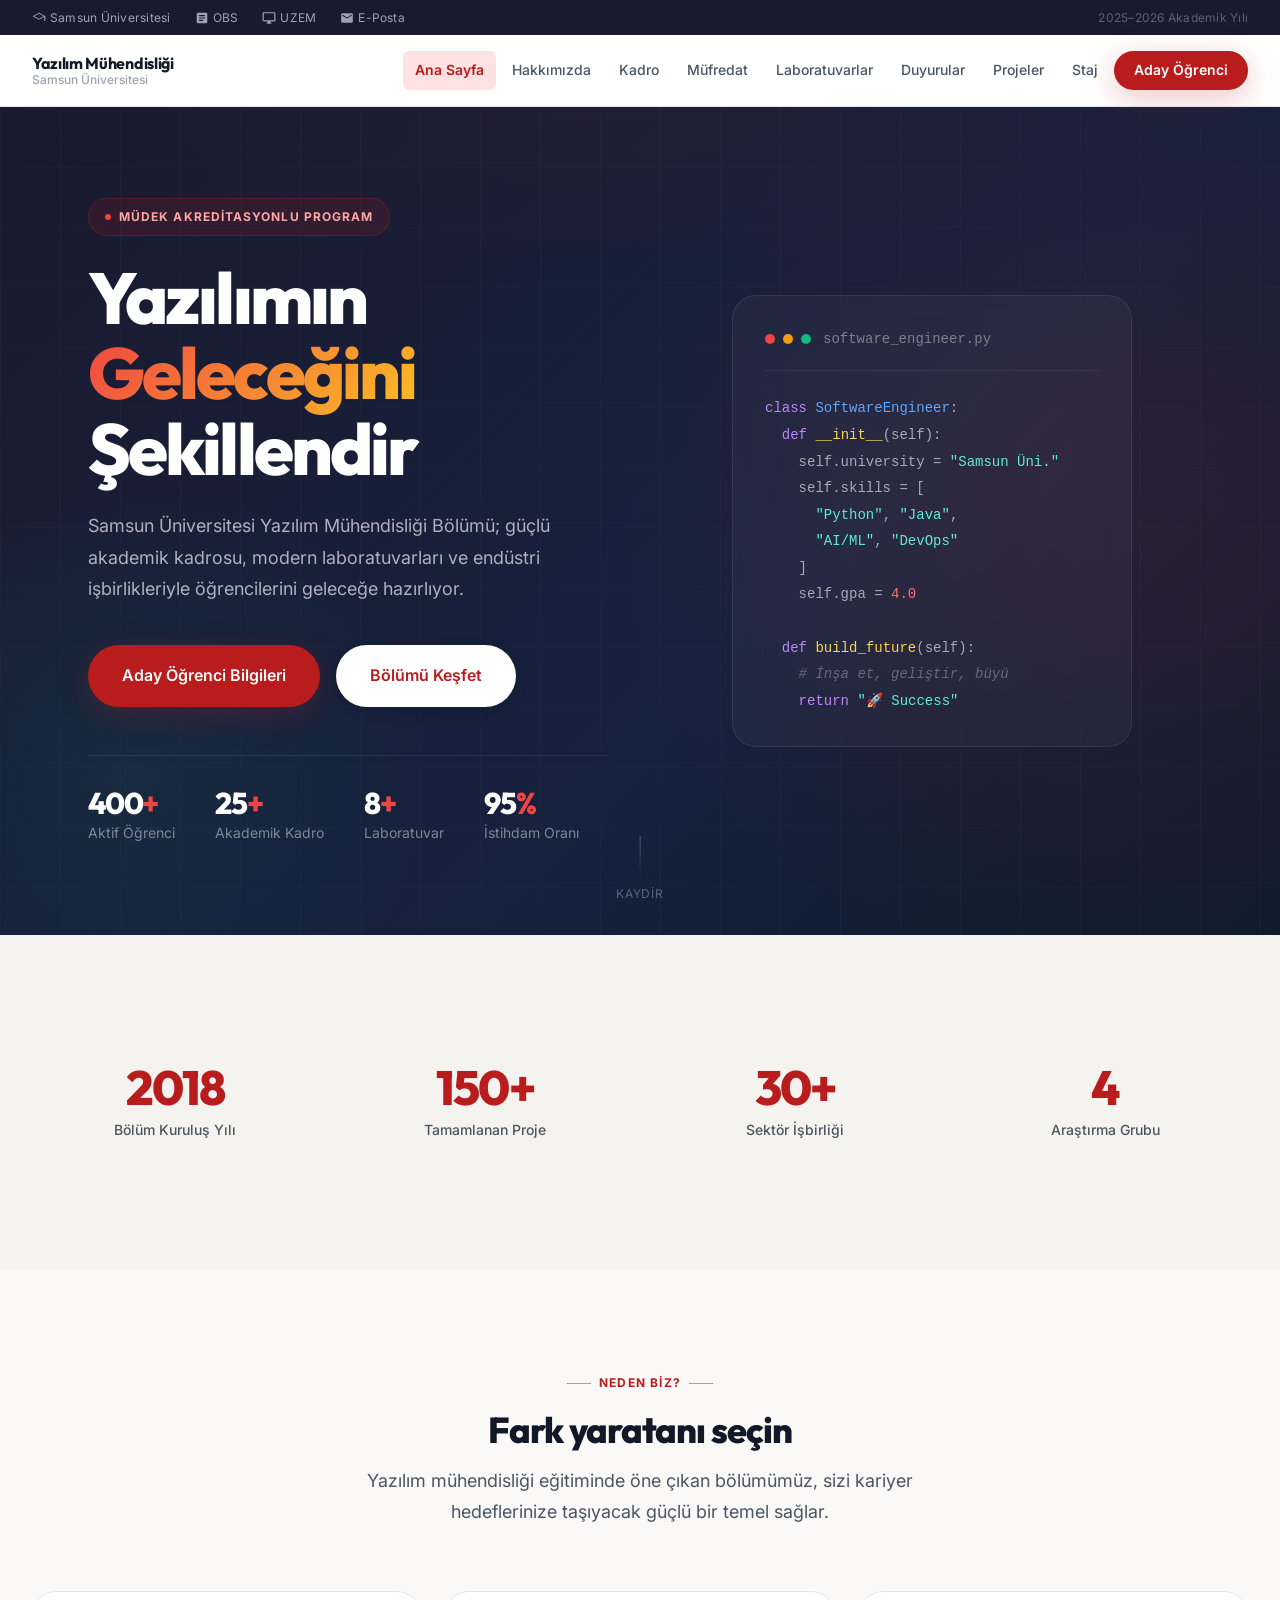
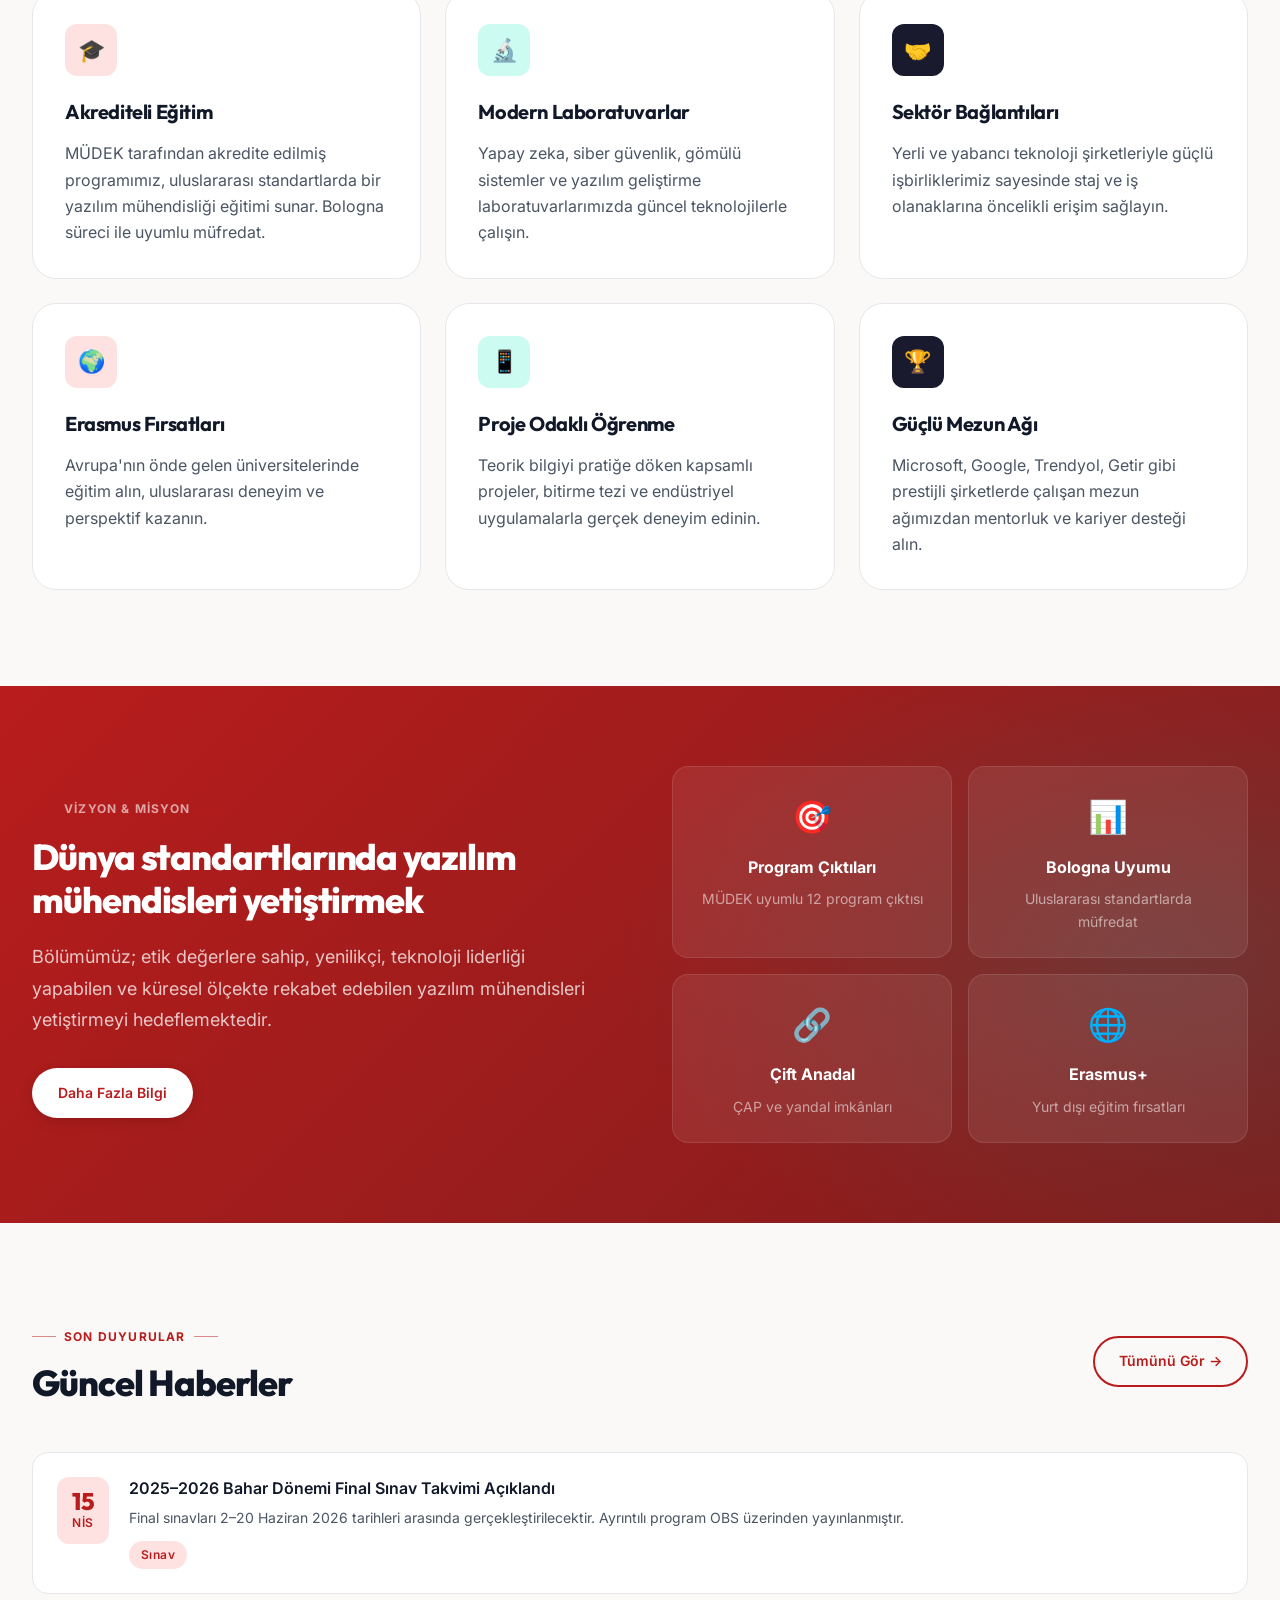
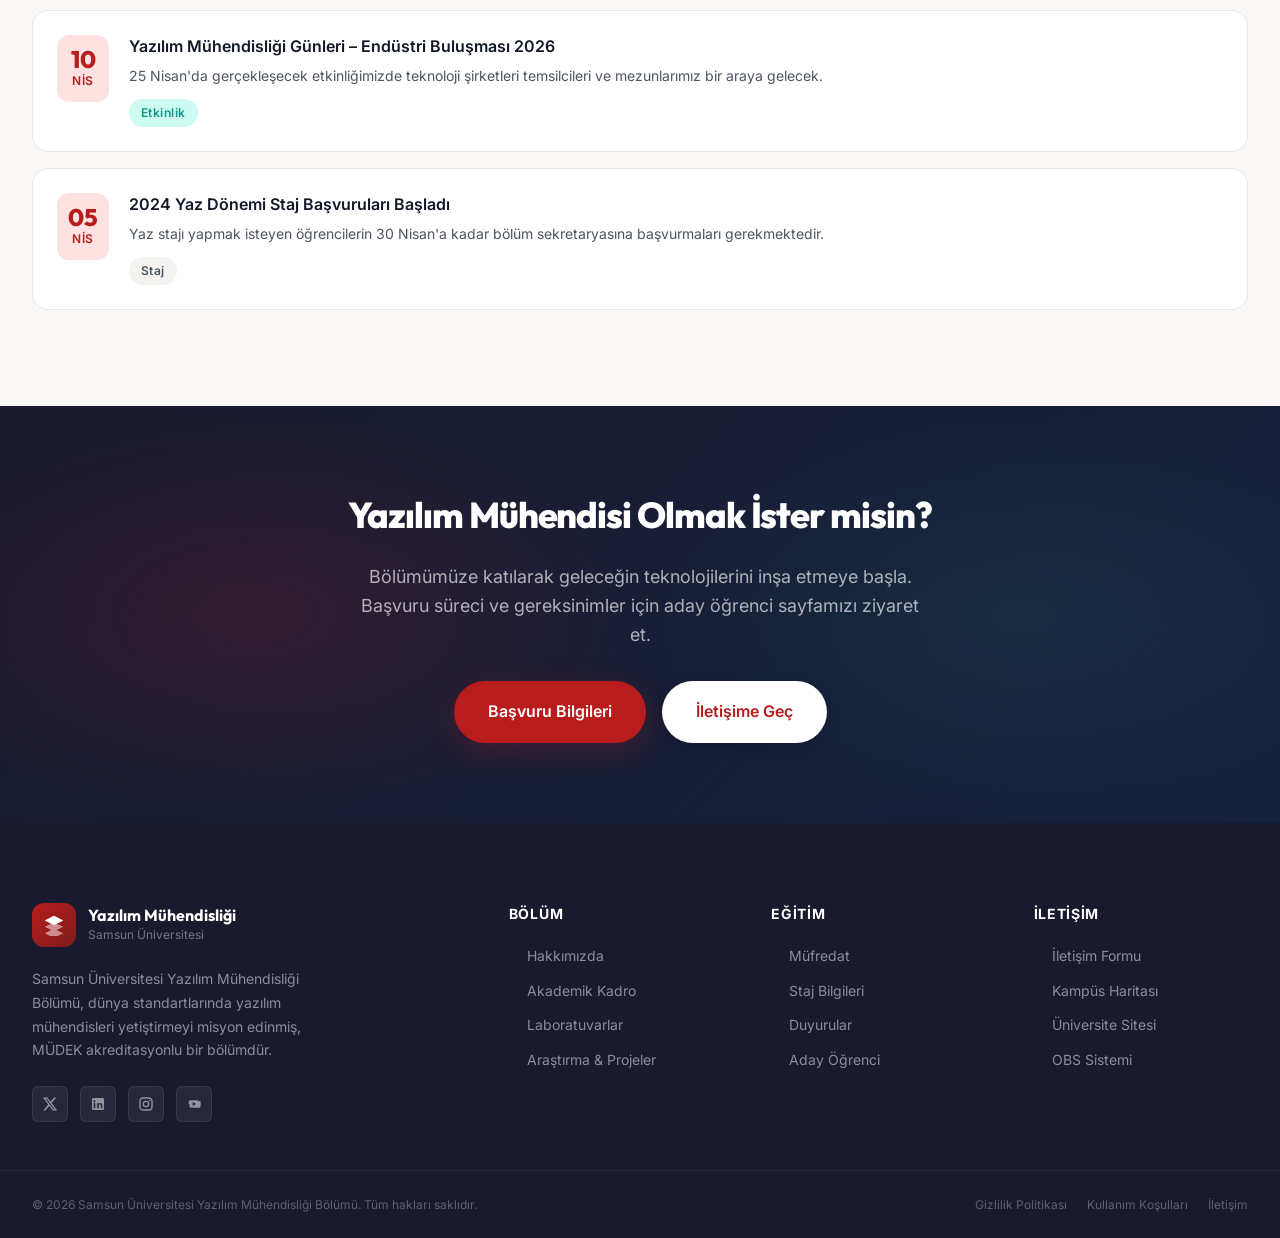
<file: index.html>
<!DOCTYPE html>
<html lang="tr">
<head>
  <meta charset="UTF-8" />
  <meta name="viewport" content="width=device-width, initial-scale=1.0" />
  <meta name="description" content="Samsun Üniversitesi Yazılım Mühendisliği Bölümü — Geleceğin yazılım mühendislerini yetiştiren, araştırma ve inovasyona odaklanan modern bir bölüm." />
  <title>Ana Sayfa — Yazılım Mühendisliği | Samsun Üniversitesi</title>
  <link rel="stylesheet" href="style.css" />
</head>
<body>

<!-- ─── TOP BAR ───────────────────────────────────────── -->
<div class="top-bar">
  <div class="top-bar-inner">
    <div class="top-bar-links">
      <a href="https://samsun.edu.tr" target="_blank"><svg style="width:14px;height:14px;fill:currentColor" viewBox="0 0 24 24"><path d="M12 3L1 9l11 6 9-4.91V17h2V9L12 3zM3.89 9L12 4.58 20.11 9 12 13.42 3.89 9z"/></svg> Samsun Üniversitesi</a>
      <a href="https://obs.samsun.edu.tr" target="_blank"><svg style="width:14px;height:14px;fill:currentColor" viewBox="0 0 24 24"><path d="M19 3H5c-1.1 0-2 .9-2 2v14c0 1.1.9 2 2 2h14c1.1 0 2-.9 2-2V5c0-1.1-.9-2-2-2zm-5 14H7v-2h7v2zm3-4H7v-2h10v2zm0-4H7V7h10v2z"/></svg> OBS</a>
      <a href="https://uzem.samsun.edu.tr" target="_blank"><svg style="width:14px;height:14px;fill:currentColor" viewBox="0 0 24 24"><path d="M21 2H3c-1.1 0-2 .9-2 2v12c0 1.1.9 2 2 2h7l-2 3v1h8v-1l-2-3h7c1.1 0 2-.9 2-2V4c0-1.1-.9-2-2-2zm0 14H3V4h18v12z"/></svg> UZEM</a>
      <a href="http://eposta.samsun.edu.tr" target="_blank"><svg style="width:14px;height:14px;fill:currentColor" viewBox="0 0 24 24"><path d="M20 4H4c-1.1 0-1.99.9-1.99 2L2 18c0 1.1.9 2 2 2h16c1.1 0 2-.9 2-2V6c0-1.1-.9-2-2-2zm0 4l-8 5-8-5V6l8 5 8-5v2z"/></svg> E-Posta</a>
    </div>
    <div class="top-bar-right">
      <span>2025–2026 Akademik Yılı</span>
    </div>
  </div>
</div>

<!-- ─── HEADER ────────────────────────────────────────── -->
<header id="site-header">
  <div class="nav-inner">
    <a href="index.html" class="nav-logo" id="logo-link">
      <div class="nav-logo-text">
        <div class="nav-logo-title">Yazılım Mühendisliği</div>
        <div class="nav-logo-sub">Samsun Üniversitesi</div>
      </div>
    </a>
    <nav id="main-nav">
      <a href="index.html" class="nav-link active" id="nav-home">Ana Sayfa</a>
      <a href="hakkimizda.html" class="nav-link" id="nav-about">Hakkımızda</a>
      <a href="kadro.html" class="nav-link" id="nav-staff">Kadro</a>
      <a href="mufredat.html" class="nav-link" id="nav-curriculum">Müfredat</a>
      <a href="laboratuvarlar.html" class="nav-link" id="nav-labs">Laboratuvarlar</a>
      <a href="duyurular.html" class="nav-link" id="nav-news">Duyurular</a>
      <a href="projeler.html" class="nav-link" id="nav-projects">Projeler</a>
      <a href="staj.html" class="nav-link" id="nav-internship">Staj</a>
      <a href="aday-ogrenci.html" class="nav-link nav-cta" id="nav-candidate">Aday Öğrenci</a>
    </nav>
  </div>
</header>

<!-- ─── HERO ──────────────────────────────────────────── -->
<section class="hero" id="hero-section">
  <div class="hero-inner">
    <div class="hero-content">
      <div class="hero-eyebrow" id="hero-eyebrow">
        <span class="hero-eyebrow-dot"></span>
        MÜDEK Akreditasyonlu Program
      </div>
      <h1 id="hero-title">
        Yazılımın<br/>
        <span class="hero-highlight">Geleceğini</span><br/>
        Şekillendir
      </h1>
      <p class="hero-desc" id="hero-desc">
        Samsun Üniversitesi Yazılım Mühendisliği Bölümü; güçlü akademik kadrosu, modern laboratuvarları ve endüstri işbirlikleriyle öğrencilerini geleceğe hazırlıyor.
      </p>
      <div class="hero-actions" id="hero-actions">
        <a href="aday-ogrenci.html" class="btn btn-primary btn-lg" id="hero-cta-primary">Aday Öğrenci Bilgileri</a>
        <a href="hakkimizda.html" class="btn btn-white btn-lg" id="hero-cta-secondary">Bölümü Keşfet</a>
      </div>
      <div class="hero-stats" id="hero-stats">
        <div class="hero-stat">
          <div class="hero-stat-value">400<span>+</span></div>
          <div class="hero-stat-label">Aktif Öğrenci</div>
        </div>
        <div class="hero-stat">
          <div class="hero-stat-value">25<span>+</span></div>
          <div class="hero-stat-label">Akademik Kadro</div>
        </div>
        <div class="hero-stat">
          <div class="hero-stat-value">8<span>+</span></div>
          <div class="hero-stat-label">Laboratuvar</div>
        </div>
        <div class="hero-stat">
          <div class="hero-stat-value">95<span>%</span></div>
          <div class="hero-stat-label">İstihdam Oranı</div>
        </div>
      </div>
    </div>
    <div class="hero-visual" id="hero-visual">
      <div class="hero-visual-card">
        <div class="hero-visual-top">
          <div class="hero-visual-dots">
            <div class="hero-visual-dot"></div>
            <div class="hero-visual-dot"></div>
            <div class="hero-visual-dot"></div>
          </div>
          <span class="hero-visual-title">software_engineer.py</span>
        </div>
        <div class="hero-code" id="hero-code">
          <div><span class="code-keyword">class</span> <span class="code-class">SoftwareEngineer</span>:</div>
          <div>&nbsp;&nbsp;<span class="code-keyword">def</span> <span class="code-fn">__init__</span>(self):</div>
          <div>&nbsp;&nbsp;&nbsp;&nbsp;self.university = <span class="code-string">"Samsun Üni."</span></div>
          <div>&nbsp;&nbsp;&nbsp;&nbsp;self.skills = [</div>
          <div>&nbsp;&nbsp;&nbsp;&nbsp;&nbsp;&nbsp;<span class="code-string">"Python"</span>, <span class="code-string">"Java"</span>,</div>
          <div>&nbsp;&nbsp;&nbsp;&nbsp;&nbsp;&nbsp;<span class="code-string">"AI/ML"</span>, <span class="code-string">"DevOps"</span></div>
          <div>&nbsp;&nbsp;&nbsp;&nbsp;]</div>
          <div>&nbsp;&nbsp;&nbsp;&nbsp;self.gpa = <span class="code-num">4.0</span></div>
          <div>&nbsp;</div>
          <div>&nbsp;&nbsp;<span class="code-keyword">def</span> <span class="code-fn">build_future</span>(self):</div>
          <div>&nbsp;&nbsp;&nbsp;&nbsp;<span class="code-comment"># İnşa et, geliştir, büyü</span></div>
          <div>&nbsp;&nbsp;&nbsp;&nbsp;<span class="code-keyword">return</span> <span class="code-string">"🚀 Success"</span></div>
        </div>
      </div>
    </div>
  </div>
  <div class="scroll-indicator" id="scroll-indicator">
    <div class="scroll-line"></div>
    KAYDİR
  </div>
</section>

<!-- ─── STATS BAR ──────────────────────────────────────── -->
<section class="section section-alt" id="stats-section">
  <div class="container">
    <div class="grid-4" id="stats-grid">
      <div class="stat-box">
        <div class="stat-value">2018</div>
        <div class="stat-label">Bölüm Kuruluş Yılı</div>
      </div>
      <div class="stat-box">
        <div class="stat-value">150+</div>
        <div class="stat-label">Tamamlanan Proje</div>
      </div>
      <div class="stat-box">
        <div class="stat-value">30+</div>
        <div class="stat-label">Sektör İşbirliği</div>
      </div>
      <div class="stat-box">
        <div class="stat-value">4</div>
        <div class="stat-label">Araştırma Grubu</div>
      </div>
    </div>
  </div>
</section>

<!-- ─── FEATURES ──────────────────────────────────────── -->
<section class="section" id="features-section">
  <div class="container">
    <div class="section-header">
      <div class="section-label">Neden Biz?</div>
      <h2 class="section-title">Fark yaratanı seçin</h2>
      <p class="section-desc">Yazılım mühendisliği eğitiminde öne çıkan bölümümüz, sizi kariyer hedeflerinize taşıyacak güçlü bir temel sağlar.</p>
    </div>
    <div class="grid-3" id="features-grid">
      <div class="card" id="feature-1">
        <div class="card-icon card-icon-primary">🎓</div>
        <h3 class="card-title">Akrediteli Eğitim</h3>
        <p class="card-text">MÜDEK tarafından akredite edilmiş programımız, uluslararası standartlarda bir yazılım mühendisliği eğitimi sunar. Bologna süreci ile uyumlu müfredat.</p>
      </div>
      <div class="card" id="feature-2">
        <div class="card-icon card-icon-accent">🔬</div>
        <h3 class="card-title">Modern Laboratuvarlar</h3>
        <p class="card-text">Yapay zeka, siber güvenlik, gömülü sistemler ve yazılım geliştirme laboratuvarlarımızda güncel teknolojilerle çalışın.</p>
      </div>
      <div class="card" id="feature-3">
        <div class="card-icon card-icon-dark">🤝</div>
        <h3 class="card-title">Sektör Bağlantıları</h3>
        <p class="card-text">Yerli ve yabancı teknoloji şirketleriyle güçlü işbirliklerimiz sayesinde staj ve iş olanaklarına öncelikli erişim sağlayın.</p>
      </div>
      <div class="card" id="feature-4">
        <div class="card-icon card-icon-primary">🌍</div>
        <h3 class="card-title">Erasmus Fırsatları</h3>
        <p class="card-text">Avrupa'nın önde gelen üniversitelerinde eğitim alın, uluslararası deneyim ve perspektif kazanın.</p>
      </div>
      <div class="card" id="feature-5">
        <div class="card-icon card-icon-accent">📱</div>
        <h3 class="card-title">Proje Odaklı Öğrenme</h3>
        <p class="card-text">Teorik bilgiyi pratiğe döken kapsamlı projeler, bitirme tezi ve endüstriyel uygulamalarla gerçek deneyim edinin.</p>
      </div>
      <div class="card" id="feature-6">
        <div class="card-icon card-icon-dark">🏆</div>
        <h3 class="card-title">Güçlü Mezun Ağı</h3>
        <p class="card-text">Microsoft, Google, Trendyol, Getir gibi prestijli şirketlerde çalışan mezun ağımızdan mentorluk ve kariyer desteği alın.</p>
      </div>
    </div>
  </div>
</section>

<!-- ─── INFO STRIP ─────────────────────────────────────── -->
<section class="info-strip" id="info-strip">
  <div class="container">
    <div style="display:grid;grid-template-columns:1fr 1fr;gap:var(--space-16);align-items:center">
      <div>
        <div class="section-label" style="color:rgba(255,255,255,.6)">Vizyon & Misyon</div>
        <h2 style="font-family:var(--font-display);font-size:clamp(var(--text-2xl),4vw,var(--text-4xl));font-weight:800;color:white;letter-spacing:-0.03em;margin-bottom:var(--space-5);line-height:1.2">
          Dünya standartlarında yazılım mühendisleri yetiştirmek
        </h2>
        <p style="color:rgba(255,255,255,.75);font-size:var(--text-lg);line-height:1.75;margin-bottom:var(--space-8)">
          Bölümümüz; etik değerlere sahip, yenilikçi, teknoloji liderliği yapabilen ve küresel ölçekte rekabet edebilen yazılım mühendisleri yetiştirmeyi hedeflemektedir.
        </p>
        <a href="hakkimizda.html" class="btn btn-white" id="info-strip-btn">Daha Fazla Bilgi</a>
      </div>
      <div style="display:grid;grid-template-columns:1fr 1fr;gap:var(--space-4)">
        <div style="background:rgba(255,255,255,.08);border:1px solid rgba(255,255,255,.1);border-radius:var(--radius-lg);padding:var(--space-6);text-align:center">
          <div style="font-size:32px;margin-bottom:var(--space-3)">🎯</div>
          <div style="font-weight:700;color:white;margin-bottom:var(--space-2)">Program Çıktıları</div>
          <div style="color:rgba(255,255,255,.55);font-size:var(--text-sm)">MÜDEK uyumlu 12 program çıktısı</div>
        </div>
        <div style="background:rgba(255,255,255,.08);border:1px solid rgba(255,255,255,.1);border-radius:var(--radius-lg);padding:var(--space-6);text-align:center">
          <div style="font-size:32px;margin-bottom:var(--space-3)">📊</div>
          <div style="font-weight:700;color:white;margin-bottom:var(--space-2)">Bologna Uyumu</div>
          <div style="color:rgba(255,255,255,.55);font-size:var(--text-sm)">Uluslararası standartlarda müfredat</div>
        </div>
        <div style="background:rgba(255,255,255,.08);border:1px solid rgba(255,255,255,.1);border-radius:var(--radius-lg);padding:var(--space-6);text-align:center">
          <div style="font-size:32px;margin-bottom:var(--space-3)">🔗</div>
          <div style="font-weight:700;color:white;margin-bottom:var(--space-2)">Çift Anadal</div>
          <div style="color:rgba(255,255,255,.55);font-size:var(--text-sm)">ÇAP ve yandal imkânları</div>
        </div>
        <div style="background:rgba(255,255,255,.08);border:1px solid rgba(255,255,255,.1);border-radius:var(--radius-lg);padding:var(--space-6);text-align:center">
          <div style="font-size:32px;margin-bottom:var(--space-3)">🌐</div>
          <div style="font-weight:700;color:white;margin-bottom:var(--space-2)">Erasmus+</div>
          <div style="color:rgba(255,255,255,.55);font-size:var(--text-sm)">Yurt dışı eğitim fırsatları</div>
        </div>
      </div>
    </div>
  </div>
</section>

<!-- ─── LATEST ANNOUNCEMENTS ───────────────────────────── -->
<section class="section" id="announcements-section">
  <div class="container">
    <div class="flex-between mb-12" id="announcements-header">
      <div>
        <div class="section-label" style="justify-content:flex-start">Son Duyurular</div>
        <h2 class="section-title" style="text-align:left;margin-bottom:0">Güncel Haberler</h2>
      </div>
      <a href="duyurular.html" class="btn btn-secondary" id="all-announcements-btn">Tümünü Gör →</a>
    </div>
    <div style="display:flex;flex-direction:column;gap:var(--space-4)" id="announcements-list">
      <div class="announce-card">
        <div class="announce-date">
          <div class="announce-date-day">15</div>
          <div class="announce-date-month">Nis</div>
        </div>
        <div class="announce-body">
          <h3>2025–2026 Bahar Dönemi Final Sınav Takvimi Açıklandı</h3>
          <p>Final sınavları 2–20 Haziran 2026 tarihleri arasında gerçekleştirilecektir. Ayrıntılı program OBS üzerinden yayınlanmıştır.</p>
          <div class="announce-tag"><span class="badge badge-primary">Sınav</span></div>
        </div>
      </div>
      <div class="announce-card">
        <div class="announce-date">
          <div class="announce-date-day">10</div>
          <div class="announce-date-month">Nis</div>
        </div>
        <div class="announce-body">
          <h3>Yazılım Mühendisliği Günleri – Endüstri Buluşması 2026</h3>
          <p>25 Nisan'da gerçekleşecek etkinliğimizde teknoloji şirketleri temsilcileri ve mezunlarımız bir araya gelecek.</p>
          <div class="announce-tag"><span class="badge badge-accent">Etkinlik</span></div>
        </div>
      </div>
      <div class="announce-card">
        <div class="announce-date">
          <div class="announce-date-day">05</div>
          <div class="announce-date-month">Nis</div>
        </div>
        <div class="announce-body">
          <h3>2024 Yaz Dönemi Staj Başvuruları Başladı</h3>
          <p>Yaz stajı yapmak isteyen öğrencilerin 30 Nisan'a kadar bölüm sekretaryasına başvurmaları gerekmektedir.</p>
          <div class="announce-tag"><span class="badge badge-neutral">Staj</span></div>
        </div>
      </div>
    </div>
  </div>
</section>

<!-- ─── CTA ────────────────────────────────────────────── -->
<section class="cta-strip" id="cta-section">
  <div class="container">
    <h2>Yazılım Mühendisi Olmak İster misin?</h2>
    <p>Bölümümüze katılarak geleceğin teknolojilerini inşa etmeye başla. Başvuru süreci ve gereksinimler için aday öğrenci sayfamızı ziyaret et.</p>
    <div class="cta-buttons" id="cta-buttons">
      <a href="aday-ogrenci.html" class="btn btn-primary btn-lg" id="cta-primary">Başvuru Bilgileri</a>
      <a href="iletisim.html" class="btn btn-white btn-lg" id="cta-secondary">İletişime Geç</a>
    </div>
  </div>
</section>

<!-- ─── FOOTER ─────────────────────────────────────────── -->
<footer id="site-footer">
  <div class="footer-top">
    <div class="container">
      <div class="footer-grid">
        <div class="footer-brand">
          <a href="index.html" class="footer-logo" id="footer-logo">
            <div class="footer-logo-icon">
              <svg viewBox="0 0 24 24"><path d="M12 2L2 7l10 5 10-5-10-5zm0 7L2 14l10 5 10-5-10-5zm0 7L2 21l10 5 10-5-10-5z" opacity=".5" fill="white"/><path d="M12 2L2 7l10 5 10-5-10-5z" fill="white"/></svg>
            </div>
            <div>
              <div class="footer-logo-text">Yazılım Mühendisliği</div>
              <div class="footer-logo-sub">Samsun Üniversitesi</div>
            </div>
          </a>
          <p class="footer-brand-desc">Samsun Üniversitesi Yazılım Mühendisliği Bölümü, dünya standartlarında yazılım mühendisleri yetiştirmeyi misyon edinmiş, MÜDEK akreditasyonlu bir bölümdür.</p>
          <div class="footer-social">
            <a href="#" class="footer-social-link" id="footer-social-twitter" title="Twitter"><svg style="width:16px;height:16px;fill:currentColor" viewBox="0 0 24 24"><path d="M18.244 2.25h3.308l-7.227 8.26 8.502 11.24H16.17l-5.214-6.817L4.99 21.75H1.68l7.73-8.835L1.254 2.25H8.08l4.713 6.231zm-1.161 17.52h1.833L7.084 4.126H5.117z"/></svg></a>
            <a href="#" class="footer-social-link" id="footer-social-linkedin" title="LinkedIn"><svg style="width:16px;height:16px;fill:currentColor" viewBox="0 0 24 24"><path d="M19 3a2 2 0 0 1 2 2v14a2 2 0 0 1-2 2H5a2 2 0 0 1-2-2V5a2 2 0 0 1 2-2h14m-.5 15.5v-5.3a2.7 2.7 0 0 0-2.7-2.7c-1.2 0-2.1.8-2.5 1.5v-1.5h-2.5v8h2.5v-4.5a1.5 1.5 0 0 1 1.5-1.5 1.5 1.5 0 0 1 1.5 1.5v4.5h2.2M8 10.5H5.5v8H8v-8M6.7 6.2c-.8 0-1.5.7-1.5 1.5s.7 1.5 1.5 1.5 1.5-.7 1.5-1.5-.7-1.5-1.5-1.5z"/></svg></a>
            <a href="#" class="footer-social-link" id="footer-social-instagram" title="Instagram"><svg style="width:16px;height:16px;fill:currentColor" viewBox="0 0 24 24"><path d="M7.8 2h8.4C19.4 2 22 4.6 22 7.8v8.4a5.8 5.8 0 0 1-5.8 5.8H7.8C4.6 22 2 19.4 2 16.2V7.8A5.8 5.8 0 0 1 7.8 2m-.2 2A3.6 3.6 0 0 0 4 7.6v8.8C4 18.4 5.6 20 7.6 20h8.8c2 0 3.6-1.6 3.6-3.6V7.6C20 5.6 18.4 4 16.4 4H7.6m9.65 1.5a1.25 1.25 0 0 1 1.25 1.25A1.25 1.25 0 0 1 17.25 8 1.25 1.25 0 0 1 16 6.75a1.25 1.25 0 0 1 1.25-1.25M12 7a5 5 0 0 1 5 5 5 5 0 0 1-5 5 5 5 0 0 1-5-5 5 5 0 0 1 5-5m0 2a3 3 0 0 0-3 3 3 3 0 0 0 3 3 3 3 0 0 0 3-3 3 3 0 0 0-3-3z"/></svg></a>
            <a href="#" class="footer-social-link" id="footer-social-youtube" title="YouTube"><svg style="width:16px;height:16px;fill:currentColor" viewBox="0 0 24 24"><path d="M10 15l5.19-3L10 9v6m11.56-7.83c.13.47.22 1.1.28 1.9.07.8.1 1.49.1 2.09L22 12c0 .6-.03 1.29-.1 2.09-.06.8-.15 1.43-.28 1.9-.13.47-.35.83-.66 1.08-.31.25-.69.41-1.12.48-.43.07-1.1.13-2 .18-.9.05-1.78.07-2.64.07H12c-.86 0-1.74-.02-2.64-.07-.9-.05-1.57-.11-2-.18-.43-.07-.81-.23-1.12-.48-.31-.25-.53-.61-.66-1.08-.13-.47-.22-1.1-.28-1.9-.07-.8-.1-1.49-.1-2.09L4 12c0-.6.03-1.29.1-2.09.06-.8.15-1.43.28-1.9.13-.47.35-.83.66-1.08.31-.25.69-.41 1.12-.48.43-.07 1.1-.13 2-.18.9-.05 1.78-.07 2.64-.07H12c.86 0 1.74.02 2.64.07.9.05 1.57.11 2 .18.43.07.81.23 1.12.48.31.25.53.61.66 1.08z"/></svg></a>
          </div>
        </div>
        <div>
          <div class="footer-col-title">Bölüm</div>
          <div class="footer-links">
            <a href="hakkimizda.html" id="footer-link-about">Hakkımızda</a>
            <a href="kadro.html" id="footer-link-staff">Akademik Kadro</a>
            <a href="laboratuvarlar.html" id="footer-link-labs">Laboratuvarlar</a>
            <a href="projeler.html" id="footer-link-projects">Araştırma & Projeler</a>
          </div>
        </div>
        <div>
          <div class="footer-col-title">Eğitim</div>
          <div class="footer-links">
            <a href="mufredat.html" id="footer-link-curriculum">Müfredat</a>
            <a href="staj.html" id="footer-link-internship">Staj Bilgileri</a>
            <a href="duyurular.html" id="footer-link-announcements">Duyurular</a>
            <a href="aday-ogrenci.html" id="footer-link-candidate">Aday Öğrenci</a>
          </div>
        </div>
        <div>
          <div class="footer-col-title">İletişim</div>
          <div class="footer-links">
            <a href="iletisim.html" id="footer-link-contact">İletişim Formu</a>
            <a href="https://goo.gl/maps" target="_blank" id="footer-link-map">Kampüs Haritası</a>
            <a href="https://samsun.edu.tr" target="_blank" id="footer-link-uni">Üniversite Sitesi</a>
            <a href="https://obs.samsun.edu.tr" target="_blank" id="footer-link-obs">OBS Sistemi</a>
          </div>
        </div>
      </div>
    </div>
  </div>
  <div class="footer-bottom">
    <div class="container">
      <div class="footer-bottom-inner">
        <div>© 2026 Samsun Üniversitesi Yazılım Mühendisliği Bölümü. Tüm hakları saklıdır.</div>
        <div class="footer-bottom-links">
          <a href="#" id="footer-privacy">Gizlilik Politikası</a>
          <a href="#" id="footer-terms">Kullanım Koşulları</a>
          <a href="iletisim.html" id="footer-contact-link">İletişim</a>
        </div>
      </div>
    </div>
  </div>
</footer>

<script>
  // Sticky header shadow
  const header = document.getElementById('site-header');
  window.addEventListener('scroll', () => {
    header.classList.toggle('scrolled', window.scrollY > 10);
  });
</script>
</body>
</html>
</file>
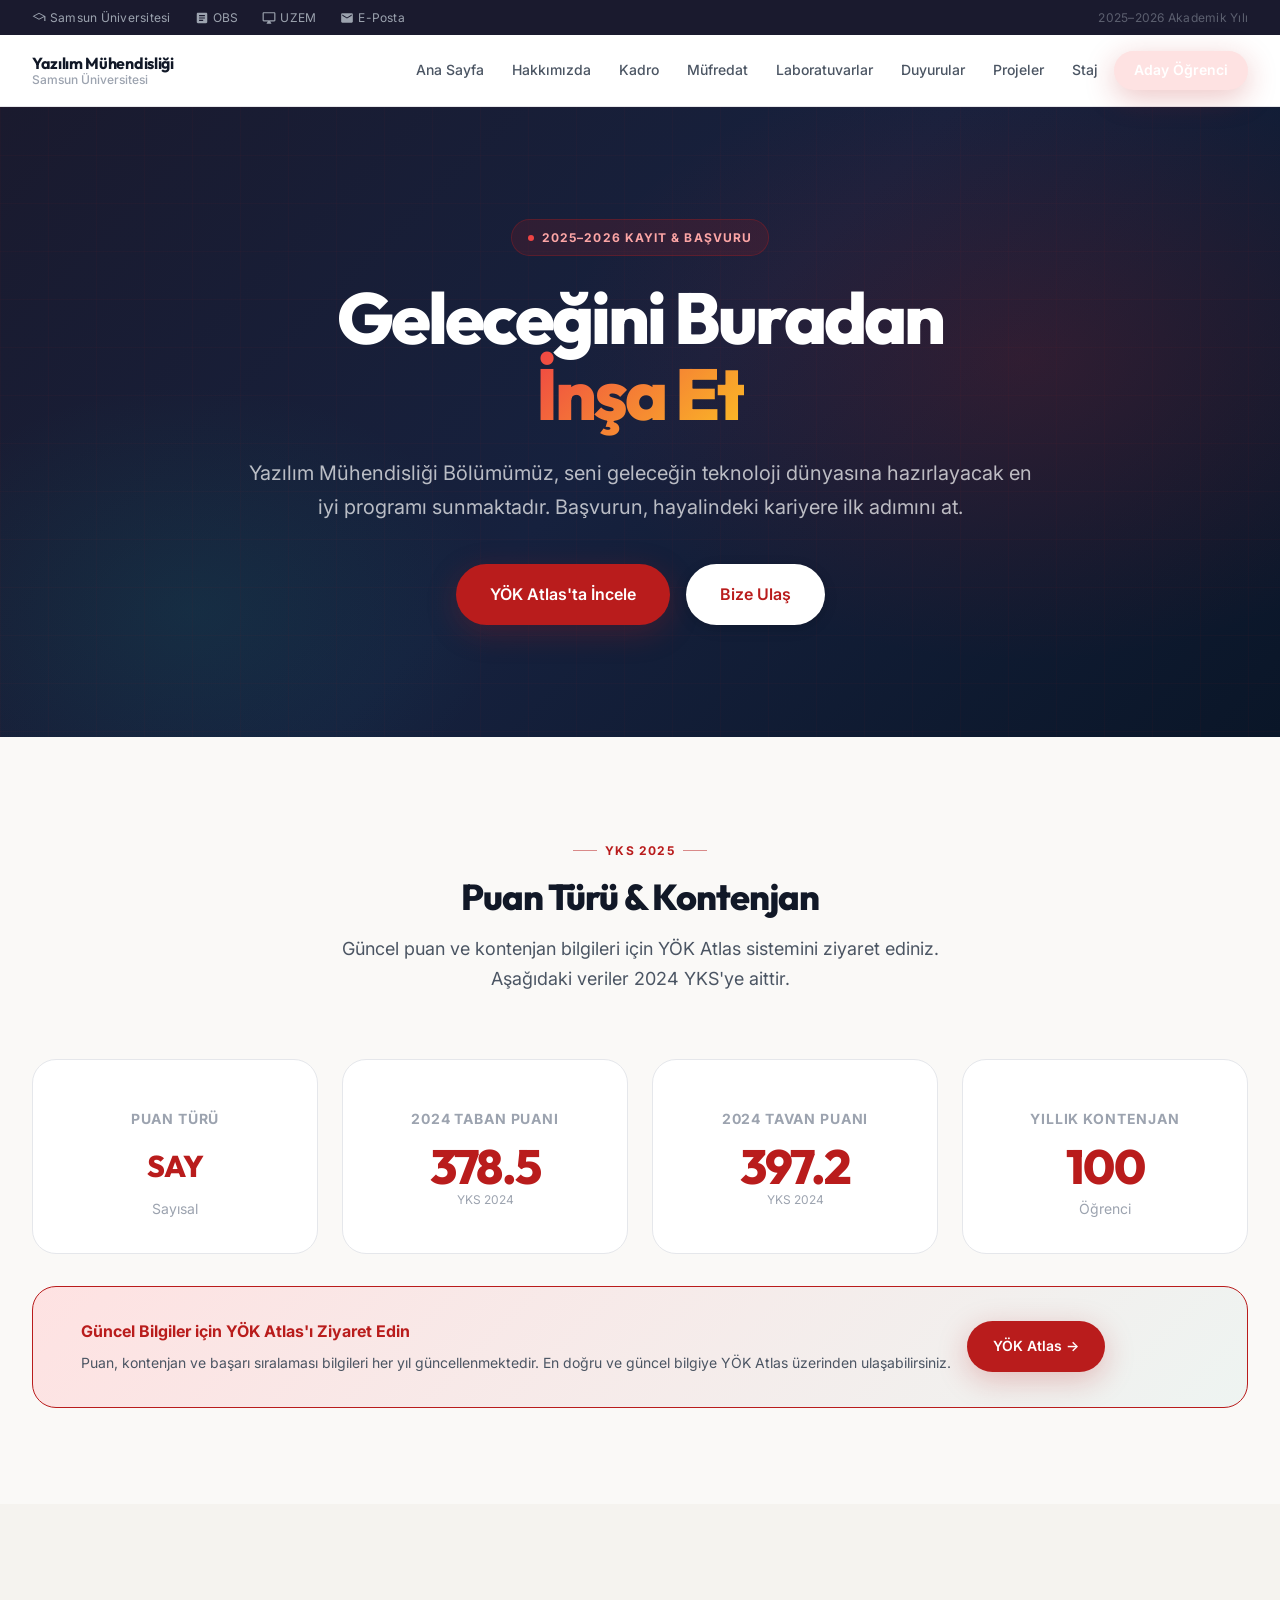
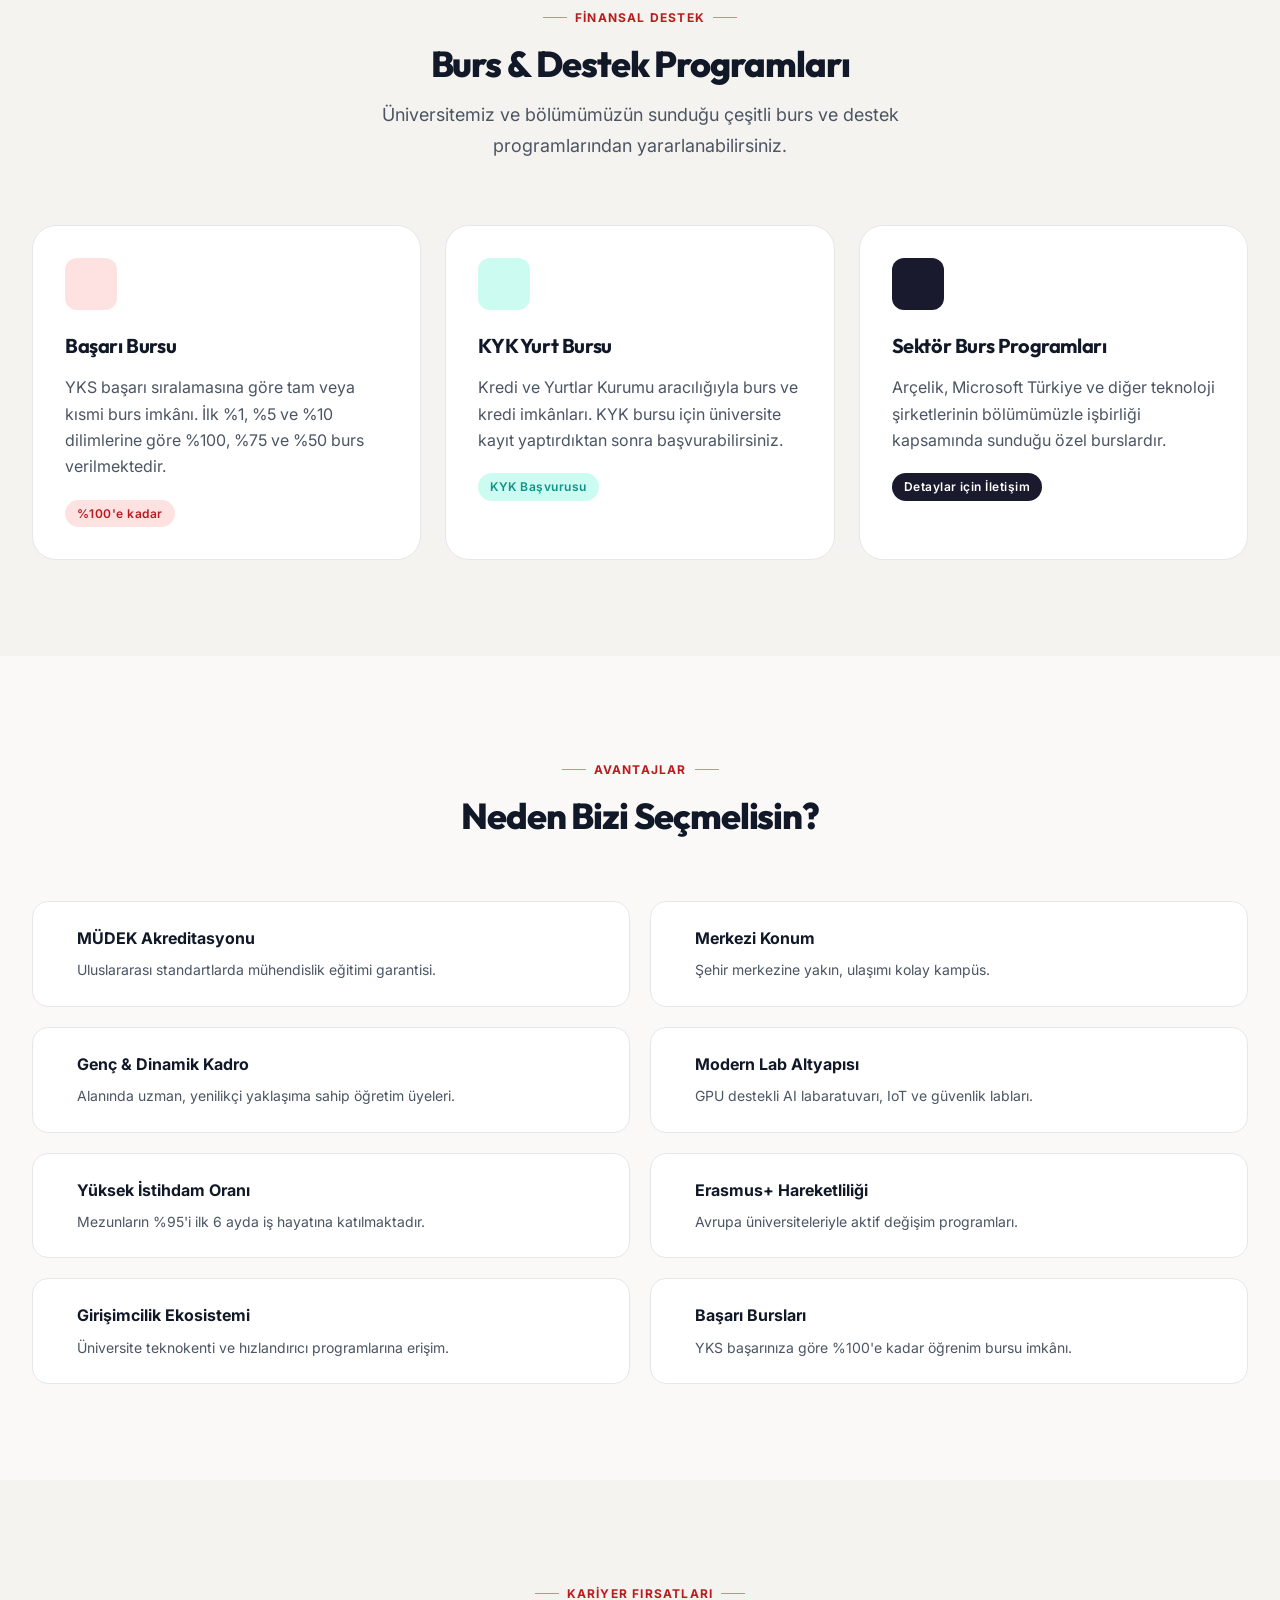
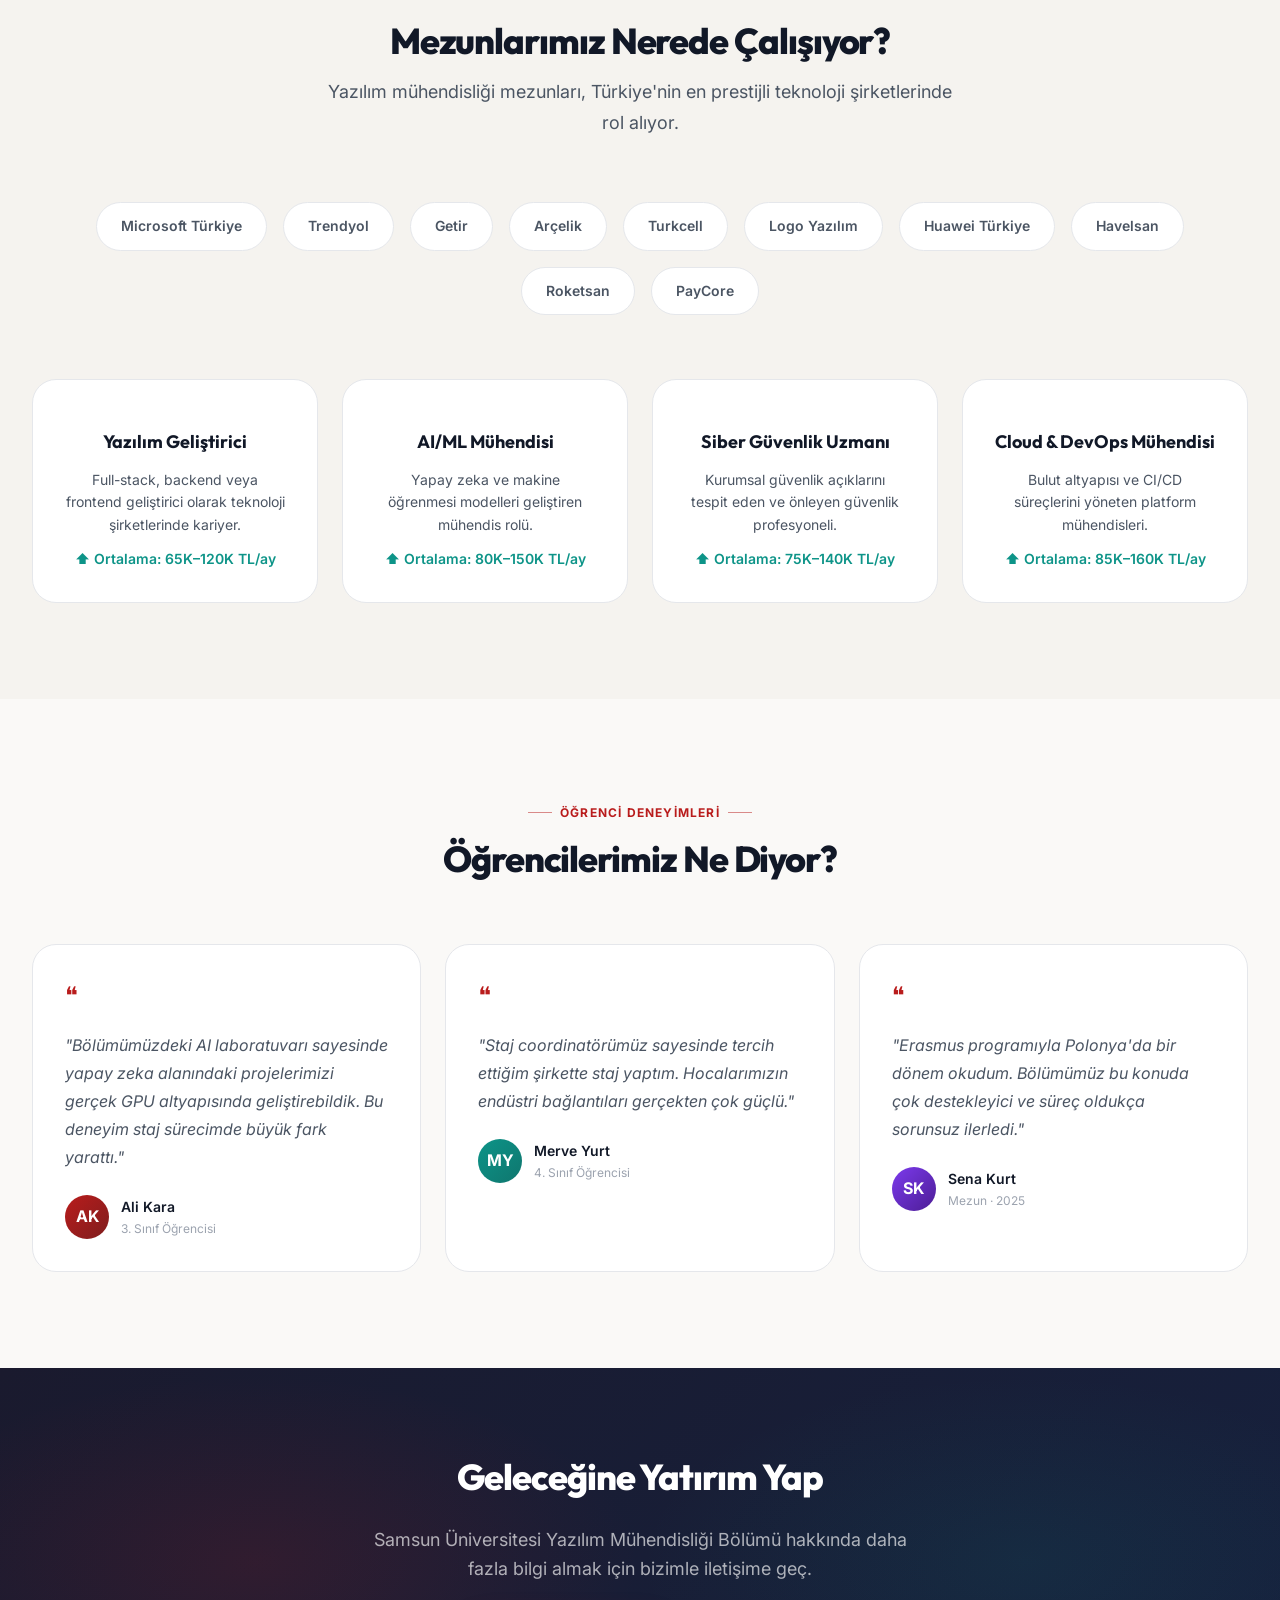
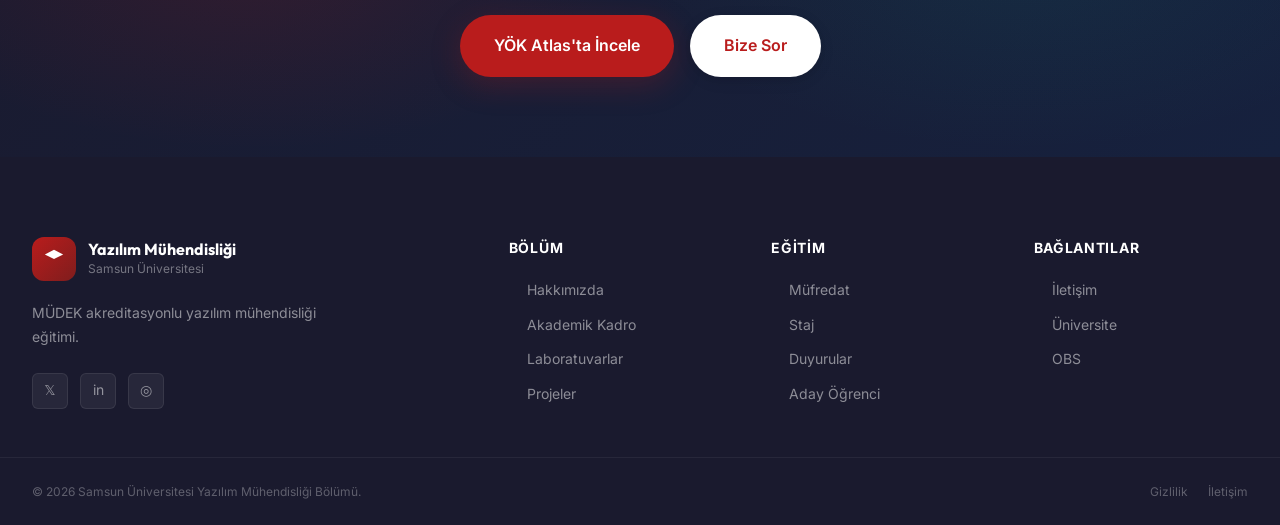
<file: aday-ogrenci.html>
<!DOCTYPE html>
<html lang="tr">
<head>
  <meta charset="UTF-8" />
  <meta name="viewport" content="width=device-width, initial-scale=1.0" />
  <meta name="description" content="Samsun Üniversitesi Yazılım Mühendisliği Bölümü'ne başvurmak isteyen aday öğrenciler için puan türleri, kontenjanlar, burslar ve kariyer bilgileri." />
  <title>Aday Öğrenci — Yazılım Mühendisliği | Samsun Üniversitesi</title>
  <link rel="stylesheet" href="style.css" />
  <style>
    .admission-hero {
      background: linear-gradient(135deg, var(--bg-dark) 0%, var(--bg-dark2) 50%, #0a1628 100%);
      min-height: 70vh;
      display:flex; align-items:center;
      position: relative; overflow:hidden;
      padding: var(--space-24) 0;
    }
    .admission-hero::before {
      content:''; position:absolute; inset:0;
      background:
        radial-gradient(ellipse 60% 80% at 80% 40%, rgba(185,28,28,.18) 0%, transparent 60%),
        radial-gradient(ellipse 40% 60% at 15% 80%, rgba(13,148,136,.12) 0%, transparent 60%);
    }
    .admission-hero::after {
      content:''; position:absolute; inset:0;
      background:
        linear-gradient(rgba(185,28,28,.04) 1px, transparent 1px),
        linear-gradient(90deg, rgba(185,28,28,.04) 1px, transparent 1px);
      background-size: 48px 48px;
    }
    .score-card {
      background:var(--bg-card); border:1px solid var(--border);
      border-radius:var(--radius-xl); padding:var(--space-8);
      transition:var(--transition-base); text-align:center;
    }
    .score-card:hover { box-shadow:var(--shadow-lg); transform:translateY(-4px); border-color:var(--primary); }
    .score-value { font-family:var(--font-display); font-size:var(--text-5xl); font-weight:800; color:var(--primary); letter-spacing:-0.04em; line-height:1; }
    .score-label { font-size:var(--text-sm); color:var(--text-muted); margin-top:var(--space-2); }
    .score-year { font-size:var(--text-xs); color:var(--text-muted); }

    .why-item {
      display:flex; gap:var(--space-5); align-items:flex-start;
      padding:var(--space-6);
      background:var(--bg-card); border:1px solid var(--border);
      border-radius:var(--radius-lg); transition:var(--transition-base);
    }
    .why-item:hover { border-color:var(--accent); box-shadow:var(--shadow-sm); transform:translateX(4px); }
    .why-icon { font-size:28px; flex-shrink:0; }
    .why-title { font-weight:700; font-size:var(--text-base); color:var(--text-primary); margin-bottom:var(--space-2); }
    .why-text { font-size:var(--text-sm); color:var(--text-secondary); line-height:1.6; }

    .career-card {
      background:var(--bg-card); border:1px solid var(--border);
      border-radius:var(--radius-xl); padding:var(--space-8);
      text-align:center; transition:var(--transition-base);
    }
    .career-card:hover { box-shadow:var(--shadow-lg); transform:translateY(-4px); }
    .career-emoji { font-size:40px; margin-bottom:var(--space-4); }
    .career-title { font-family:var(--font-display); font-size:var(--text-lg); font-weight:700; color:var(--text-primary); margin-bottom:var(--space-3); }
    .career-salary { font-size:var(--text-sm); color:var(--accent); font-weight:600; margin-top:var(--space-3); }

    .company-logo-strip {
      display:flex; flex-wrap:wrap; gap:var(--space-4); justify-content:center; align-items:center;
    }
    .company-badge {
      padding: var(--space-3) var(--space-6);
      background:var(--bg-card); border:1px solid var(--border);
      border-radius:var(--radius-full);
      font-size:var(--text-sm); font-weight:600;
      color:var(--text-secondary); transition:var(--transition-fast);
    }
    .company-badge:hover { border-color:var(--primary); color:var(--primary); background:var(--primary-ultra); }
  </style>
</head>
<body>

<div class="top-bar">
  <div class="top-bar-inner">
    <div class="top-bar-links">
      <a href="https://samsun.edu.tr" target="_blank"><svg style="width:14px;height:14px;fill:currentColor" viewBox="0 0 24 24"><path d="M12 3L1 9l11 6 9-4.91V17h2V9L12 3zM3.89 9L12 4.58 20.11 9 12 13.42 3.89 9z"/></svg> Samsun Üniversitesi</a>
      <a href="https://obs.samsun.edu.tr" target="_blank"><svg style="width:14px;height:14px;fill:currentColor" viewBox="0 0 24 24"><path d="M19 3H5c-1.1 0-2 .9-2 2v14c0 1.1.9 2 2 2h14c1.1 0 2-.9 2-2V5c0-1.1-.9-2-2-2zm-5 14H7v-2h7v2zm3-4H7v-2h10v2zm0-4H7V7h10v2z"/></svg> OBS</a>
      <a href="https://uzem.samsun.edu.tr" target="_blank"><svg style="width:14px;height:14px;fill:currentColor" viewBox="0 0 24 24"><path d="M21 2H3c-1.1 0-2 .9-2 2v12c0 1.1.9 2 2 2h7l-2 3v1h8v-1l-2-3h7c1.1 0 2-.9 2-2V4c0-1.1-.9-2-2-2zm0 14H3V4h18v12z"/></svg> UZEM</a>
      <a href="http://eposta.samsun.edu.tr" target="_blank"><svg style="width:14px;height:14px;fill:currentColor" viewBox="0 0 24 24"><path d="M20 4H4c-1.1 0-1.99.9-1.99 2L2 18c0 1.1.9 2 2 2h16c1.1 0 2-.9 2-2V6c0-1.1-.9-2-2-2zm0 4l-8 5-8-5V6l8 5 8-5v2z"/></svg> E-Posta</a>
    </div>
    <div class="top-bar-right"><span>2025–2026 Akademik Yılı</span></div>
  </div>
</div>

<header id="site-header">
  <div class="nav-inner">
    <a href="index.html" class="nav-logo" id="logo-link">
      <div class="nav-logo-text">
        <div class="nav-logo-title">Yazılım Mühendisliği</div>
        <div class="nav-logo-sub">Samsun Üniversitesi</div>
      </div>
    </a>
    <nav>
      <a href="index.html" class="nav-link">Ana Sayfa</a>
      <a href="hakkimizda.html" class="nav-link">Hakkımızda</a>
      <a href="kadro.html" class="nav-link">Kadro</a>
      <a href="mufredat.html" class="nav-link">Müfredat</a>
      <a href="laboratuvarlar.html" class="nav-link">Laboratuvarlar</a>
      <a href="duyurular.html" class="nav-link">Duyurular</a>
      <a href="projeler.html" class="nav-link">Projeler</a>
      <a href="staj.html" class="nav-link">Staj</a>
      <a href="aday-ogrenci.html" class="nav-link active nav-cta">Aday Öğrenci</a>
    </nav>
  </div>
</header>

<!-- ADMISSION HERO -->
<section class="admission-hero" id="admission-hero">
  <div class="container" style="position:relative;z-index:1">
    <div style="text-align:center;max-width:800px;margin:0 auto">
      <div class="hero-eyebrow" style="justify-content:center;margin-bottom:var(--space-6)">
        <span class="hero-eyebrow-dot"></span>
        2025–2026 Kayıt & Başvuru
      </div>
      <h1 style="font-family:var(--font-display);font-size:clamp(var(--text-4xl),7vw,var(--text-7xl));font-weight:800;color:white;letter-spacing:-0.04em;line-height:1.05;margin-bottom:var(--space-6)">
        Geleceğini Buradan<br/>
        <span style="background:linear-gradient(135deg,var(--primary-light),#FBBF24);-webkit-background-clip:text;-webkit-text-fill-color:transparent;background-clip:text">İnşa Et</span>
      </h1>
      <p style="font-size:var(--text-xl);color:rgba(255,255,255,.7);line-height:1.7;margin-bottom:var(--space-10)">
        Yazılım Mühendisliği Bölümümüz, seni geleceğin teknoloji dünyasına hazırlayacak en iyi programı sunmaktadır. Başvurun, hayalindeki kariyere ilk adımını at.
      </p>
      <div style="display:flex;gap:var(--space-4);justify-content:center;flex-wrap:wrap">
        <a href="https://yokatlas.yok.gov.tr/lisans.php?y=112771232" target="_blank" class="btn btn-primary btn-lg" id="yokatlas-btn">YÖK Atlas'ta İncele</a>
        <a href="iletisim.html" class="btn btn-white btn-lg" id="contact-btn-hero">Bize Ulaş</a>
      </div>
    </div>
  </div>
</section>

<!-- PUAN VE KONTEYJAN -->
<section class="section" id="quotas-section">
  <div class="container">
    <div class="section-header">
      <div class="section-label">YKS 2025</div>
      <h2 class="section-title">Puan Türü & Kontenjan</h2>
      <p class="section-desc">Güncel puan ve kontenjan bilgileri için YÖK Atlas sistemini ziyaret ediniz. Aşağıdaki veriler 2024 YKS'ye aittir.</p>
    </div>
    <div class="grid-4" id="score-cards">
      <div class="score-card" id="score-1">
        <div style="font-size:24px;margin-bottom:var(--space-4)"></div>
        <div style="font-size:var(--text-sm);font-weight:700;color:var(--text-muted);text-transform:uppercase;letter-spacing:0.06em;margin-bottom:var(--space-3)">Puan Türü</div>
        <div style="font-family:var(--font-display);font-size:var(--text-3xl);font-weight:800;color:var(--primary)">SAY</div>
        <div class="score-label">Sayısal</div>
      </div>
      <div class="score-card" id="score-2">
        <div style="font-size:24px;margin-bottom:var(--space-4)"></div>
        <div style="font-size:var(--text-sm);font-weight:700;color:var(--text-muted);text-transform:uppercase;letter-spacing:0.06em;margin-bottom:var(--space-3)">2024 Taban Puanı</div>
        <div class="score-value">378.5</div>
        <div class="score-year">YKS 2024</div>
      </div>
      <div class="score-card" id="score-3">
        <div style="font-size:24px;margin-bottom:var(--space-4)"></div>
        <div style="font-size:var(--text-sm);font-weight:700;color:var(--text-muted);text-transform:uppercase;letter-spacing:0.06em;margin-bottom:var(--space-3)">2024 Tavan Puanı</div>
        <div class="score-value">397.2</div>
        <div class="score-year">YKS 2024</div>
      </div>
      <div class="score-card" id="score-4">
        <div style="font-size:24px;margin-bottom:var(--space-4)"></div>
        <div style="font-size:var(--text-sm);font-weight:700;color:var(--text-muted);text-transform:uppercase;letter-spacing:0.06em;margin-bottom:var(--space-3)">Yıllık Kontenjan</div>
        <div class="score-value">100</div>
        <div class="score-label">Öğrenci</div>
      </div>
    </div>

    <div class="card" style="margin-top:var(--space-8);background:linear-gradient(135deg,var(--primary-ultra),rgba(13,148,136,.05));border-color:var(--primary)" id="atlas-info">
      <div style="display:flex;align-items:center;gap:var(--space-4)">
        <div style="font-size:32px"></div>
        <div>
          <div style="font-weight:700;color:var(--primary);margin-bottom:var(--space-2)">Güncel Bilgiler için YÖK Atlas'ı Ziyaret Edin</div>
          <p style="color:var(--text-secondary);font-size:var(--text-sm)">Puan, kontenjan ve başarı sıralaması bilgileri her yıl güncellenmektedir. En doğru ve güncel bilgiye YÖK Atlas üzerinden ulaşabilirsiniz.</p>
        </div>
        <a href="https://yokatlas.yok.gov.tr/lisans.php?y=112771232" target="_blank" class="btn btn-primary" style="white-space:nowrap;flex-shrink:0" id="yokatlas-btn-2">YÖK Atlas →</a>
      </div>
    </div>
  </div>
</section>

<!-- BURSLAR -->
<section class="section section-alt" id="scholarships-section">
  <div class="container">
    <div class="section-header">
      <div class="section-label">Finansal Destek</div>
      <h2 class="section-title">Burs & Destek Programları</h2>
      <p class="section-desc">Üniversitemiz ve bölümümüzün sunduğu çeşitli burs ve destek programlarından yararlanabilirsiniz.</p>
    </div>
    <div class="grid-3" id="scholarship-grid">
      <div class="card" id="sch-1">
        <div class="card-icon card-icon-primary" style="font-size:28px"></div>
        <h3 class="card-title">Başarı Bursu</h3>
        <p class="card-text">YKS başarı sıralamasına göre tam veya kısmi burs imkânı. İlk %1, %5 ve %10 dilimlerine göre %100, %75 ve %50 burs verilmektedir.</p>
        <div style="margin-top:var(--space-5)"><span class="badge badge-primary">%100'e kadar</span></div>
      </div>
      <div class="card" id="sch-2">
        <div class="card-icon card-icon-accent" style="font-size:28px"></div>
        <h3 class="card-title">KYK Yurt Bursu</h3>
        <p class="card-text">Kredi ve Yurtlar Kurumu aracılığıyla burs ve kredi imkânları. KYK bursu için üniversite kayıt yaptırdıktan sonra başvurabilirsiniz.</p>
        <div style="margin-top:var(--space-5)"><span class="badge badge-accent">KYK Başvurusu</span></div>
      </div>
      <div class="card" id="sch-3">
        <div class="card-icon card-icon-dark" style="font-size:28px"></div>
        <h3 class="card-title">Sektör Burs Programları</h3>
        <p class="card-text">Arçelik, Microsoft Türkiye ve diğer teknoloji şirketlerinin bölümümüzle işbirliği kapsamında sunduğu özel burslardır.</p>
        <div style="margin-top:var(--space-5)"><span class="badge badge-dark">Detaylar için İletişim</span></div>
      </div>
    </div>
  </div>
</section>

<!-- NEDEN BİZİ SEÇMELİSİN -->
<section class="section" id="why-us-section">
  <div class="container">
    <div class="section-header">
      <div class="section-label">Avantajlar</div>
      <h2 class="section-title">Neden Bizi Seçmelisin?</h2>
    </div>
    <div style="display:grid;grid-template-columns:1fr 1fr;gap:var(--space-5)" id="why-grid">
      <div class="why-item" id="why-1"><div class="why-icon"></div><div><div class="why-title">MÜDEK Akreditasyonu</div><div class="why-text">Uluslararası standartlarda mühendislik eğitimi garantisi.</div></div></div>
      <div class="why-item" id="why-2"><div class="why-icon"></div><div><div class="why-title">Merkezi Konum</div><div class="why-text">Şehir merkezine yakın, ulaşımı kolay kampüs.</div></div></div>
      <div class="why-item" id="why-3"><div class="why-icon"></div><div><div class="why-title">Genç & Dinamik Kadro</div><div class="why-text">Alanında uzman, yenilikçi yaklaşıma sahip öğretim üyeleri.</div></div></div>
      <div class="why-item" id="why-4"><div class="why-icon"></div><div><div class="why-title">Modern Lab Altyapısı</div><div class="why-text">GPU destekli AI labaratuvarı, IoT ve güvenlik labları.</div></div></div>
      <div class="why-item" id="why-5"><div class="why-icon"></div><div><div class="why-title">Yüksek İstihdam Oranı</div><div class="why-text">Mezunların %95'i ilk 6 ayda iş hayatına katılmaktadır.</div></div></div>
      <div class="why-item" id="why-6"><div class="why-icon"></div><div><div class="why-title">Erasmus+ Hareketliliği</div><div class="why-text">Avrupa üniversiteleriyle aktif değişim programları.</div></div></div>
      <div class="why-item" id="why-7"><div class="why-icon"></div><div><div class="why-title">Girişimcilik Ekosistemi</div><div class="why-text">Üniversite teknokenti ve hızlandırıcı programlarına erişim.</div></div></div>
      <div class="why-item" id="why-8"><div class="why-icon"></div><div><div class="why-title">Başarı Bursları</div><div class="why-text">YKS başarınıza göre %100'e kadar öğrenim bursu imkânı.</div></div></div>
    </div>
  </div>
</section>

<!-- KARİYER -->
<section class="section section-alt" id="career-section">
  <div class="container">
    <div class="section-header">
      <div class="section-label">Kariyer Fırsatları</div>
      <h2 class="section-title">Mezunlarımız Nerede Çalışıyor?</h2>
      <p class="section-desc">Yazılım mühendisliği mezunları, Türkiye'nin en prestijli teknoloji şirketlerinde rol alıyor.</p>
    </div>
    <div class="company-logo-strip" id="company-strip" style="margin-bottom:var(--space-16)">
      <div class="company-badge">Microsoft Türkiye</div>
      <div class="company-badge">Trendyol</div>
      <div class="company-badge">Getir</div>
      <div class="company-badge">Arçelik</div>
      <div class="company-badge">Turkcell</div>
      <div class="company-badge">Logo Yazılım</div>
      <div class="company-badge">Huawei Türkiye</div>
      <div class="company-badge">Havelsan</div>
      <div class="company-badge">Roketsan</div>
      <div class="company-badge">PayCore</div>
    </div>
    <div class="grid-4" id="career-grid">
      <div class="career-card" id="career-1">
        <div class="career-emoji"></div>
        <div class="career-title">Yazılım Geliştirici</div>
        <p style="font-size:var(--text-sm);color:var(--text-secondary)">Full-stack, backend veya frontend geliştirici olarak teknoloji şirketlerinde kariyer.</p>
        <div class="career-salary">⬆ Ortalama: 65K–120K TL/ay</div>
      </div>
      <div class="career-card" id="career-2">
        <div class="career-emoji"></div>
        <div class="career-title">AI/ML Mühendisi</div>
        <p style="font-size:var(--text-sm);color:var(--text-secondary)">Yapay zeka ve makine öğrenmesi modelleri geliştiren mühendis rolü.</p>
        <div class="career-salary">⬆ Ortalama: 80K–150K TL/ay</div>
      </div>
      <div class="career-card" id="career-3">
        <div class="career-emoji"></div>
        <div class="career-title">Siber Güvenlik Uzmanı</div>
        <p style="font-size:var(--text-sm);color:var(--text-secondary)">Kurumsal güvenlik açıklarını tespit eden ve önleyen güvenlik profesyoneli.</p>
        <div class="career-salary">⬆ Ortalama: 75K–140K TL/ay</div>
      </div>
      <div class="career-card" id="career-4">
        <div class="career-emoji"></div>
        <div class="career-title">Cloud & DevOps Mühendisi</div>
        <p style="font-size:var(--text-sm);color:var(--text-secondary)">Bulut altyapısı ve CI/CD süreçlerini yöneten platform mühendisleri.</p>
        <div class="career-salary">⬆ Ortalama: 85K–160K TL/ay</div>
      </div>
    </div>
  </div>
</section>

<!-- ÖĞRENCİ YORUMLARI -->
<section class="section" id="testimonials-section">
  <div class="container">
    <div class="section-header">
      <div class="section-label">Öğrenci Deneyimleri</div>
      <h2 class="section-title">Öğrencilerimiz Ne Diyor?</h2>
    </div>
    <div class="grid-3" id="testimonial-grid">
      <div class="card" id="test-1">
        <div style="font-size:24px;margin-bottom:var(--space-4);color:var(--primary)">❝</div>
        <p style="color:var(--text-secondary);line-height:1.75;margin-bottom:var(--space-6);font-style:italic">"Bölümümüzdeki AI laboratuvarı sayesinde yapay zeka alanındaki projelerimizi gerçek GPU altyapısında geliştirebildik. Bu deneyim staj sürecimde büyük fark yarattı."</p>
        <div style="display:flex;align-items:center;gap:var(--space-3)">
          <div style="width:44px;height:44px;border-radius:50%;background:linear-gradient(135deg,var(--primary),var(--primary-dark));display:flex;align-items:center;justify-content:center;color:white;font-weight:700">AK</div>
          <div>
            <div style="font-weight:600;font-size:var(--text-sm)">Ali Kara</div>
            <div style="font-size:var(--text-xs);color:var(--text-muted)">3. Sınıf Öğrencisi</div>
          </div>
        </div>
      </div>
      <div class="card" id="test-2">
        <div style="font-size:24px;margin-bottom:var(--space-4);color:var(--primary)">❝</div>
        <p style="color:var(--text-secondary);line-height:1.75;margin-bottom:var(--space-6);font-style:italic">"Staj coordinatörümüz sayesinde tercih ettiğim şirkette staj yaptım. Hocalarımızın endüstri bağlantıları gerçekten çok güçlü."</p>
        <div style="display:flex;align-items:center;gap:var(--space-3)">
          <div style="width:44px;height:44px;border-radius:50%;background:linear-gradient(135deg,var(--accent),var(--accent-dark));display:flex;align-items:center;justify-content:center;color:white;font-weight:700">MY</div>
          <div>
            <div style="font-weight:600;font-size:var(--text-sm)">Merve Yurt</div>
            <div style="font-size:var(--text-xs);color:var(--text-muted)">4. Sınıf Öğrencisi</div>
          </div>
        </div>
      </div>
      <div class="card" id="test-3">
        <div style="font-size:24px;margin-bottom:var(--space-4);color:var(--primary)">❝</div>
        <p style="color:var(--text-secondary);line-height:1.75;margin-bottom:var(--space-6);font-style:italic">"Erasmus programıyla Polonya'da bir dönem okudum. Bölümümüz bu konuda çok destekleyici ve süreç oldukça sorunsuz ilerledi."</p>
        <div style="display:flex;align-items:center;gap:var(--space-3)">
          <div style="width:44px;height:44px;border-radius:50%;background:linear-gradient(135deg,#7C3AED,#4C1D95);display:flex;align-items:center;justify-content:center;color:white;font-weight:700">SK</div>
          <div>
            <div style="font-weight:600;font-size:var(--text-sm)">Sena Kurt</div>
            <div style="font-size:var(--text-xs);color:var(--text-muted)">Mezun · 2025</div>
          </div>
        </div>
      </div>
    </div>
  </div>
</section>

<section class="cta-strip" id="cta-section">
  <div class="container">
    <h2>Geleceğine Yatırım Yap</h2>
    <p>Samsun Üniversitesi Yazılım Mühendisliği Bölümü hakkında daha fazla bilgi almak için bizimle iletişime geç.</p>
    <div class="cta-buttons">
      <a href="https://yokatlas.yok.gov.tr/lisans.php?y=112771232" target="_blank" class="btn btn-primary btn-lg">YÖK Atlas'ta İncele</a>
      <a href="iletisim.html" class="btn btn-white btn-lg">Bize Sor</a>
    </div>
  </div>
</section>

<footer id="site-footer">
  <div class="footer-top"><div class="container"><div class="footer-grid">
    <div class="footer-brand"><a href="index.html" class="footer-logo"><div class="footer-logo-icon"><svg viewBox="0 0 24 24"><path d="M12 2L2 7l10 5 10-5-10-5z" fill="white"/></svg></div><div><div class="footer-logo-text">Yazılım Mühendisliği</div><div class="footer-logo-sub">Samsun Üniversitesi</div></div></a><p class="footer-brand-desc">MÜDEK akreditasyonlu yazılım mühendisliği eğitimi.</p><div class="footer-social"><a href="#" class="footer-social-link">𝕏</a><a href="#" class="footer-social-link">in</a><a href="#" class="footer-social-link">◎</a></div></div>
    <div><div class="footer-col-title">Bölüm</div><div class="footer-links"><a href="hakkimizda.html">Hakkımızda</a><a href="kadro.html">Akademik Kadro</a><a href="laboratuvarlar.html">Laboratuvarlar</a><a href="projeler.html">Projeler</a></div></div>
    <div><div class="footer-col-title">Eğitim</div><div class="footer-links"><a href="mufredat.html">Müfredat</a><a href="staj.html">Staj</a><a href="duyurular.html">Duyurular</a><a href="aday-ogrenci.html">Aday Öğrenci</a></div></div>
    <div><div class="footer-col-title">Bağlantılar</div><div class="footer-links"><a href="iletisim.html">İletişim</a><a href="https://samsun.edu.tr" target="_blank">Üniversite</a><a href="https://obs.samsun.edu.tr" target="_blank">OBS</a></div></div>
  </div></div></div>
  <div class="footer-bottom"><div class="container"><div class="footer-bottom-inner"><div>© 2026 Samsun Üniversitesi Yazılım Mühendisliği Bölümü.</div><div class="footer-bottom-links"><a href="#">Gizlilik</a><a href="iletisim.html">İletişim</a></div></div></div></div>
</footer>
<script>
  const header = document.getElementById('site-header');
  window.addEventListener('scroll', () => { header.classList.toggle('scrolled', window.scrollY > 10); });
</script>
</body>
</html>
</file>
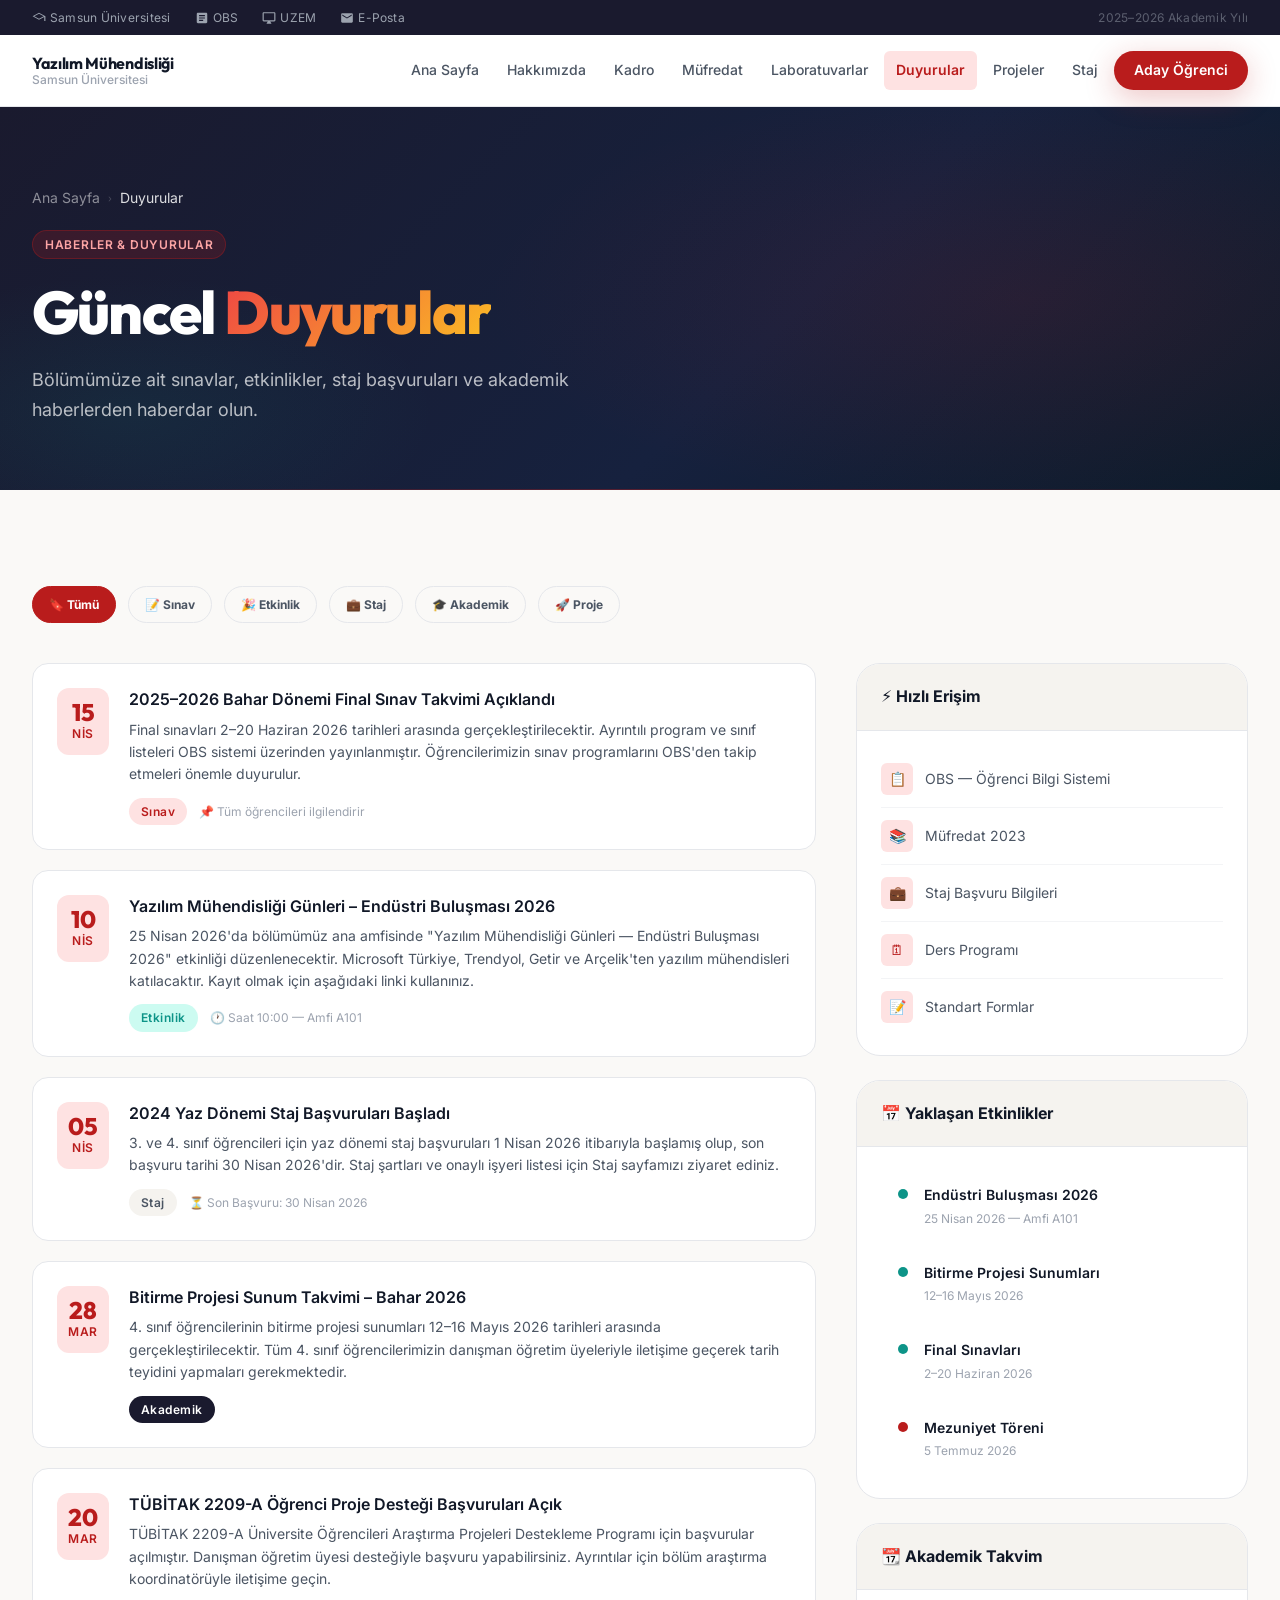
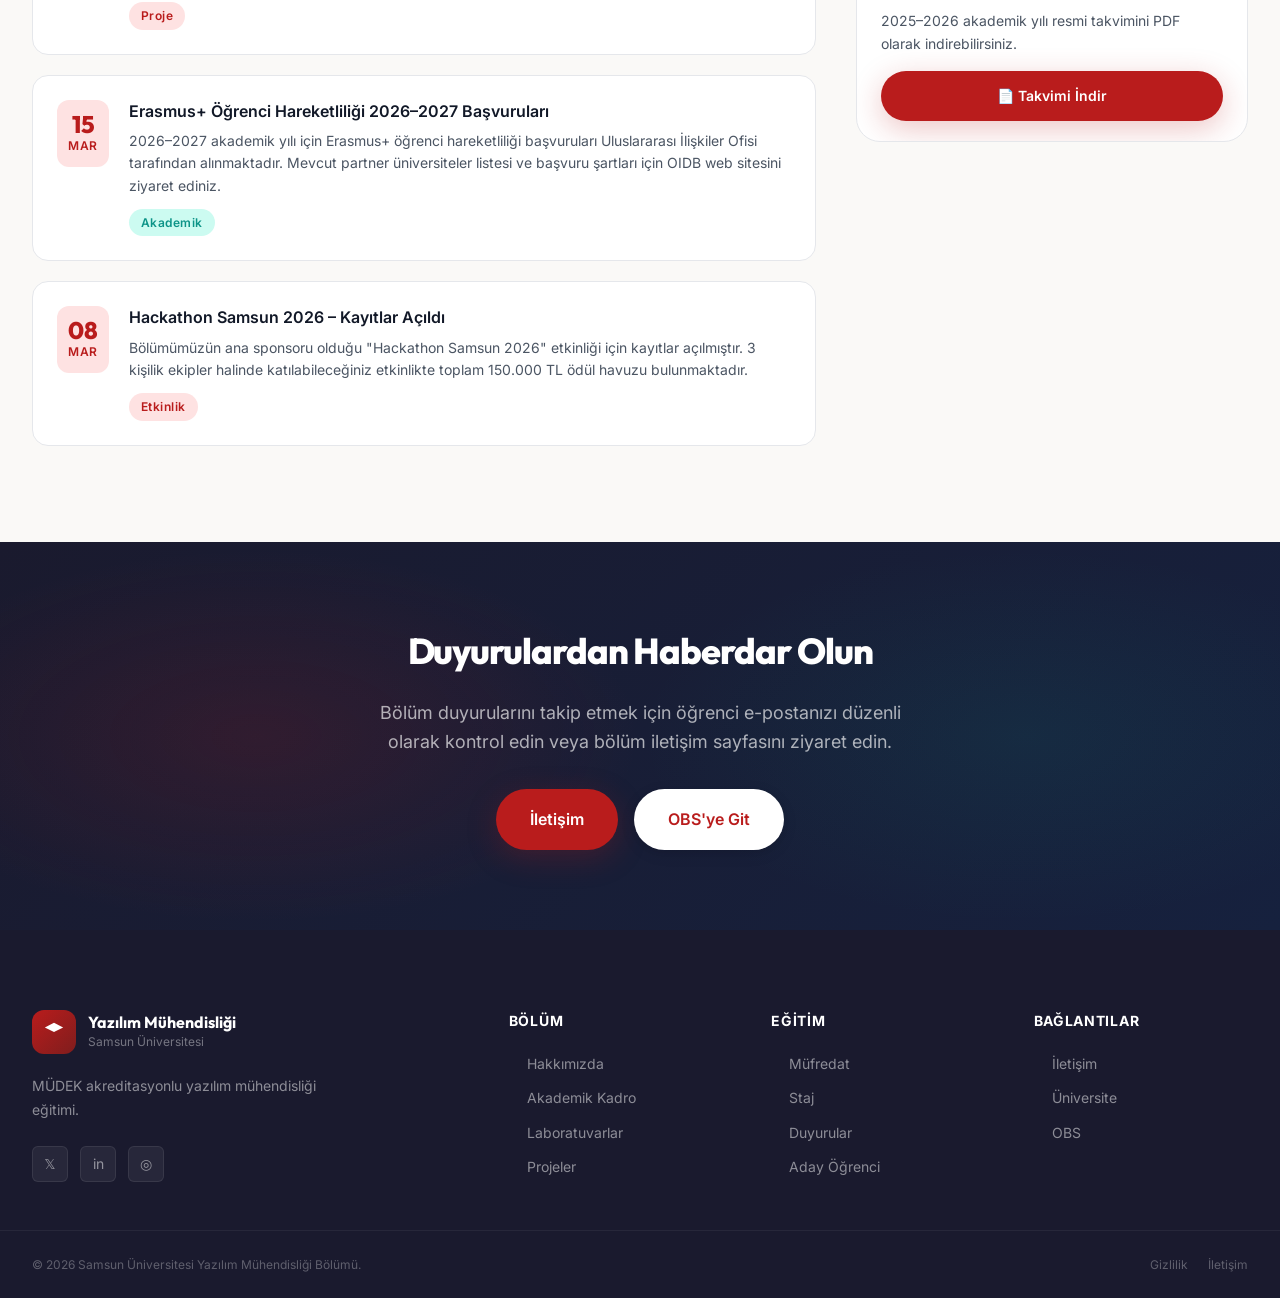
<file: duyurular.html>
<!DOCTYPE html>
<html lang="tr">
<head>
  <meta charset="UTF-8" />
  <meta name="viewport" content="width=device-width, initial-scale=1.0" />
  <meta name="description" content="Samsun Üniversitesi Yazılım Mühendisliği Bölümü duyuruları, etkinlikleri ve akademik haberleri." />
  <title>Duyurular — Yazılım Mühendisliği | Samsun Üniversitesi</title>
  <link rel="stylesheet" href="style.css" />
  <style>
    .news-grid { display:grid; grid-template-columns:2fr 1fr; gap:var(--space-10); align-items:start; }
    @media(max-width:1024px){ .news-grid { grid-template-columns:1fr; } }

    .announce-list { display:flex; flex-direction:column; gap:var(--space-5); }

    .category-pill {
      display:inline-flex; align-items:center; gap:var(--space-2);
      padding: var(--space-2) var(--space-4);
      border-radius: var(--radius-full);
      font-size:var(--text-xs); font-weight:700;
      cursor:pointer; transition:var(--transition-fast);
      border: 1.5px solid var(--border);
      color:var(--text-secondary); background:transparent;
      font-family:var(--font-body);
    }
    .category-pill.active, .category-pill:hover {
      background:var(--primary); border-color:var(--primary); color:white;
    }

    .sidebar-widget {
      background:var(--bg-card);
      border:1px solid var(--border);
      border-radius:var(--radius-xl);
      overflow:hidden;
    }
    .sidebar-widget-header {
      padding:var(--space-5) var(--space-6);
      border-bottom:1px solid var(--border);
      font-weight:700; font-size:var(--text-base);
      color:var(--text-primary);
      background:var(--bg-section);
    }
    .sidebar-widget-body { padding:var(--space-5) var(--space-6); }

    .quick-link-item {
      display:flex; align-items:center; gap:var(--space-3);
      padding:var(--space-3) 0;
      border-bottom:1px solid var(--border-light);
      font-size:var(--text-sm); color:var(--text-secondary);
      text-decoration:none; transition:var(--transition-fast);
    }
    .quick-link-item:last-child { border-bottom:none; }
    .quick-link-item:hover { color:var(--primary); transform:translateX(4px); }
    .quick-link-icon { width:32px; height:32px; border-radius:var(--radius-sm); background:var(--primary-ultra); display:flex; align-items:center; justify-content:center; font-size:14px; flex-shrink:0; color:var(--primary); }

    .event-item {
      display:flex; gap:var(--space-4); align-items:flex-start;
      padding:var(--space-4); border-radius:var(--radius-md);
      transition:var(--transition-fast);
      border:1px solid transparent;
    }
    .event-item:hover { background:var(--primary-ultra); border-color:var(--primary); }
    .event-dot { width:10px; height:10px; border-radius:50%; background:var(--accent); margin-top:5px; flex-shrink:0; }
  </style>
</head>
<body>

<div class="top-bar">
  <div class="top-bar-inner">
    <div class="top-bar-links">
      <a href="https://samsun.edu.tr" target="_blank"><svg style="width:14px;height:14px;fill:currentColor" viewBox="0 0 24 24"><path d="M12 3L1 9l11 6 9-4.91V17h2V9L12 3zM3.89 9L12 4.58 20.11 9 12 13.42 3.89 9z"/></svg> Samsun Üniversitesi</a>
      <a href="https://obs.samsun.edu.tr" target="_blank"><svg style="width:14px;height:14px;fill:currentColor" viewBox="0 0 24 24"><path d="M19 3H5c-1.1 0-2 .9-2 2v14c0 1.1.9 2 2 2h14c1.1 0 2-.9 2-2V5c0-1.1-.9-2-2-2zm-5 14H7v-2h7v2zm3-4H7v-2h10v2zm0-4H7V7h10v2z"/></svg> OBS</a>
      <a href="https://uzem.samsun.edu.tr" target="_blank"><svg style="width:14px;height:14px;fill:currentColor" viewBox="0 0 24 24"><path d="M21 2H3c-1.1 0-2 .9-2 2v12c0 1.1.9 2 2 2h7l-2 3v1h8v-1l-2-3h7c1.1 0 2-.9 2-2V4c0-1.1-.9-2-2-2zm0 14H3V4h18v12z"/></svg> UZEM</a>
      <a href="http://eposta.samsun.edu.tr" target="_blank"><svg style="width:14px;height:14px;fill:currentColor" viewBox="0 0 24 24"><path d="M20 4H4c-1.1 0-1.99.9-1.99 2L2 18c0 1.1.9 2 2 2h16c1.1 0 2-.9 2-2V6c0-1.1-.9-2-2-2zm0 4l-8 5-8-5V6l8 5 8-5v2z"/></svg> E-Posta</a>
    </div>
    <div class="top-bar-right"><span>2025–2026 Akademik Yılı</span></div>
  </div>
</div>

<header id="site-header">
  <div class="nav-inner">
    <a href="index.html" class="nav-logo" id="logo-link">
      <div class="nav-logo-text">
        <div class="nav-logo-title">Yazılım Mühendisliği</div>
        <div class="nav-logo-sub">Samsun Üniversitesi</div>
      </div>
    </a>
    <nav>
      <a href="index.html" class="nav-link">Ana Sayfa</a>
      <a href="hakkimizda.html" class="nav-link">Hakkımızda</a>
      <a href="kadro.html" class="nav-link">Kadro</a>
      <a href="mufredat.html" class="nav-link">Müfredat</a>
      <a href="laboratuvarlar.html" class="nav-link">Laboratuvarlar</a>
      <a href="duyurular.html" class="nav-link active">Duyurular</a>
      <a href="projeler.html" class="nav-link">Projeler</a>
      <a href="staj.html" class="nav-link">Staj</a>
      <a href="aday-ogrenci.html" class="nav-link nav-cta">Aday Öğrenci</a>
    </nav>
  </div>
</header>

<section class="page-hero">
  <div class="page-hero-inner">
    <div class="breadcrumb">
      <a href="index.html">Ana Sayfa</a>
      <span class="breadcrumb-sep">›</span>
      <span class="breadcrumb-current">Duyurular</span>
    </div>
    <div class="page-hero-badge">Haberler & Duyurular</div>
    <h1>Güncel <span>Duyurular</span></h1>
    <p class="page-hero-desc">Bölümümüze ait sınavlar, etkinlikler, staj başvuruları ve akademik haberlerden haberdar olun.</p>
  </div>
</section>

<section class="section" id="news-section">
  <div class="container">

    <!-- Kategori Filtresi -->
    <div style="display:flex;gap:var(--space-3);flex-wrap:wrap;margin-bottom:var(--space-10)" id="category-filters">
      <button class="category-pill active" id="cat-all">🔖 Tümü</button>
      <button class="category-pill" id="cat-exam">📝 Sınav</button>
      <button class="category-pill" id="cat-event">🎉 Etkinlik</button>
      <button class="category-pill" id="cat-internship">💼 Staj</button>
      <button class="category-pill" id="cat-academic">🎓 Akademik</button>
      <button class="category-pill" id="cat-project">🚀 Proje</button>
    </div>

    <div class="news-grid" id="news-grid">
      <!-- Ana Duyuru Listesi -->
      <div class="announce-list" id="announcements-main">

        <div class="announce-card" id="ann-1">
          <div class="announce-date"><div class="announce-date-day">15</div><div class="announce-date-month">Nis</div></div>
          <div class="announce-body">
            <h3>2025–2026 Bahar Dönemi Final Sınav Takvimi Açıklandı</h3>
            <p>Final sınavları 2–20 Haziran 2026 tarihleri arasında gerçekleştirilecektir. Ayrıntılı program ve sınıf listeleri OBS sistemi üzerinden yayınlanmıştır. Öğrencilerimizin sınav programlarını OBS'den takip etmeleri önemle duyurulur.</p>
            <div class="announce-tag" style="margin-top:var(--space-3);display:flex;align-items:center;gap:var(--space-3)">
              <span class="badge badge-primary">Sınav</span>
              <span style="font-size:var(--text-xs);color:var(--text-muted)">📌 Tüm öğrencileri ilgilendirir</span>
            </div>
          </div>
        </div>

        <div class="announce-card" id="ann-2">
          <div class="announce-date"><div class="announce-date-day">10</div><div class="announce-date-month">Nis</div></div>
          <div class="announce-body">
            <h3>Yazılım Mühendisliği Günleri – Endüstri Buluşması 2026</h3>
            <p>25 Nisan 2026'da bölümümüz ana amfisinde "Yazılım Mühendisliği Günleri — Endüstri Buluşması 2026" etkinliği düzenlenecektir. Microsoft Türkiye, Trendyol, Getir ve Arçelik'ten yazılım mühendisleri katılacaktır. Kayıt olmak için aşağıdaki linki kullanınız.</p>
            <div class="announce-tag" style="margin-top:var(--space-3);display:flex;align-items:center;gap:var(--space-3)">
              <span class="badge badge-accent">Etkinlik</span>
              <span style="font-size:var(--text-xs);color:var(--text-muted)">🕐 Saat 10:00 — Amfi A101</span>
            </div>
          </div>
        </div>

        <div class="announce-card" id="ann-3">
          <div class="announce-date"><div class="announce-date-day">05</div><div class="announce-date-month">Nis</div></div>
          <div class="announce-body">
            <h3>2024 Yaz Dönemi Staj Başvuruları Başladı</h3>
            <p>3. ve 4. sınıf öğrencileri için yaz dönemi staj başvuruları 1 Nisan 2026 itibarıyla başlamış olup, son başvuru tarihi 30 Nisan 2026'dir. Staj şartları ve onaylı işyeri listesi için Staj sayfamızı ziyaret ediniz.</p>
            <div class="announce-tag" style="margin-top:var(--space-3);display:flex;align-items:center;gap:var(--space-3)">
              <span class="badge badge-neutral">Staj</span>
              <span style="font-size:var(--text-xs);color:var(--text-muted)">⏳ Son Başvuru: 30 Nisan 2026</span>
            </div>
          </div>
        </div>

        <div class="announce-card" id="ann-4">
          <div class="announce-date"><div class="announce-date-day">28</div><div class="announce-date-month">Mar</div></div>
          <div class="announce-body">
            <h3>Bitirme Projesi Sunum Takvimi – Bahar 2026</h3>
            <p>4. sınıf öğrencilerinin bitirme projesi sunumları 12–16 Mayıs 2026 tarihleri arasında gerçekleştirilecektir. Tüm 4. sınıf öğrencilerimizin danışman öğretim üyeleriyle iletişime geçerek tarih teyidini yapmaları gerekmektedir.</p>
            <div class="announce-tag" style="margin-top:var(--space-3)">
              <span class="badge badge-dark">Akademik</span>
            </div>
          </div>
        </div>

        <div class="announce-card" id="ann-5">
          <div class="announce-date"><div class="announce-date-day">20</div><div class="announce-date-month">Mar</div></div>
          <div class="announce-body">
            <h3>TÜBİTAK 2209-A Öğrenci Proje Desteği Başvuruları Açık</h3>
            <p>TÜBİTAK 2209-A Üniversite Öğrencileri Araştırma Projeleri Destekleme Programı için başvurular açılmıştır. Danışman öğretim üyesi desteğiyle başvuru yapabilirsiniz. Ayrıntılar için bölüm araştırma koordinatörüyle iletişime geçin.</p>
            <div class="announce-tag" style="margin-top:var(--space-3)">
              <span class="badge badge-primary">Proje</span>
            </div>
          </div>
        </div>

        <div class="announce-card" id="ann-6">
          <div class="announce-date"><div class="announce-date-day">15</div><div class="announce-date-month">Mar</div></div>
          <div class="announce-body">
            <h3>Erasmus+ Öğrenci Hareketliliği 2026–2027 Başvuruları</h3>
            <p>2026–2027 akademik yılı için Erasmus+ öğrenci hareketliliği başvuruları Uluslararası İlişkiler Ofisi tarafından alınmaktadır. Mevcut partner üniversiteler listesi ve başvuru şartları için OIDB web sitesini ziyaret ediniz.</p>
            <div class="announce-tag" style="margin-top:var(--space-3)">
              <span class="badge badge-accent">Akademik</span>
            </div>
          </div>
        </div>

        <div class="announce-card" id="ann-7">
          <div class="announce-date"><div class="announce-date-day">08</div><div class="announce-date-month">Mar</div></div>
          <div class="announce-body">
            <h3>Hackathon Samsun 2026 – Kayıtlar Açıldı</h3>
            <p>Bölümümüzün ana sponsoru olduğu "Hackathon Samsun 2026" etkinliği için kayıtlar açılmıştır. 3 kişilik ekipler halinde katılabileceğiniz etkinlikte toplam 150.000 TL ödül havuzu bulunmaktadır.</p>
            <div class="announce-tag" style="margin-top:var(--space-3)">
              <span class="badge badge-primary">Etkinlik</span>
            </div>
          </div>
        </div>

      </div>

      <!-- Sidebar -->
      <div style="display:flex;flex-direction:column;gap:var(--space-6)" id="news-sidebar">

        <!-- Hızlı Linkler -->
        <div class="sidebar-widget" id="sidebar-links">
          <div class="sidebar-widget-header">⚡ Hızlı Erişim</div>
          <div class="sidebar-widget-body">
            <a href="https://obs.samsun.edu.tr" target="_blank" class="quick-link-item" id="quick-obs">
              <div class="quick-link-icon">📋</div>
              <span>OBS — Öğrenci Bilgi Sistemi</span>
            </a>
            <a href="mufredat.html" class="quick-link-item" id="quick-curriculum">
              <div class="quick-link-icon">📚</div>
              <span>Müfredat 2023</span>
            </a>
            <a href="staj.html" class="quick-link-item" id="quick-internship">
              <div class="quick-link-icon">💼</div>
              <span>Staj Başvuru Bilgileri</span>
            </a>
            <a href="https://obs.samsun.edu.tr" target="_blank" class="quick-link-item" id="quick-schedule">
              <div class="quick-link-icon">🗓</div>
              <span>Ders Programı</span>
            </a>
            <a href="https://kalite.samsun.edu.tr/standart-formlar/" target="_blank" class="quick-link-item" id="quick-forms">
              <div class="quick-link-icon">📝</div>
              <span>Standart Formlar</span>
            </a>
          </div>
        </div>

        <!-- Yaklaşan Etkinlikler -->
        <div class="sidebar-widget" id="sidebar-events">
          <div class="sidebar-widget-header">📅 Yaklaşan Etkinlikler</div>
          <div class="sidebar-widget-body">
            <div class="event-item">
              <div class="event-dot"></div>
              <div>
                <div style="font-weight:600;font-size:var(--text-sm);color:var(--text-primary);margin-bottom:2px">Endüstri Buluşması 2026</div>
                <div style="font-size:var(--text-xs);color:var(--text-muted)">25 Nisan 2026 — Amfi A101</div>
              </div>
            </div>
            <div class="event-item">
              <div class="event-dot"></div>
              <div>
                <div style="font-weight:600;font-size:var(--text-sm);color:var(--text-primary);margin-bottom:2px">Bitirme Projesi Sunumları</div>
                <div style="font-size:var(--text-xs);color:var(--text-muted)">12–16 Mayıs 2026</div>
              </div>
            </div>
            <div class="event-item">
              <div class="event-dot"></div>
              <div>
                <div style="font-weight:600;font-size:var(--text-sm);color:var(--text-primary);margin-bottom:2px">Final Sınavları</div>
                <div style="font-size:var(--text-xs);color:var(--text-muted)">2–20 Haziran 2026</div>
              </div>
            </div>
            <div class="event-item">
              <div class="event-dot" style="background:var(--primary)"></div>
              <div>
                <div style="font-weight:600;font-size:var(--text-sm);color:var(--text-primary);margin-bottom:2px">Mezuniyet Töreni</div>
                <div style="font-size:var(--text-xs);color:var(--text-muted)">5 Temmuz 2026</div>
              </div>
            </div>
          </div>
        </div>

        <!-- Akademik Takvim -->
        <div class="sidebar-widget" id="sidebar-calendar">
          <div class="sidebar-widget-header">📆 Akademik Takvim</div>
          <div class="sidebar-widget-body">
            <p style="font-size:var(--text-sm);color:var(--text-secondary);line-height:1.6;margin-bottom:var(--space-4)">2025–2026 akademik yılı resmi takvimini PDF olarak indirebilirsiniz.</p>
            <a href="https://yazilimmuhendisligi.samsun.edu.tr/wp-content/uploads/sites/62/2025/12/Akademik-Takvim-2025-2026.pdf" target="_blank" class="btn btn-primary w-full" id="calendar-download" style="justify-content:center">📄 Takvimi İndir</a>
          </div>
        </div>

      </div>
    </div>
  </div>
</section>

<section class="cta-strip" id="cta-section">
  <div class="container">
    <h2>Duyurulardan Haberdar Olun</h2>
    <p>Bölüm duyurularını takip etmek için öğrenci e-postanızı düzenli olarak kontrol edin veya bölüm iletişim sayfasını ziyaret edin.</p>
    <div class="cta-buttons">
      <a href="iletisim.html" class="btn btn-primary btn-lg">İletişim</a>
      <a href="https://obs.samsun.edu.tr" target="_blank" class="btn btn-white btn-lg">OBS'ye Git</a>
    </div>
  </div>
</section>

<footer id="site-footer">
  <div class="footer-top"><div class="container"><div class="footer-grid">
    <div class="footer-brand"><a href="index.html" class="footer-logo"><div class="footer-logo-icon"><svg viewBox="0 0 24 24"><path d="M12 2L2 7l10 5 10-5-10-5z" fill="white"/></svg></div><div><div class="footer-logo-text">Yazılım Mühendisliği</div><div class="footer-logo-sub">Samsun Üniversitesi</div></div></a><p class="footer-brand-desc">MÜDEK akreditasyonlu yazılım mühendisliği eğitimi.</p><div class="footer-social"><a href="#" class="footer-social-link">𝕏</a><a href="#" class="footer-social-link">in</a><a href="#" class="footer-social-link">◎</a></div></div>
    <div><div class="footer-col-title">Bölüm</div><div class="footer-links"><a href="hakkimizda.html">Hakkımızda</a><a href="kadro.html">Akademik Kadro</a><a href="laboratuvarlar.html">Laboratuvarlar</a><a href="projeler.html">Projeler</a></div></div>
    <div><div class="footer-col-title">Eğitim</div><div class="footer-links"><a href="mufredat.html">Müfredat</a><a href="staj.html">Staj</a><a href="duyurular.html">Duyurular</a><a href="aday-ogrenci.html">Aday Öğrenci</a></div></div>
    <div><div class="footer-col-title">Bağlantılar</div><div class="footer-links"><a href="iletisim.html">İletişim</a><a href="https://samsun.edu.tr" target="_blank">Üniversite</a><a href="https://obs.samsun.edu.tr" target="_blank">OBS</a></div></div>
  </div></div></div>
  <div class="footer-bottom"><div class="container"><div class="footer-bottom-inner"><div>© 2026 Samsun Üniversitesi Yazılım Mühendisliği Bölümü.</div><div class="footer-bottom-links"><a href="#">Gizlilik</a><a href="iletisim.html">İletişim</a></div></div></div></div>
</footer>
<script>
  const header = document.getElementById('site-header');
  window.addEventListener('scroll', () => { header.classList.toggle('scrolled', window.scrollY > 10); });
  document.querySelectorAll('.category-pill').forEach(btn => {
    btn.addEventListener('click', () => {
      document.querySelectorAll('.category-pill').forEach(b => b.classList.remove('active'));
      btn.classList.add('active');
    });
  });
</script>
</body>
</html>
</file>
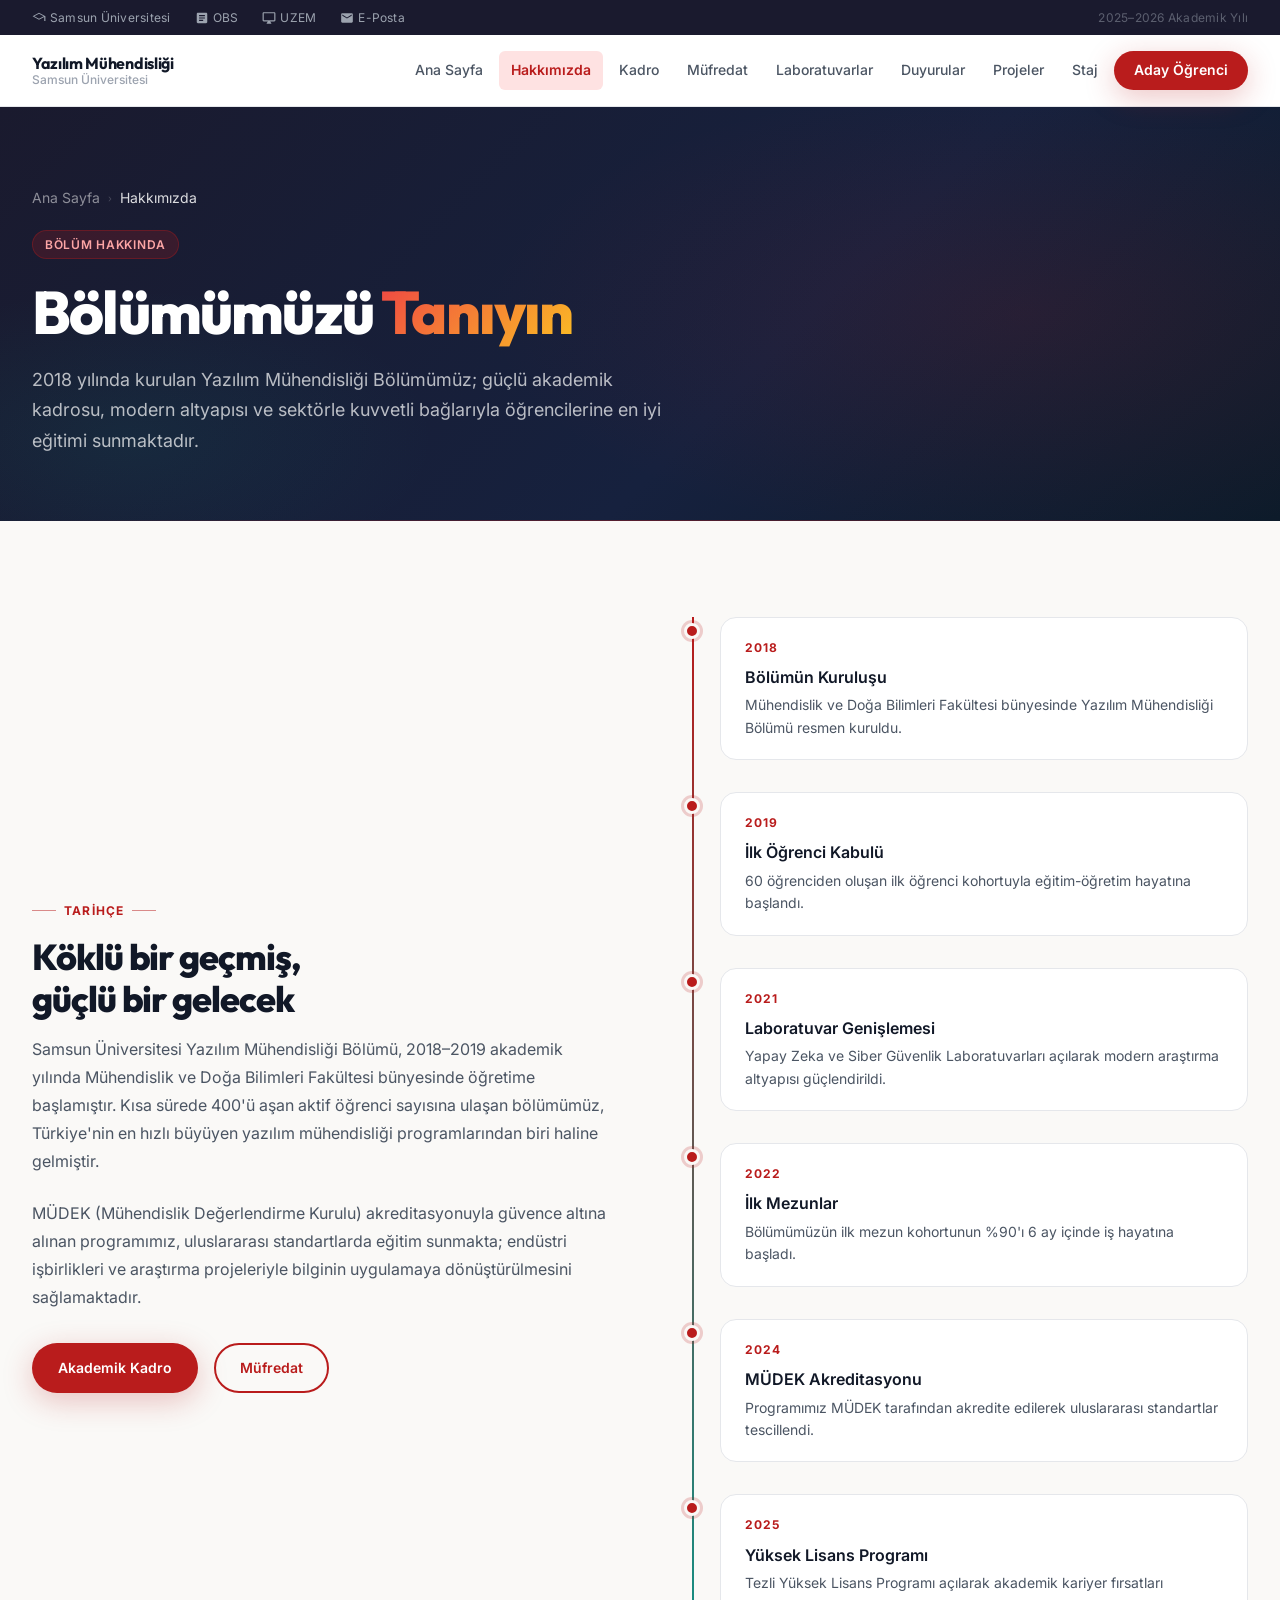
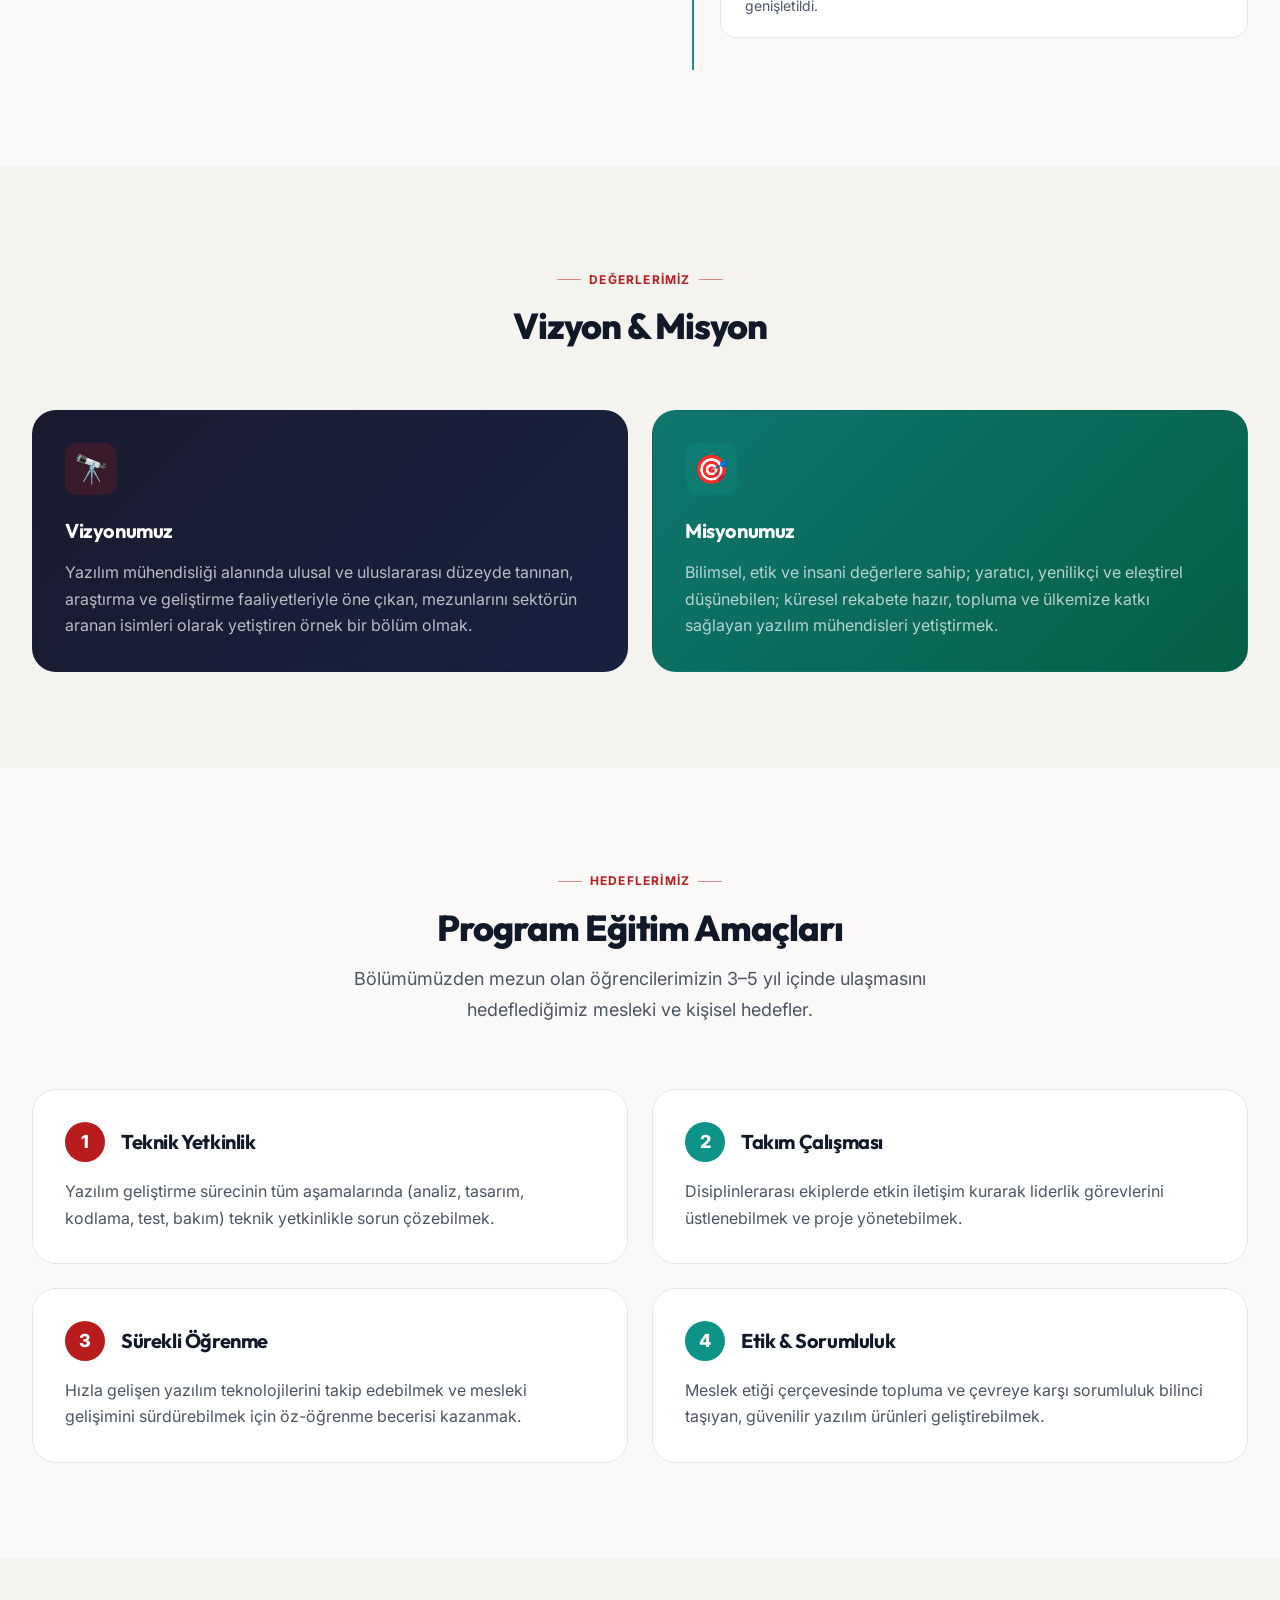
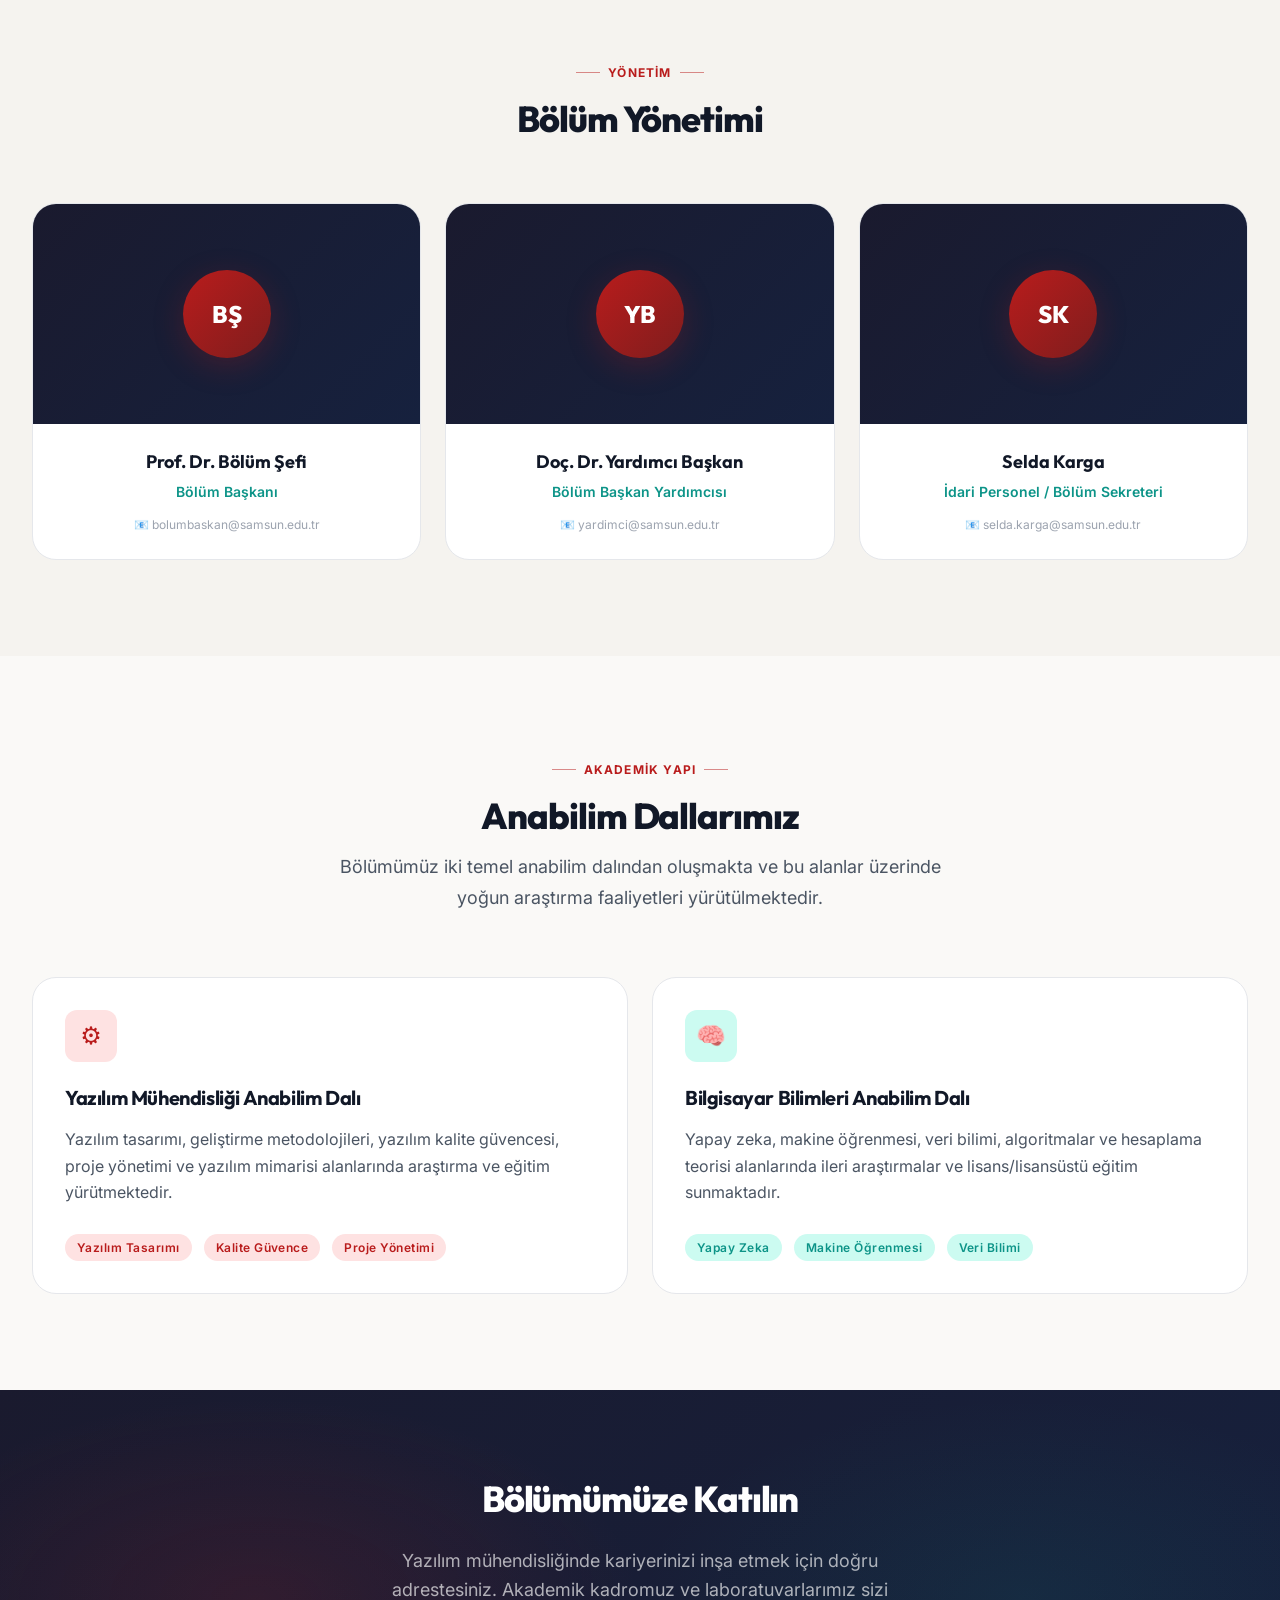
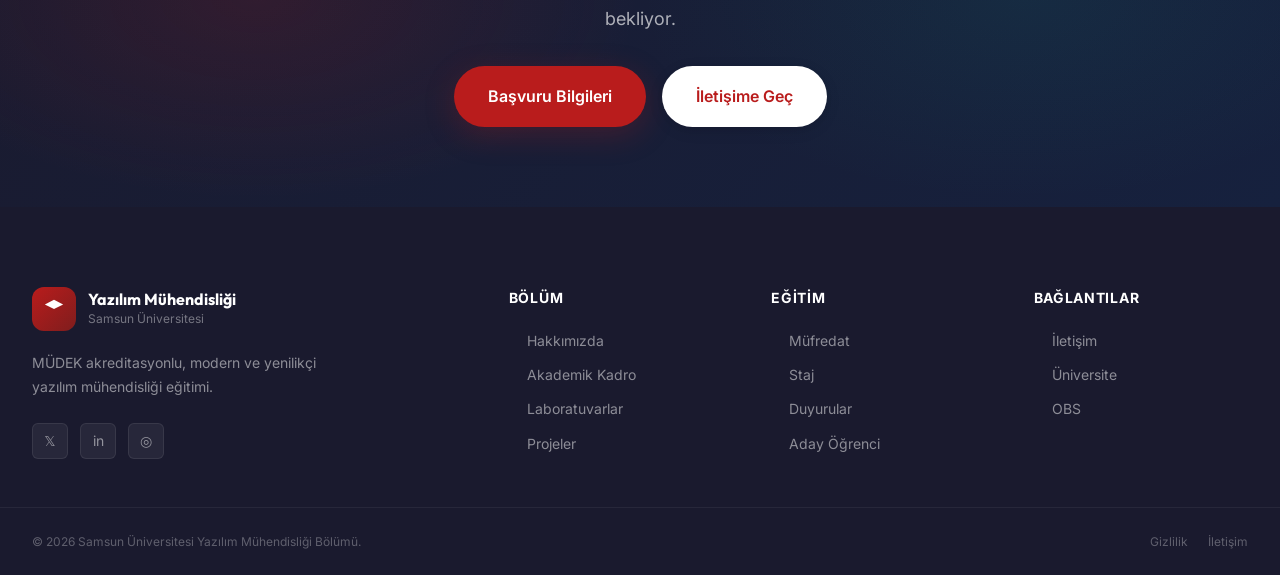
<file: hakkimizda.html>
<!DOCTYPE html>
<html lang="tr">
<head>
  <meta charset="UTF-8" />
  <meta name="viewport" content="width=device-width, initial-scale=1.0" />
  <meta name="description" content="Samsun Üniversitesi Yazılım Mühendisliği Bölümü hakkında; tarihçe, vizyon, misyon, amaçlar ve yönetim bilgileri." />
  <title>Hakkımızda — Yazılım Mühendisliği | Samsun Üniversitesi</title>
  <link rel="stylesheet" href="style.css" />
</head>
<body>

<div class="top-bar">
  <div class="top-bar-inner">
    <div class="top-bar-links">
      <a href="https://samsun.edu.tr" target="_blank"><svg style="width:14px;height:14px;fill:currentColor" viewBox="0 0 24 24"><path d="M12 3L1 9l11 6 9-4.91V17h2V9L12 3zM3.89 9L12 4.58 20.11 9 12 13.42 3.89 9z"/></svg> Samsun Üniversitesi</a>
      <a href="https://obs.samsun.edu.tr" target="_blank"><svg style="width:14px;height:14px;fill:currentColor" viewBox="0 0 24 24"><path d="M19 3H5c-1.1 0-2 .9-2 2v14c0 1.1.9 2 2 2h14c1.1 0 2-.9 2-2V5c0-1.1-.9-2-2-2zm-5 14H7v-2h7v2zm3-4H7v-2h10v2zm0-4H7V7h10v2z"/></svg> OBS</a>
      <a href="https://uzem.samsun.edu.tr" target="_blank"><svg style="width:14px;height:14px;fill:currentColor" viewBox="0 0 24 24"><path d="M21 2H3c-1.1 0-2 .9-2 2v12c0 1.1.9 2 2 2h7l-2 3v1h8v-1l-2-3h7c1.1 0 2-.9 2-2V4c0-1.1-.9-2-2-2zm0 14H3V4h18v12z"/></svg> UZEM</a>
      <a href="http://eposta.samsun.edu.tr" target="_blank"><svg style="width:14px;height:14px;fill:currentColor" viewBox="0 0 24 24"><path d="M20 4H4c-1.1 0-1.99.9-1.99 2L2 18c0 1.1.9 2 2 2h16c1.1 0 2-.9 2-2V6c0-1.1-.9-2-2-2zm0 4l-8 5-8-5V6l8 5 8-5v2z"/></svg> E-Posta</a>
    </div>
    <div class="top-bar-right"><span>2025–2026 Akademik Yılı</span></div>
  </div>
</div>

<header id="site-header">
  <div class="nav-inner">
    <a href="index.html" class="nav-logo" id="logo-link">
      <div class="nav-logo-text">
        <div class="nav-logo-title">Yazılım Mühendisliği</div>
        <div class="nav-logo-sub">Samsun Üniversitesi</div>
      </div>
    </a>
    <nav>
      <a href="index.html" class="nav-link">Ana Sayfa</a>
      <a href="hakkimizda.html" class="nav-link active">Hakkımızda</a>
      <a href="kadro.html" class="nav-link">Kadro</a>
      <a href="mufredat.html" class="nav-link">Müfredat</a>
      <a href="laboratuvarlar.html" class="nav-link">Laboratuvarlar</a>
      <a href="duyurular.html" class="nav-link">Duyurular</a>
      <a href="projeler.html" class="nav-link">Projeler</a>
      <a href="staj.html" class="nav-link">Staj</a>
      <a href="aday-ogrenci.html" class="nav-link nav-cta">Aday Öğrenci</a>
    </nav>
  </div>
</header>

<!-- PAGE HERO -->
<section class="page-hero" id="page-hero">
  <div class="page-hero-inner">
    <div class="breadcrumb">
      <a href="index.html">Ana Sayfa</a>
      <span class="breadcrumb-sep">›</span>
      <span class="breadcrumb-current">Hakkımızda</span>
    </div>
    <div class="page-hero-badge">Bölüm Hakkında</div>
    <h1>Bölümümüzü <span>Tanıyın</span></h1>
    <p class="page-hero-desc">2018 yılında kurulan Yazılım Mühendisliği Bölümümüz; güçlü akademik kadrosu, modern altyapısı ve sektörle kuvvetli bağlarıyla öğrencilerine en iyi eğitimi sunmaktadır.</p>
  </div>
</section>

<!-- TARİHÇE -->
<section class="section" id="history-section">
  <div class="container">
    <div style="display:grid;grid-template-columns:1fr 1fr;gap:var(--space-16);align-items:center">
      <div>
        <div class="section-label" style="justify-content:flex-start">Tarihçe</div>
        <h2 class="section-title" style="text-align:left">Köklü bir geçmiş,<br/>güçlü bir gelecek</h2>
        <p style="color:var(--text-secondary);line-height:1.75;margin-bottom:var(--space-6)">
          Samsun Üniversitesi Yazılım Mühendisliği Bölümü, 2018–2019 akademik yılında Mühendislik ve Doğa Bilimleri Fakültesi bünyesinde öğretime başlamıştır. Kısa sürede 400'ü aşan aktif öğrenci sayısına ulaşan bölümümüz, Türkiye'nin en hızlı büyüyen yazılım mühendisliği programlarından biri haline gelmiştir.
        </p>
        <p style="color:var(--text-secondary);line-height:1.75;margin-bottom:var(--space-8)">
          MÜDEK (Mühendislik Değerlendirme Kurulu) akreditasyonuyla güvence altına alınan programımız, uluslararası standartlarda eğitim sunmakta; endüstri işbirlikleri ve araştırma projeleriyle bilginin uygulamaya dönüştürülmesini sağlamaktadır.
        </p>
        <div style="display:flex;gap:var(--space-4)">
          <a href="kadro.html" class="btn btn-primary" id="about-staff-btn">Akademik Kadro</a>
          <a href="mufredat.html" class="btn btn-secondary" id="about-curriculum-btn">Müfredat</a>
        </div>
      </div>
      <div class="timeline" id="timeline">
        <div class="timeline-item">
          <div class="timeline-dot"></div>
          <div class="timeline-content">
            <div class="timeline-year">2018</div>
            <div class="timeline-title">Bölümün Kuruluşu</div>
            <div class="timeline-text">Mühendislik ve Doğa Bilimleri Fakültesi bünyesinde Yazılım Mühendisliği Bölümü resmen kuruldu.</div>
          </div>
        </div>
        <div class="timeline-item">
          <div class="timeline-dot"></div>
          <div class="timeline-content">
            <div class="timeline-year">2019</div>
            <div class="timeline-title">İlk Öğrenci Kabulü</div>
            <div class="timeline-text">60 öğrenciden oluşan ilk öğrenci kohortuyla eğitim-öğretim hayatına başlandı.</div>
          </div>
        </div>
        <div class="timeline-item">
          <div class="timeline-dot"></div>
          <div class="timeline-content">
            <div class="timeline-year">2021</div>
            <div class="timeline-title">Laboratuvar Genişlemesi</div>
            <div class="timeline-text">Yapay Zeka ve Siber Güvenlik Laboratuvarları açılarak modern araştırma altyapısı güçlendirildi.</div>
          </div>
        </div>
        <div class="timeline-item">
          <div class="timeline-dot"></div>
          <div class="timeline-content">
            <div class="timeline-year">2022</div>
            <div class="timeline-title">İlk Mezunlar</div>
            <div class="timeline-text">Bölümümüzün ilk mezun kohortunun %90'ı 6 ay içinde iş hayatına başladı.</div>
          </div>
        </div>
        <div class="timeline-item">
          <div class="timeline-dot"></div>
          <div class="timeline-content">
            <div class="timeline-year">2024</div>
            <div class="timeline-title">MÜDEK Akreditasyonu</div>
            <div class="timeline-text">Programımız MÜDEK tarafından akredite edilerek uluslararası standartlar tescillendi.</div>
          </div>
        </div>
        <div class="timeline-item">
          <div class="timeline-dot"></div>
          <div class="timeline-content">
            <div class="timeline-year">2025</div>
            <div class="timeline-title">Yüksek Lisans Programı</div>
            <div class="timeline-text">Tezli Yüksek Lisans Programı açılarak akademik kariyer fırsatları genişletildi.</div>
          </div>
        </div>
      </div>
    </div>
  </div>
</section>

<!-- VİZYON & MİSYON -->
<section class="section section-alt" id="vision-mission">
  <div class="container">
    <div class="section-header">
      <div class="section-label">Değerlerimiz</div>
      <h2 class="section-title">Vizyon & Misyon</h2>
    </div>
    <div class="grid-2" id="vision-grid">
      <div class="card" style="background:linear-gradient(135deg,var(--bg-dark),var(--bg-dark2));border-color:transparent;color:white" id="vision-card">
        <div class="card-icon" style="background:rgba(185,28,28,.2);color:var(--primary-light);font-size:28px">🔭</div>
        <h3 class="card-title" style="color:white">Vizyonumuz</h3>
        <p class="card-text" style="color:rgba(255,255,255,.7)">Yazılım mühendisliği alanında ulusal ve uluslararası düzeyde tanınan, araştırma ve geliştirme faaliyetleriyle öne çıkan, mezunlarını sektörün aranan isimleri olarak yetiştiren örnek bir bölüm olmak.</p>
      </div>
      <div class="card" style="background:linear-gradient(135deg,var(--accent-dark),#065F46);border-color:transparent;color:white" id="mission-card">
        <div class="card-icon" style="background:rgba(13,148,136,.25);color:var(--accent-light);font-size:28px">🎯</div>
        <h3 class="card-title" style="color:white">Misyonumuz</h3>
        <p class="card-text" style="color:rgba(255,255,255,.7)">Bilimsel, etik ve insani değerlere sahip; yaratıcı, yenilikçi ve eleştirel düşünebilen; küresel rekabete hazır, topluma ve ülkemize katkı sağlayan yazılım mühendisleri yetiştirmek.</p>
      </div>
    </div>
  </div>
</section>

<!-- AMAÇLAR VE HEDEFLER -->
<section class="section" id="goals-section">
  <div class="container">
    <div class="section-header">
      <div class="section-label">Hedeflerimiz</div>
      <h2 class="section-title">Program Eğitim Amaçları</h2>
      <p class="section-desc">Bölümümüzden mezun olan öğrencilerimizin 3–5 yıl içinde ulaşmasını hedeflediğimiz mesleki ve kişisel hedefler.</p>
    </div>
    <div class="grid-2" id="goals-grid">
      <div class="card" id="goal-1">
        <div style="display:flex;align-items:center;gap:var(--space-4);margin-bottom:var(--space-4)">
          <div style="width:40px;height:40px;border-radius:50%;background:var(--primary);display:flex;align-items:center;justify-content:center;color:white;font-weight:800;font-size:18px;flex-shrink:0">1</div>
          <h3 class="card-title" style="margin:0">Teknik Yetkinlik</h3>
        </div>
        <p class="card-text">Yazılım geliştirme sürecinin tüm aşamalarında (analiz, tasarım, kodlama, test, bakım) teknik yetkinlikle sorun çözebilmek.</p>
      </div>
      <div class="card" id="goal-2">
        <div style="display:flex;align-items:center;gap:var(--space-4);margin-bottom:var(--space-4)">
          <div style="width:40px;height:40px;border-radius:50%;background:var(--accent);display:flex;align-items:center;justify-content:center;color:white;font-weight:800;font-size:18px;flex-shrink:0">2</div>
          <h3 class="card-title" style="margin:0">Takım Çalışması</h3>
        </div>
        <p class="card-text">Disiplinlerarası ekiplerde etkin iletişim kurarak liderlik görevlerini üstlenebilmek ve proje yönetebilmek.</p>
      </div>
      <div class="card" id="goal-3">
        <div style="display:flex;align-items:center;gap:var(--space-4);margin-bottom:var(--space-4)">
          <div style="width:40px;height:40px;border-radius:50%;background:var(--primary);display:flex;align-items:center;justify-content:center;color:white;font-weight:800;font-size:18px;flex-shrink:0">3</div>
          <h3 class="card-title" style="margin:0">Sürekli Öğrenme</h3>
        </div>
        <p class="card-text">Hızla gelişen yazılım teknolojilerini takip edebilmek ve mesleki gelişimini sürdürebilmek için öz-öğrenme becerisi kazanmak.</p>
      </div>
      <div class="card" id="goal-4">
        <div style="display:flex;align-items:center;gap:var(--space-4);margin-bottom:var(--space-4)">
          <div style="width:40px;height:40px;border-radius:50%;background:var(--accent);display:flex;align-items:center;justify-content:center;color:white;font-weight:800;font-size:18px;flex-shrink:0">4</div>
          <h3 class="card-title" style="margin:0">Etik & Sorumluluk</h3>
        </div>
        <p class="card-text">Meslek etiği çerçevesinde topluma ve çevreye karşı sorumluluk bilinci taşıyan, güvenilir yazılım ürünleri geliştirebilmek.</p>
      </div>
    </div>
  </div>
</section>

<!-- YÖNETİM -->
<section class="section section-alt" id="management-section">
  <div class="container">
    <div class="section-header">
      <div class="section-label">Yönetim</div>
      <h2 class="section-title">Bölüm Yönetimi</h2>
    </div>
    <div class="grid-3" id="management-grid">
      <div class="person-card" id="dept-head">
        <div class="person-avatar">
          <div class="person-avatar-initials">BŞ</div>
        </div>
        <div class="person-info">
          <div class="person-name">Prof. Dr. Bölüm Şefi</div>
          <div class="person-title">Bölüm Başkanı</div>
          <div class="person-email">📧 bolumbaskan@samsun.edu.tr</div>
        </div>
      </div>
      <div class="person-card" id="vice-head-1">
        <div class="person-avatar">
          <div class="person-avatar-initials">YB</div>
        </div>
        <div class="person-info">
          <div class="person-name">Doç. Dr. Yardımcı Başkan</div>
          <div class="person-title">Bölüm Başkan Yardımcısı</div>
          <div class="person-email">📧 yardimci@samsun.edu.tr</div>
        </div>
      </div>
      <div class="person-card" id="secretary">
        <div class="person-avatar">
          <div class="person-avatar-initials">SK</div>
        </div>
        <div class="person-info">
          <div class="person-name">Selda Karga</div>
          <div class="person-title">İdari Personel / Bölüm Sekreteri</div>
          <div class="person-email">📧 selda.karga@samsun.edu.tr</div>
        </div>
      </div>
    </div>
  </div>
</section>

<!-- ANABİLİM DALLARI -->
<section class="section" id="subdepts-section">
  <div class="container">
    <div class="section-header">
      <div class="section-label">Akademik Yapı</div>
      <h2 class="section-title">Anabilim Dallarımız</h2>
      <p class="section-desc">Bölümümüz iki temel anabilim dalından oluşmakta ve bu alanlar üzerinde yoğun araştırma faaliyetleri yürütülmektedir.</p>
    </div>
    <div class="grid-2" id="subdepts-grid">
      <div class="card" id="subdept-1">
        <div class="card-icon card-icon-primary" style="font-size:24px">⚙️</div>
        <h3 class="card-title">Yazılım Mühendisliği Anabilim Dalı</h3>
        <p class="card-text">Yazılım tasarımı, geliştirme metodolojileri, yazılım kalite güvencesi, proje yönetimi ve yazılım mimarisi alanlarında araştırma ve eğitim yürütmektedir.</p>
        <div style="margin-top:var(--space-5)">
          <span class="badge badge-primary">Yazılım Tasarımı</span>
          <span class="badge badge-primary" style="margin-left:var(--space-2)">Kalite Güvence</span>
          <span class="badge badge-primary" style="margin-left:var(--space-2);margin-top:var(--space-2)">Proje Yönetimi</span>
        </div>
      </div>
      <div class="card" id="subdept-2">
        <div class="card-icon card-icon-accent" style="font-size:24px">🧠</div>
        <h3 class="card-title">Bilgisayar Bilimleri Anabilim Dalı</h3>
        <p class="card-text">Yapay zeka, makine öğrenmesi, veri bilimi, algoritmalar ve hesaplama teorisi alanlarında ileri araştırmalar ve lisans/lisansüstü eğitim sunmaktadır.</p>
        <div style="margin-top:var(--space-5)">
          <span class="badge badge-accent">Yapay Zeka</span>
          <span class="badge badge-accent" style="margin-left:var(--space-2)">Makine Öğrenmesi</span>
          <span class="badge badge-accent" style="margin-left:var(--space-2);margin-top:var(--space-2)">Veri Bilimi</span>
        </div>
      </div>
    </div>
  </div>
</section>

<section class="cta-strip" id="cta-section">
  <div class="container">
    <h2>Bölümümüze Katılın</h2>
    <p>Yazılım mühendisliğinde kariyerinizi inşa etmek için doğru adrestesiniz. Akademik kadromuz ve laboratuvarlarımız sizi bekliyor.</p>
    <div class="cta-buttons">
      <a href="aday-ogrenci.html" class="btn btn-primary btn-lg">Başvuru Bilgileri</a>
      <a href="iletisim.html" class="btn btn-white btn-lg">İletişime Geç</a>
    </div>
  </div>
</section>

<footer id="site-footer">
  <div class="footer-top">
    <div class="container">
      <div class="footer-grid">
        <div class="footer-brand">
          <a href="index.html" class="footer-logo">
            <div class="footer-logo-icon"><svg viewBox="0 0 24 24"><path d="M12 2L2 7l10 5 10-5-10-5z" fill="white"/></svg></div>
            <div><div class="footer-logo-text">Yazılım Mühendisliği</div><div class="footer-logo-sub">Samsun Üniversitesi</div></div>
          </a>
          <p class="footer-brand-desc">MÜDEK akreditasyonlu, modern ve yenilikçi yazılım mühendisliği eğitimi.</p>
          <div class="footer-social">
            <a href="#" class="footer-social-link">𝕏</a>
            <a href="#" class="footer-social-link">in</a>
            <a href="#" class="footer-social-link">◎</a>
          </div>
        </div>
        <div>
          <div class="footer-col-title">Bölüm</div>
          <div class="footer-links">
            <a href="hakkimizda.html">Hakkımızda</a>
            <a href="kadro.html">Akademik Kadro</a>
            <a href="laboratuvarlar.html">Laboratuvarlar</a>
            <a href="projeler.html">Projeler</a>
          </div>
        </div>
        <div>
          <div class="footer-col-title">Eğitim</div>
          <div class="footer-links">
            <a href="mufredat.html">Müfredat</a>
            <a href="staj.html">Staj</a>
            <a href="duyurular.html">Duyurular</a>
            <a href="aday-ogrenci.html">Aday Öğrenci</a>
          </div>
        </div>
        <div>
          <div class="footer-col-title">Bağlantılar</div>
          <div class="footer-links">
            <a href="iletisim.html">İletişim</a>
            <a href="https://samsun.edu.tr" target="_blank">Üniversite</a>
            <a href="https://obs.samsun.edu.tr" target="_blank">OBS</a>
          </div>
        </div>
      </div>
    </div>
  </div>
  <div class="footer-bottom">
    <div class="container">
      <div class="footer-bottom-inner">
        <div>© 2026 Samsun Üniversitesi Yazılım Mühendisliği Bölümü.</div>
        <div class="footer-bottom-links">
          <a href="#">Gizlilik</a><a href="iletisim.html">İletişim</a>
        </div>
      </div>
    </div>
  </div>
</footer>
<script>
  const header = document.getElementById('site-header');
  window.addEventListener('scroll', () => { header.classList.toggle('scrolled', window.scrollY > 10); });
</script>
</body>
</html>
</file>
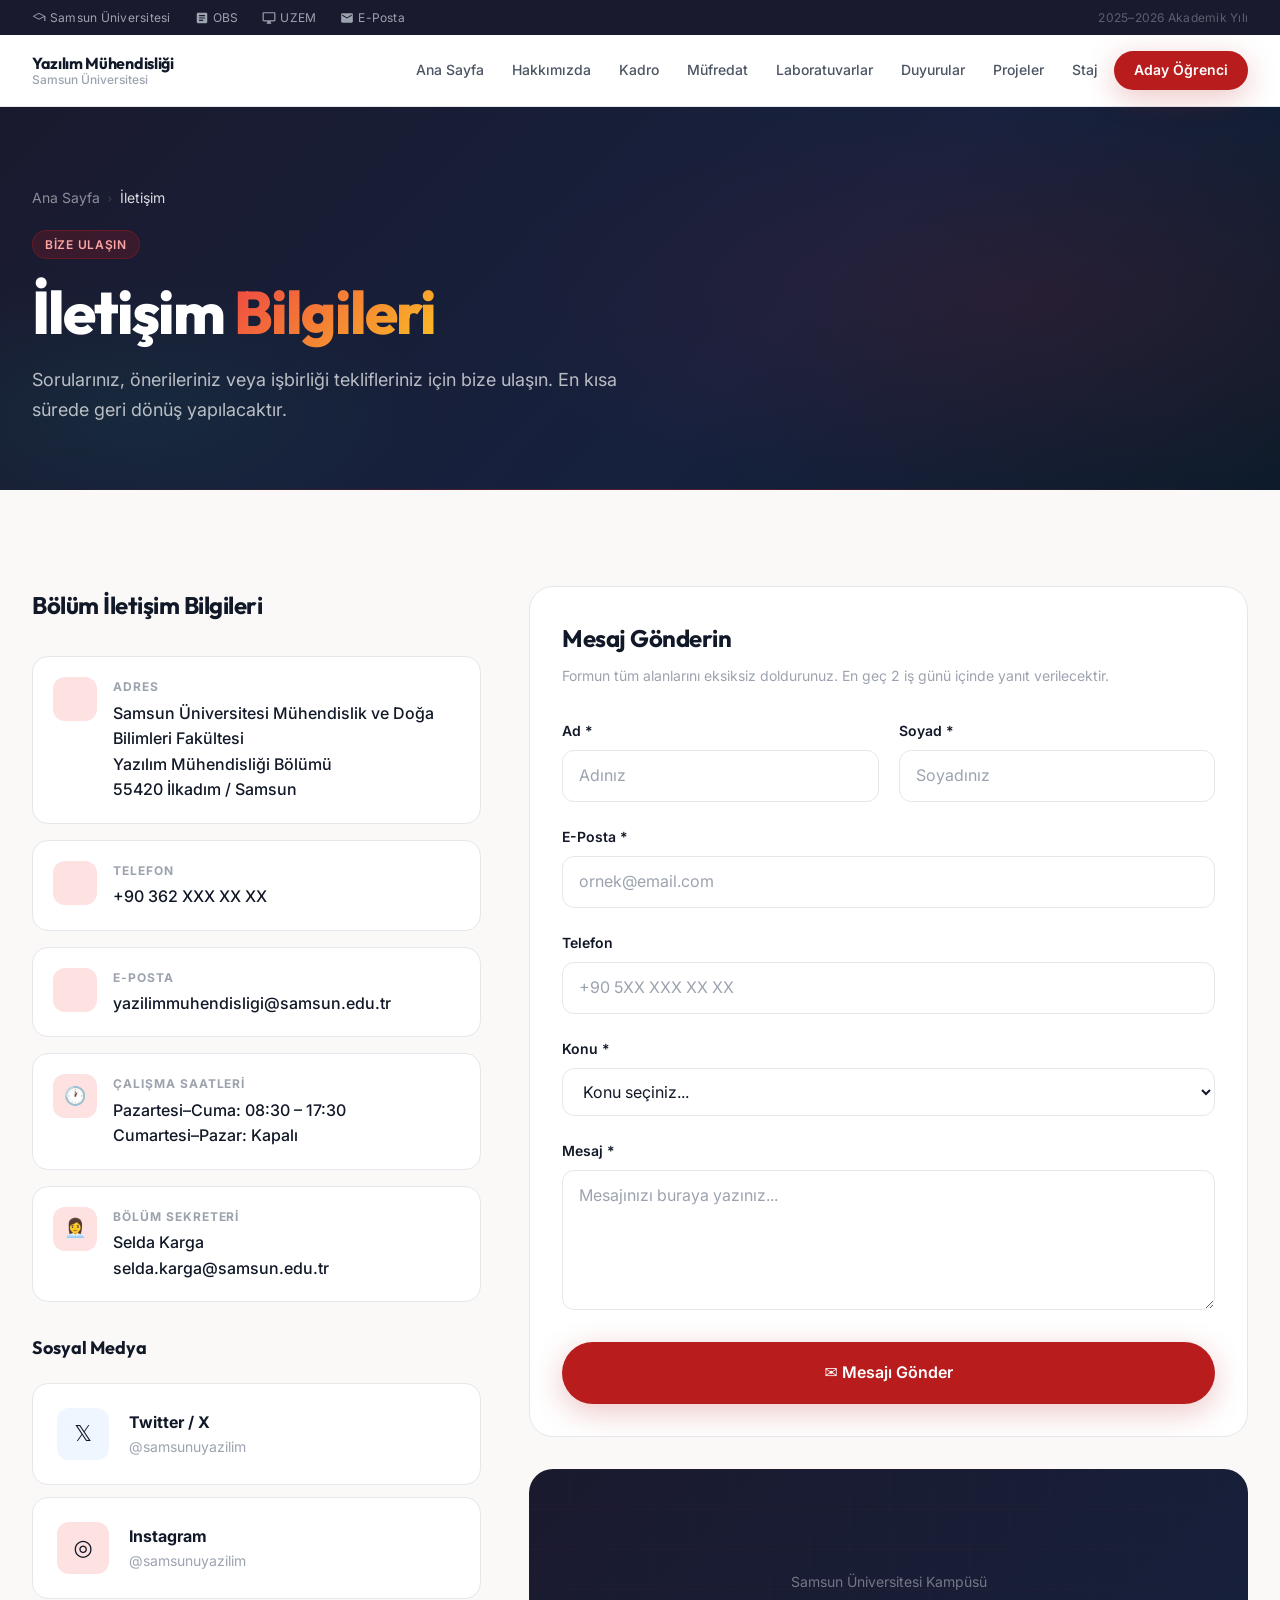
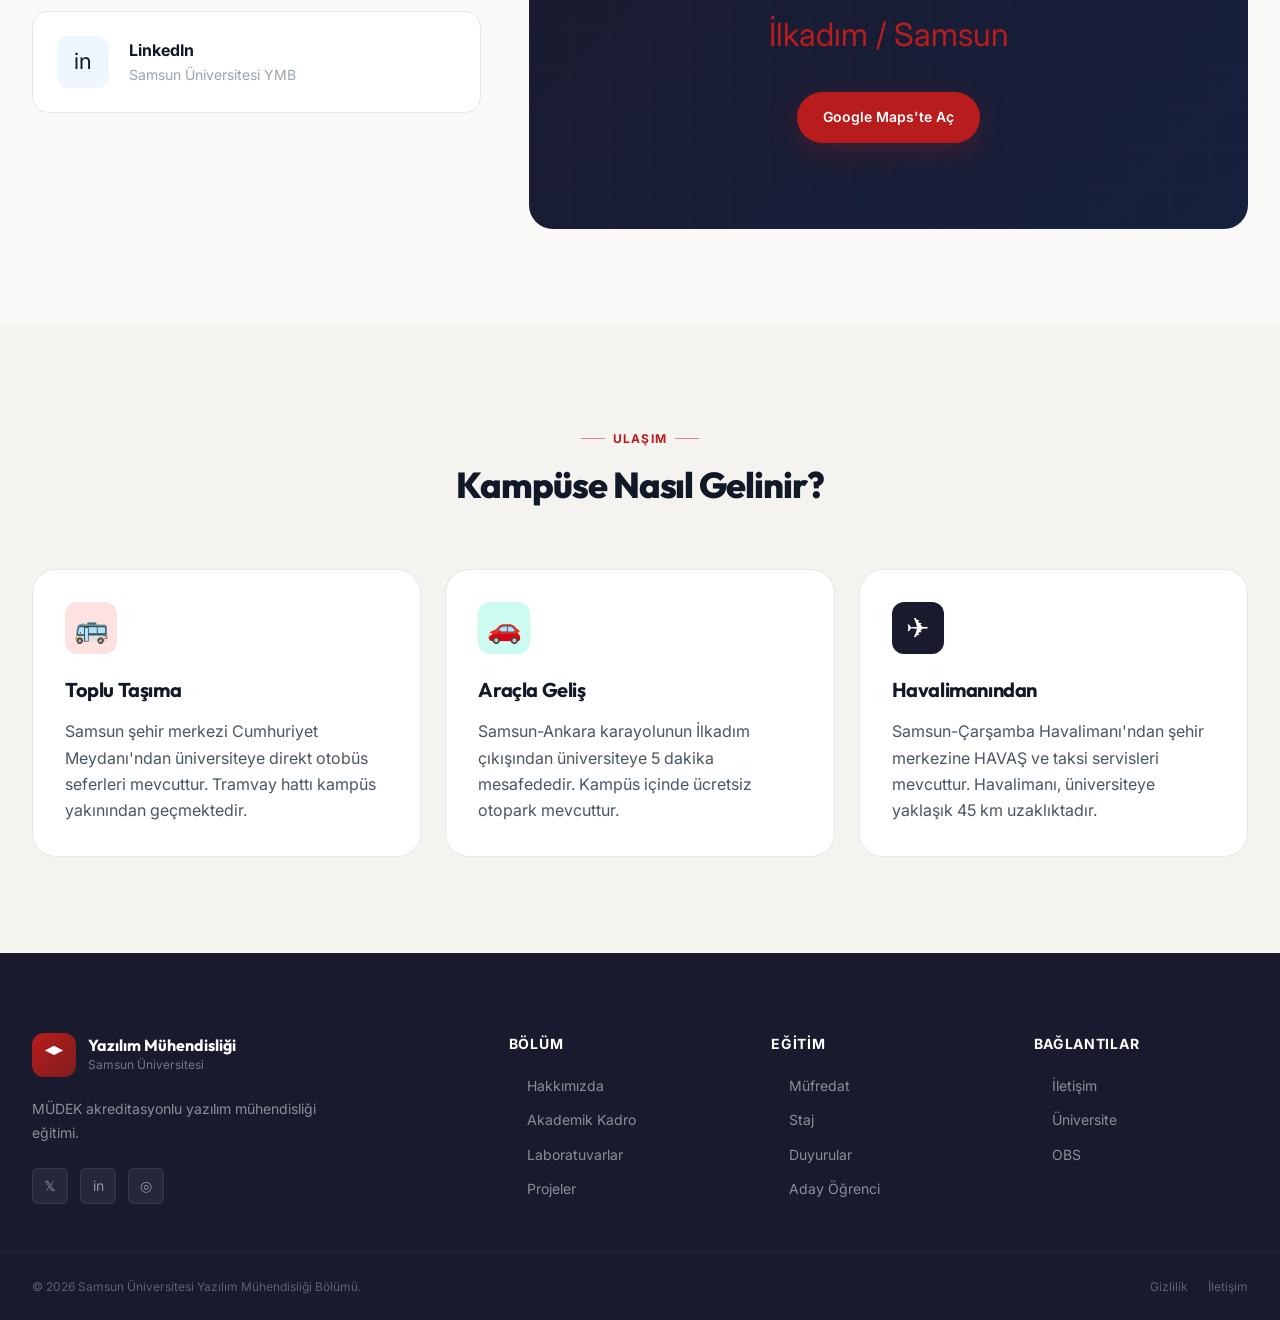
<file: iletisim.html>
<!DOCTYPE html>
<html lang="tr">
<head>
  <meta charset="UTF-8" />
  <meta name="viewport" content="width=device-width, initial-scale=1.0" />
  <meta name="description" content="Samsun Üniversitesi Yazılım Mühendisliği Bölümü iletişim bilgileri, konum ve iletişim formu." />
  <title>İletişim — Yazılım Mühendisliği | Samsun Üniversitesi</title>
  <link rel="stylesheet" href="style.css" />
  <style>
    .contact-grid {
      display:grid; grid-template-columns:1fr 1.6fr;
      gap:var(--space-12); align-items:start;
    }
    @media(max-width:1024px){ .contact-grid { grid-template-columns:1fr; } }

    .form-row { display:grid; grid-template-columns:1fr 1fr; gap:var(--space-5); }
    @media(max-width:640px){ .form-row { grid-template-columns:1fr; } }

    .success-msg {
      display:none;
      background: var(--accent-ultra); border:1px solid var(--accent);
      border-radius:var(--radius-lg); padding:var(--space-5) var(--space-6);
      color:var(--accent-dark); font-weight:600;
    }

    .social-card {
      background:var(--bg-card); border:1px solid var(--border);
      border-radius:var(--radius-lg); padding:var(--space-6);
      display:flex; align-items:center; gap:var(--space-5);
      transition:var(--transition-base); text-decoration:none;
    }
    .social-card:hover { border-color:var(--primary); box-shadow:var(--shadow-md); transform:translateY(-2px); }
    .social-card-icon {
      width:52px; height:52px; border-radius:var(--radius-md);
      display:flex; align-items:center; justify-content:center;
      font-size:22px; flex-shrink:0;
    }
    .social-card-title { font-weight:700; font-size:var(--text-base); color:var(--text-primary); }
    .social-card-handle { font-size:var(--text-sm); color:var(--text-muted); }
  </style>
</head>
<body>

<div class="top-bar">
  <div class="top-bar-inner">
    <div class="top-bar-links">
      <a href="https://samsun.edu.tr" target="_blank"><svg style="width:14px;height:14px;fill:currentColor" viewBox="0 0 24 24"><path d="M12 3L1 9l11 6 9-4.91V17h2V9L12 3zM3.89 9L12 4.58 20.11 9 12 13.42 3.89 9z"/></svg> Samsun Üniversitesi</a>
      <a href="https://obs.samsun.edu.tr" target="_blank"><svg style="width:14px;height:14px;fill:currentColor" viewBox="0 0 24 24"><path d="M19 3H5c-1.1 0-2 .9-2 2v14c0 1.1.9 2 2 2h14c1.1 0 2-.9 2-2V5c0-1.1-.9-2-2-2zm-5 14H7v-2h7v2zm3-4H7v-2h10v2zm0-4H7V7h10v2z"/></svg> OBS</a>
      <a href="https://uzem.samsun.edu.tr" target="_blank"><svg style="width:14px;height:14px;fill:currentColor" viewBox="0 0 24 24"><path d="M21 2H3c-1.1 0-2 .9-2 2v12c0 1.1.9 2 2 2h7l-2 3v1h8v-1l-2-3h7c1.1 0 2-.9 2-2V4c0-1.1-.9-2-2-2zm0 14H3V4h18v12z"/></svg> UZEM</a>
      <a href="http://eposta.samsun.edu.tr" target="_blank"><svg style="width:14px;height:14px;fill:currentColor" viewBox="0 0 24 24"><path d="M20 4H4c-1.1 0-1.99.9-1.99 2L2 18c0 1.1.9 2 2 2h16c1.1 0 2-.9 2-2V6c0-1.1-.9-2-2-2zm0 4l-8 5-8-5V6l8 5 8-5v2z"/></svg> E-Posta</a>
    </div>
    <div class="top-bar-right"><span>2025–2026 Akademik Yılı</span></div>
  </div>
</div>

<header id="site-header">
  <div class="nav-inner">
    <a href="index.html" class="nav-logo" id="logo-link">
      <div class="nav-logo-text">
        <div class="nav-logo-title">Yazılım Mühendisliği</div>
        <div class="nav-logo-sub">Samsun Üniversitesi</div>
      </div>
    </a>
    <nav>
      <a href="index.html" class="nav-link">Ana Sayfa</a>
      <a href="hakkimizda.html" class="nav-link">Hakkımızda</a>
      <a href="kadro.html" class="nav-link">Kadro</a>
      <a href="mufredat.html" class="nav-link">Müfredat</a>
      <a href="laboratuvarlar.html" class="nav-link">Laboratuvarlar</a>
      <a href="duyurular.html" class="nav-link">Duyurular</a>
      <a href="projeler.html" class="nav-link">Projeler</a>
      <a href="staj.html" class="nav-link">Staj</a>
      <a href="aday-ogrenci.html" class="nav-link nav-cta">Aday Öğrenci</a>
    </nav>
  </div>
</header>

<section class="page-hero">
  <div class="page-hero-inner">
    <div class="breadcrumb">
      <a href="index.html">Ana Sayfa</a>
      <span class="breadcrumb-sep">›</span>
      <span class="breadcrumb-current">İletişim</span>
    </div>
    <div class="page-hero-badge">Bize Ulaşın</div>
    <h1>İletişim <span>Bilgileri</span></h1>
    <p class="page-hero-desc">Sorularınız, önerileriniz veya işbirliği teklifleriniz için bize ulaşın. En kısa sürede geri dönüş yapılacaktır.</p>
  </div>
</section>

<!-- CONTACT SECTION -->
<section class="section" id="contact-section">
  <div class="container">
    <div class="contact-grid" id="contact-grid">

      <!-- SOL: İletişim Bilgileri -->
      <div id="contact-info-col">
        <h2 style="font-family:var(--font-display);font-size:var(--text-2xl);font-weight:700;color:var(--text-primary);margin-bottom:var(--space-8);letter-spacing:-0.02em">Bölüm İletişim Bilgileri</h2>

        <div class="contact-info-item" id="contact-address">
          <div class="contact-info-icon"></div>
          <div>
            <div class="contact-info-label">Adres</div>
            <div class="contact-info-value">Samsun Üniversitesi Mühendislik ve Doğa Bilimleri Fakültesi<br/>Yazılım Mühendisliği Bölümü<br/>55420 İlkadım / Samsun</div>
          </div>
        </div>

        <div class="contact-info-item" id="contact-phone">
          <div class="contact-info-icon"></div>
          <div>
            <div class="contact-info-label">Telefon</div>
            <div class="contact-info-value">+90 362 XXX XX XX</div>
          </div>
        </div>

        <div class="contact-info-item" id="contact-email">
          <div class="contact-info-icon"></div>
          <div>
            <div class="contact-info-label">E-Posta</div>
            <div class="contact-info-value">yazilimmuhendisligi@samsun.edu.tr</div>
          </div>
        </div>

        <div class="contact-info-item" id="contact-hours">
          <div class="contact-info-icon">🕐</div>
          <div>
            <div class="contact-info-label">Çalışma Saatleri</div>
            <div class="contact-info-value">Pazartesi–Cuma: 08:30 – 17:30<br/>Cumartesi–Pazar: Kapalı</div>
          </div>
        </div>

        <div class="contact-info-item" id="contact-secretary">
          <div class="contact-info-icon">👩‍💼</div>
          <div>
            <div class="contact-info-label">Bölüm Sekreteri</div>
            <div class="contact-info-value">Selda Karga<br/>selda.karga@samsun.edu.tr</div>
          </div>
        </div>

        <!-- Sosyal Medya -->
        <h3 style="font-family:var(--font-display);font-size:var(--text-lg);font-weight:700;color:var(--text-primary);margin:var(--space-8) 0 var(--space-5)" id="social-title">Sosyal Medya</h3>
        <div style="display:flex;flex-direction:column;gap:var(--space-3)" id="social-cards">
          <a href="#" class="social-card" id="social-twitter">
            <div class="social-card-icon" style="background:#EFF6FF">𝕏</div>
            <div>
              <div class="social-card-title">Twitter / X</div>
              <div class="social-card-handle">@samsunuyazilim</div>
            </div>
          </a>
          <a href="#" class="social-card" id="social-instagram">
            <div class="social-card-icon" style="background:var(--primary-ultra)">◎</div>
            <div>
              <div class="social-card-title">Instagram</div>
              <div class="social-card-handle">@samsunuyazilim</div>
            </div>
          </a>
          <a href="#" class="social-card" id="social-linkedin">
            <div class="social-card-icon" style="background:#EFF6FF">in</div>
            <div>
              <div class="social-card-title">LinkedIn</div>
              <div class="social-card-handle">Samsun Üniversitesi YMB</div>
            </div>
          </a>
        </div>
      </div>

      <!-- SAĞ: Form + Harita -->
      <div id="contact-form-col">
        <div class="card" style="margin-bottom:var(--space-8)" id="contact-form-card">
          <h2 style="font-family:var(--font-display);font-size:var(--text-2xl);font-weight:700;color:var(--text-primary);margin-bottom:var(--space-2);letter-spacing:-0.02em">Mesaj Gönderin</h2>
          <p style="color:var(--text-muted);font-size:var(--text-sm);margin-bottom:var(--space-8)">Formun tüm alanlarını eksiksiz doldurunuz. En geç 2 iş günü içinde yanıt verilecektir.</p>

          <div id="success-msg" class="success-msg">
            ✅ Mesajınız başarıyla gönderildi! En kısa sürede dönüş yapacağız.
          </div>

          <form id="contact-form" onsubmit="handleSubmit(event)">
            <div class="form-row">
              <div class="form-group">
                <label class="form-label" for="fname">Ad *</label>
                <input type="text" id="fname" name="fname" class="form-control" placeholder="Adınız" required />
              </div>
              <div class="form-group">
                <label class="form-label" for="lname">Soyad *</label>
                <input type="text" id="lname" name="lname" class="form-control" placeholder="Soyadınız" required />
              </div>
            </div>
            <div class="form-group">
              <label class="form-label" for="email">E-Posta *</label>
              <input type="email" id="email" name="email" class="form-control" placeholder="ornek@email.com" required />
            </div>
            <div class="form-group">
              <label class="form-label" for="phone">Telefon</label>
              <input type="tel" id="phone" name="phone" class="form-control" placeholder="+90 5XX XXX XX XX" />
            </div>
            <div class="form-group">
              <label class="form-label" for="subject">Konu *</label>
              <select id="subject" name="subject" class="form-control" required style="cursor:pointer">
                <option value="">Konu seçiniz...</option>
                <option value="genel">Genel Bilgi</option>
                <option value="staj">Staj Bilgisi</option>
                <option value="mufredat">Müfredat</option>
                <option value="aday">Aday Öğrenci</option>
                <option value="akademik">Akademik İş Birliği</option>
                <option value="diger">Diğer</option>
              </select>
            </div>
            <div class="form-group">
              <label class="form-label" for="message">Mesaj *</label>
              <textarea id="message" name="message" class="form-control" placeholder="Mesajınızı buraya yazınız..." required></textarea>
            </div>
            <button type="submit" class="btn btn-primary btn-lg w-full" id="submit-btn" style="justify-content:center">
              ✉ Mesajı Gönder
            </button>
          </form>
        </div>

        <!-- Harita Placeholder -->
        <div class="map-placeholder" id="map-placeholder">
          <div class="map-pin"></div>
          <div>Samsun Üniversitesi Kampüsü</div>
          <div style="font-size:32px;color:var(--primary)">İlkadım / Samsun</div>
          <a href="https://goo.gl/maps" target="_blank" class="btn btn-primary" id="map-link" style="margin-top:var(--space-4)">Google Maps'te Aç</a>
        </div>
      </div>
    </div>
  </div>
</section>

<!-- KAMPÜSE GELİŞ -->
<section class="section section-alt" id="directions-section">
  <div class="container">
    <div class="section-header">
      <div class="section-label">Ulaşım</div>
      <h2 class="section-title">Kampüse Nasıl Gelinir?</h2>
    </div>
    <div class="grid-3" id="directions-grid">
      <div class="card" id="dir-1">
        <div class="card-icon card-icon-primary" style="font-size:28px">🚌</div>
        <h3 class="card-title">Toplu Taşıma</h3>
        <p class="card-text">Samsun şehir merkezi Cumhuriyet Meydanı'ndan üniversiteye direkt otobüs seferleri mevcuttur. Tramvay hattı kampüs yakınından geçmektedir.</p>
      </div>
      <div class="card" id="dir-2">
        <div class="card-icon card-icon-accent" style="font-size:28px">🚗</div>
        <h3 class="card-title">Araçla Geliş</h3>
        <p class="card-text">Samsun-Ankara karayolunun İlkadım çıkışından üniversiteye 5 dakika mesafededir. Kampüs içinde ücretsiz otopark mevcuttur.</p>
      </div>
      <div class="card" id="dir-3">
        <div class="card-icon card-icon-dark" style="font-size:28px">✈️</div>
        <h3 class="card-title">Havalimanından</h3>
        <p class="card-text">Samsun-Çarşamba Havalimanı'ndan şehir merkezine HAVAŞ ve taksi servisleri mevcuttur. Havalimanı, üniversiteye yaklaşık 45 km uzaklıktadır.</p>
      </div>
    </div>
  </div>
</section>

<footer id="site-footer">
  <div class="footer-top"><div class="container"><div class="footer-grid">
    <div class="footer-brand"><a href="index.html" class="footer-logo"><div class="footer-logo-icon"><svg viewBox="0 0 24 24"><path d="M12 2L2 7l10 5 10-5-10-5z" fill="white"/></svg></div><div><div class="footer-logo-text">Yazılım Mühendisliği</div><div class="footer-logo-sub">Samsun Üniversitesi</div></div></a><p class="footer-brand-desc">MÜDEK akreditasyonlu yazılım mühendisliği eğitimi.</p><div class="footer-social"><a href="#" class="footer-social-link">𝕏</a><a href="#" class="footer-social-link">in</a><a href="#" class="footer-social-link">◎</a></div></div>
    <div><div class="footer-col-title">Bölüm</div><div class="footer-links"><a href="hakkimizda.html">Hakkımızda</a><a href="kadro.html">Akademik Kadro</a><a href="laboratuvarlar.html">Laboratuvarlar</a><a href="projeler.html">Projeler</a></div></div>
    <div><div class="footer-col-title">Eğitim</div><div class="footer-links"><a href="mufredat.html">Müfredat</a><a href="staj.html">Staj</a><a href="duyurular.html">Duyurular</a><a href="aday-ogrenci.html">Aday Öğrenci</a></div></div>
    <div><div class="footer-col-title">Bağlantılar</div><div class="footer-links"><a href="iletisim.html">İletişim</a><a href="https://samsun.edu.tr" target="_blank">Üniversite</a><a href="https://obs.samsun.edu.tr" target="_blank">OBS</a></div></div>
  </div></div></div>
  <div class="footer-bottom"><div class="container"><div class="footer-bottom-inner"><div>© 2026 Samsun Üniversitesi Yazılım Mühendisliği Bölümü.</div><div class="footer-bottom-links"><a href="#">Gizlilik</a><a href="iletisim.html">İletişim</a></div></div></div></div>
</footer>

<script>
  const header = document.getElementById('site-header');
  window.addEventListener('scroll', () => { header.classList.toggle('scrolled', window.scrollY > 10); });

  function handleSubmit(e) {
    e.preventDefault();
    const form = document.getElementById('contact-form');
    const msg  = document.getElementById('success-msg');
    const btn  = document.getElementById('submit-btn');
    btn.textContent = 'Gönderiliyor...';
    btn.disabled = true;
    // Simulate async submission
    setTimeout(() => {
      form.reset();
      msg.style.display = 'block';
      btn.textContent = '✉ Mesajı Gönder';
      btn.disabled = false;
      msg.scrollIntoView({ behavior:'smooth', block:'center' });
    }, 1200);
  }
</script>
</body>
</html>
</file>
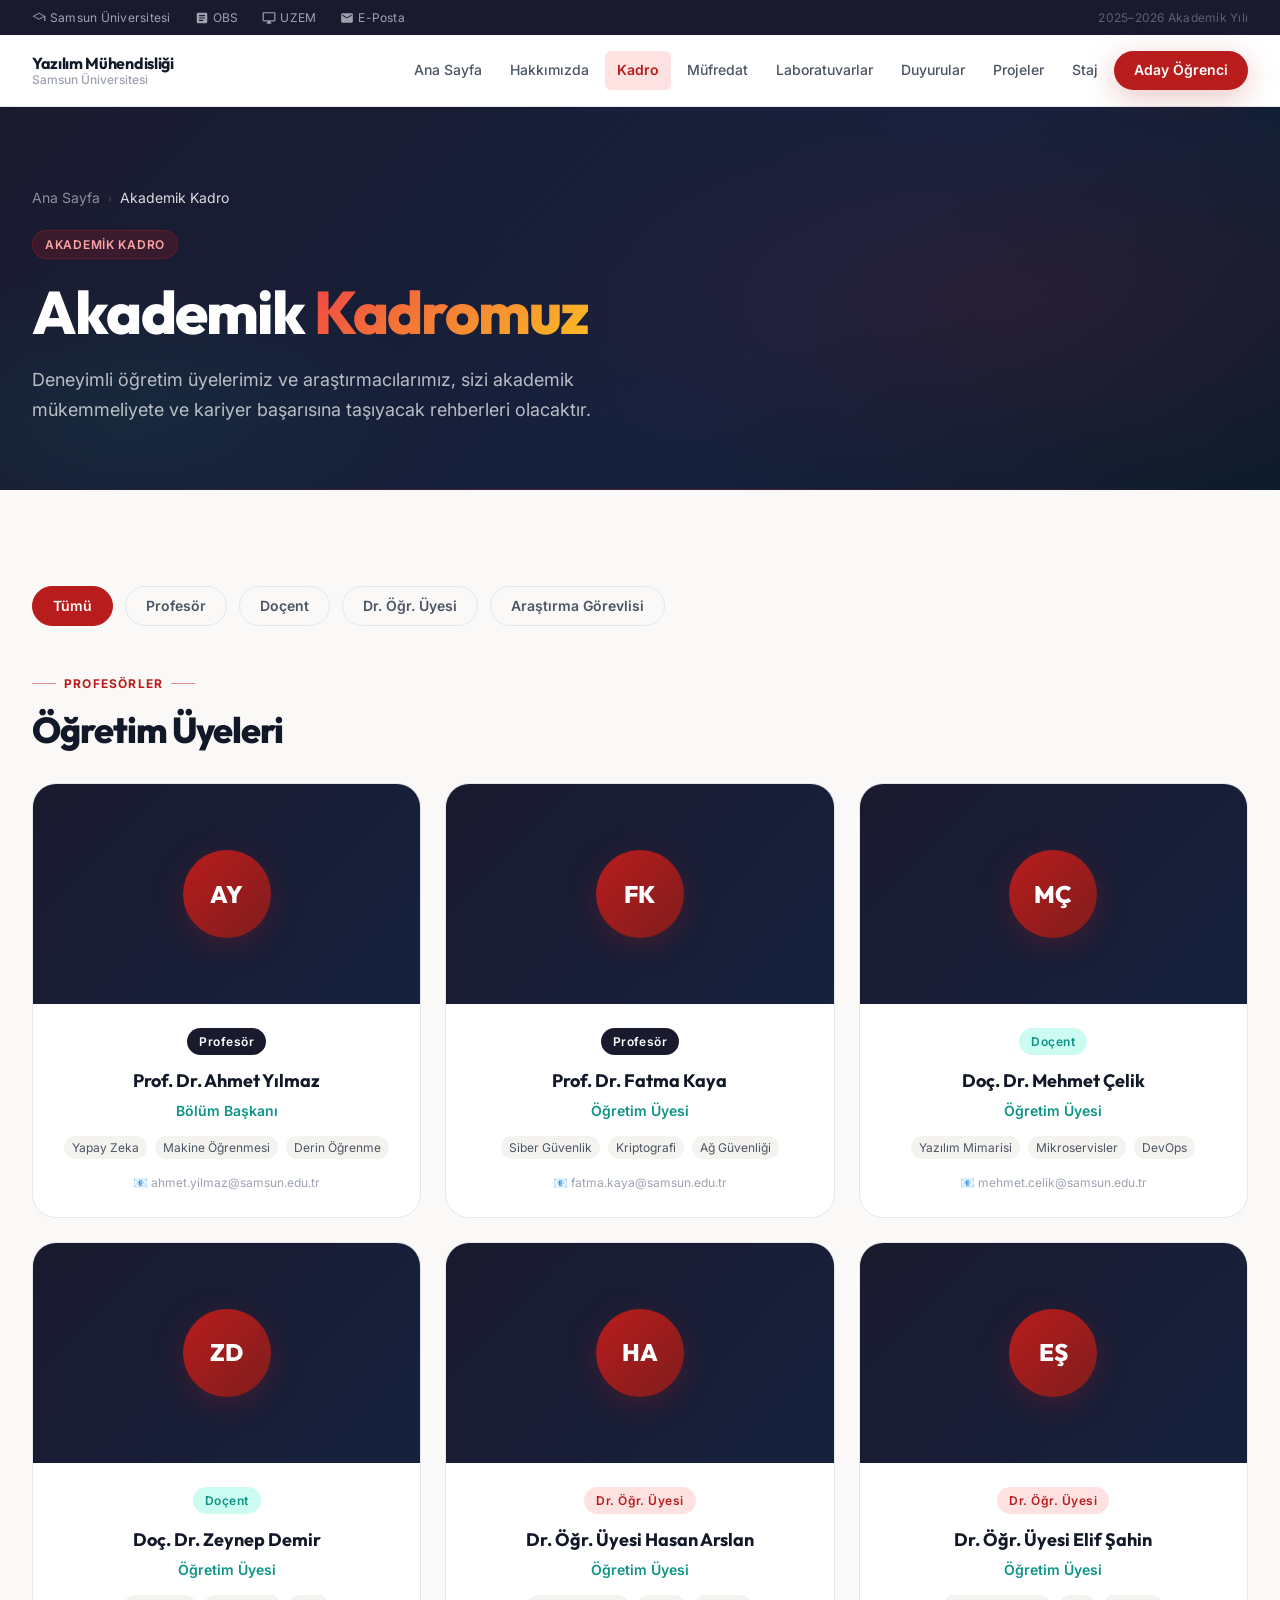
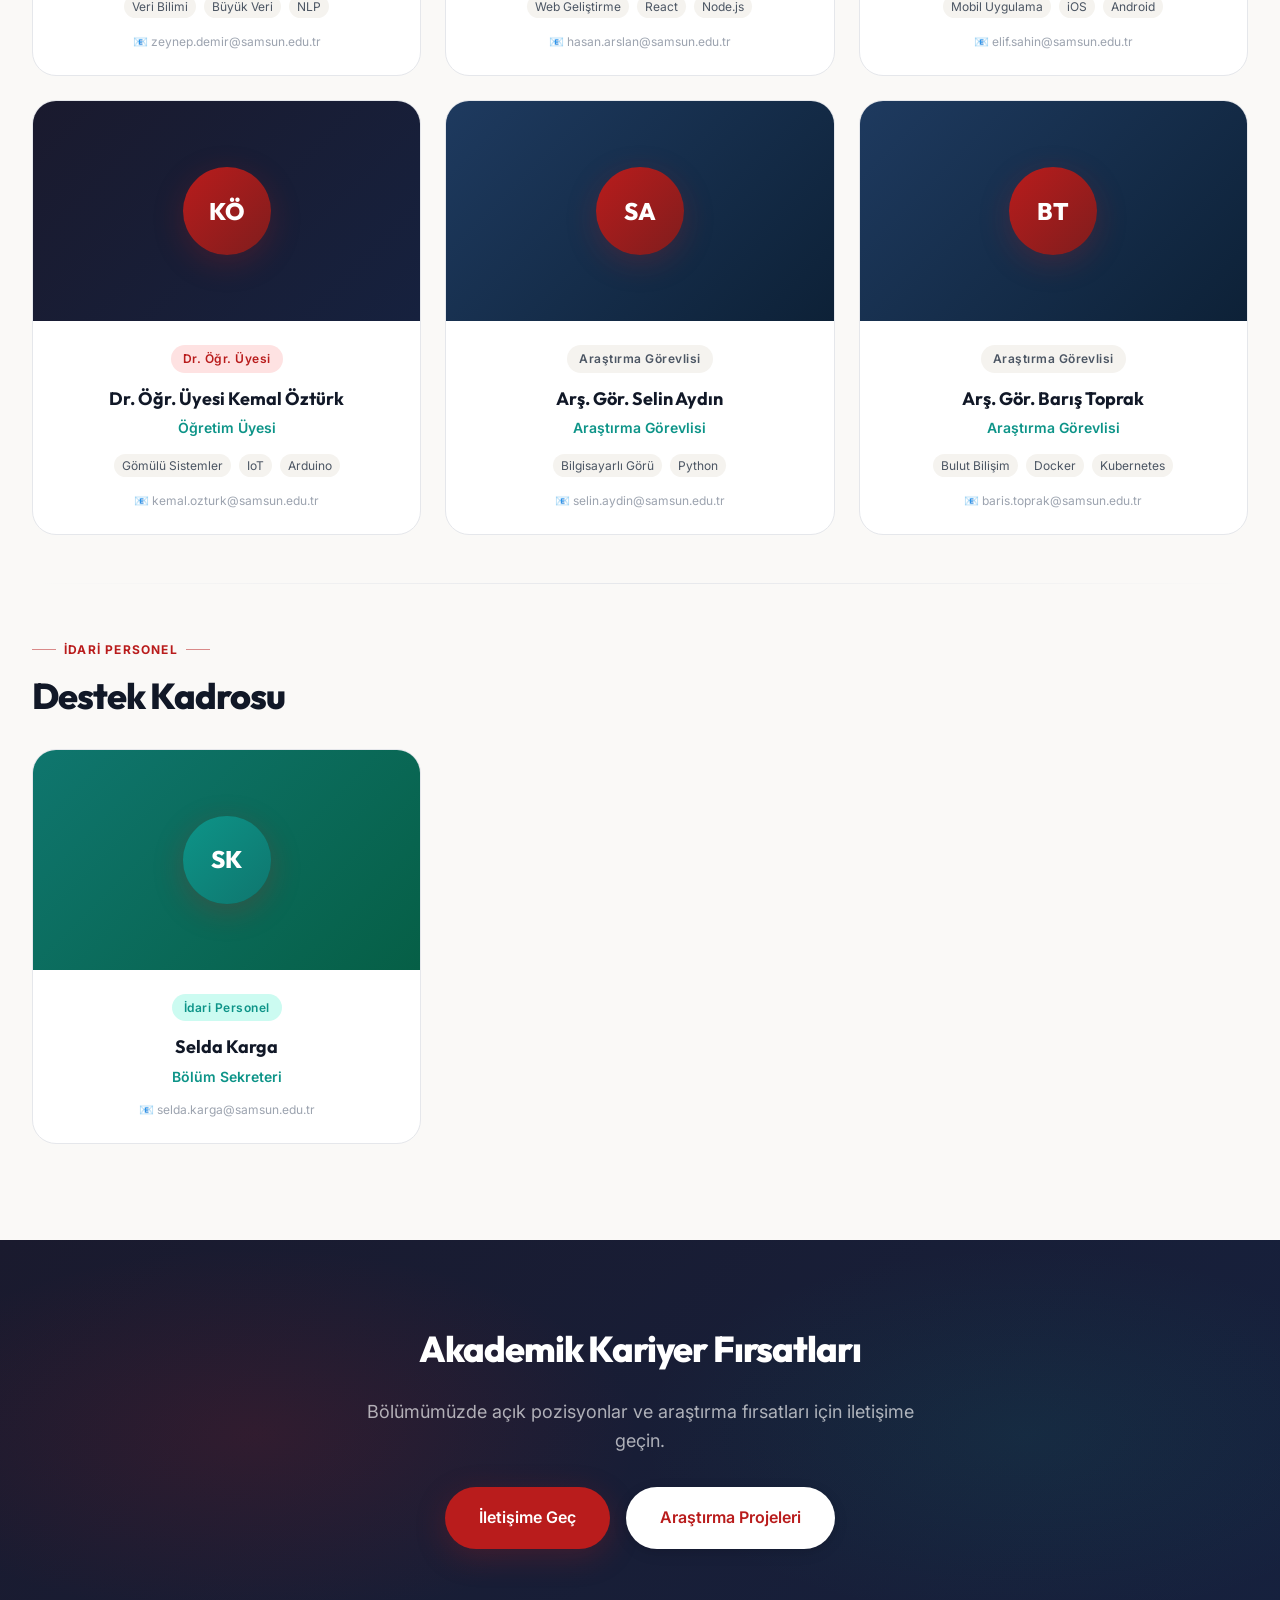
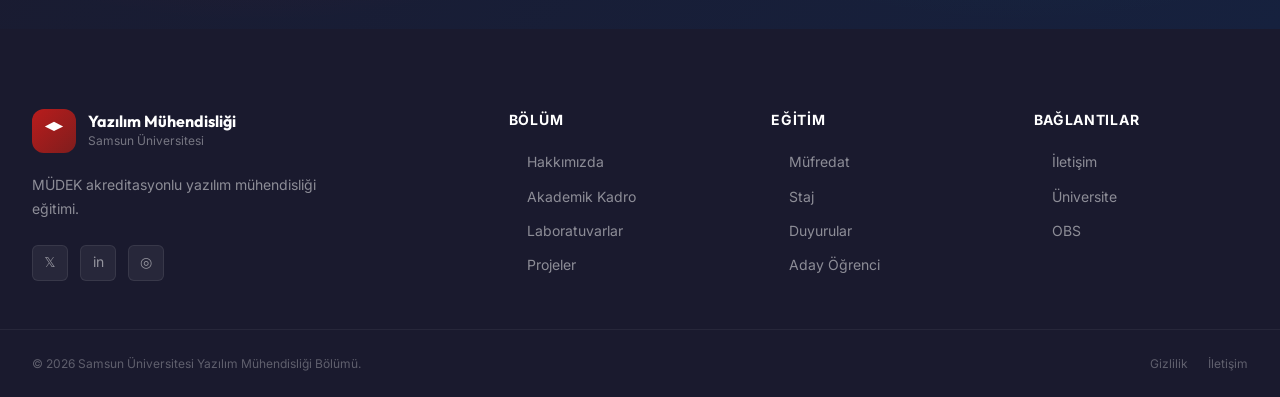
<file: kadro.html>
<!DOCTYPE html>
<html lang="tr">
<head>
  <meta charset="UTF-8" />
  <meta name="viewport" content="width=device-width, initial-scale=1.0" />
  <meta name="description" content="Samsun Üniversitesi Yazılım Mühendisliği Bölümü akademik kadro ve idari personel bilgileri." />
  <title>Akademik Kadro — Yazılım Mühendisliği | Samsun Üniversitesi</title>
  <link rel="stylesheet" href="style.css" />
  <style>
    .filter-bar { display:flex; gap:var(--space-3); flex-wrap:wrap; margin-bottom:var(--space-10); }
    .filter-btn {
      padding: var(--space-2) var(--space-5);
      border-radius: var(--radius-full);
      border: 1.5px solid var(--border);
      font-size: var(--text-sm);
      font-weight: 600;
      color: var(--text-secondary);
      cursor: pointer;
      transition: var(--transition-fast);
      background: transparent;
      font-family: var(--font-body);
    }
    .filter-btn:hover, .filter-btn.active {
      background: var(--primary);
      border-color: var(--primary);
      color: white;
    }
    .expertise-tag {
      display:inline-block;
      background: var(--bg-section);
      color: var(--text-secondary);
      font-size: var(--text-xs);
      padding: 2px 8px;
      border-radius: var(--radius-full);
      margin: 2px;
      transition: var(--transition-fast);
    }
    .expertise-tag:hover { background:var(--primary-ultra); color:var(--primary); }
  </style>
</head>
<body>

<div class="top-bar">
  <div class="top-bar-inner">
    <div class="top-bar-links">
      <a href="https://samsun.edu.tr" target="_blank"><svg style="width:14px;height:14px;fill:currentColor" viewBox="0 0 24 24"><path d="M12 3L1 9l11 6 9-4.91V17h2V9L12 3zM3.89 9L12 4.58 20.11 9 12 13.42 3.89 9z"/></svg> Samsun Üniversitesi</a>
      <a href="https://obs.samsun.edu.tr" target="_blank"><svg style="width:14px;height:14px;fill:currentColor" viewBox="0 0 24 24"><path d="M19 3H5c-1.1 0-2 .9-2 2v14c0 1.1.9 2 2 2h14c1.1 0 2-.9 2-2V5c0-1.1-.9-2-2-2zm-5 14H7v-2h7v2zm3-4H7v-2h10v2zm0-4H7V7h10v2z"/></svg> OBS</a>
      <a href="https://uzem.samsun.edu.tr" target="_blank"><svg style="width:14px;height:14px;fill:currentColor" viewBox="0 0 24 24"><path d="M21 2H3c-1.1 0-2 .9-2 2v12c0 1.1.9 2 2 2h7l-2 3v1h8v-1l-2-3h7c1.1 0 2-.9 2-2V4c0-1.1-.9-2-2-2zm0 14H3V4h18v12z"/></svg> UZEM</a>
      <a href="http://eposta.samsun.edu.tr" target="_blank"><svg style="width:14px;height:14px;fill:currentColor" viewBox="0 0 24 24"><path d="M20 4H4c-1.1 0-1.99.9-1.99 2L2 18c0 1.1.9 2 2 2h16c1.1 0 2-.9 2-2V6c0-1.1-.9-2-2-2zm0 4l-8 5-8-5V6l8 5 8-5v2z"/></svg> E-Posta</a>
    </div>
    <div class="top-bar-right"><span>2025–2026 Akademik Yılı</span></div>
  </div>
</div>

<header id="site-header">
  <div class="nav-inner">
    <a href="index.html" class="nav-logo" id="logo-link">
      <div class="nav-logo-text">
        <div class="nav-logo-title">Yazılım Mühendisliği</div>
        <div class="nav-logo-sub">Samsun Üniversitesi</div>
      </div>
    </a>
    <nav>
      <a href="index.html" class="nav-link">Ana Sayfa</a>
      <a href="hakkimizda.html" class="nav-link">Hakkımızda</a>
      <a href="kadro.html" class="nav-link active">Kadro</a>
      <a href="mufredat.html" class="nav-link">Müfredat</a>
      <a href="laboratuvarlar.html" class="nav-link">Laboratuvarlar</a>
      <a href="duyurular.html" class="nav-link">Duyurular</a>
      <a href="projeler.html" class="nav-link">Projeler</a>
      <a href="staj.html" class="nav-link">Staj</a>
      <a href="aday-ogrenci.html" class="nav-link nav-cta">Aday Öğrenci</a>
    </nav>
  </div>
</header>

<section class="page-hero">
  <div class="page-hero-inner">
    <div class="breadcrumb">
      <a href="index.html">Ana Sayfa</a>
      <span class="breadcrumb-sep">›</span>
      <span class="breadcrumb-current">Akademik Kadro</span>
    </div>
    <div class="page-hero-badge">Akademik Kadro</div>
    <h1>Akademik <span>Kadromuz</span></h1>
    <p class="page-hero-desc">Deneyimli öğretim üyelerimiz ve araştırmacılarımız, sizi akademik mükemmeliyete ve kariyer başarısına taşıyacak rehberleri olacaktır.</p>
  </div>
</section>

<!-- PROFESSORS -->
<section class="section" id="professors-section">
  <div class="container">
    <div class="filter-bar" id="filter-bar">
      <button class="filter-btn active" id="filter-all">Tümü</button>
      <button class="filter-btn" id="filter-prof">Profesör</button>
      <button class="filter-btn" id="filter-assoc">Doçent</button>
      <button class="filter-btn" id="filter-dr">Dr. Öğr. Üyesi</button>
      <button class="filter-btn" id="filter-ra">Araştırma Görevlisi</button>
    </div>

    <div class="section-header" style="text-align:left;margin-bottom:var(--space-8)">
      <div class="section-label" style="justify-content:flex-start">Profesörler</div>
      <h2 class="section-title" style="text-align:left">Öğretim Üyeleri</h2>
    </div>

    <div class="grid-3" id="staff-grid">

      <div class="person-card" id="staff-1">
        <div class="person-avatar">
          <div class="person-avatar-initials">AY</div>
        </div>
        <div class="person-info">
          <span class="badge badge-dark" style="margin-bottom:var(--space-3)">Profesör</span>
          <div class="person-name">Prof. Dr. Ahmet Yılmaz</div>
          <div class="person-title">Bölüm Başkanı</div>
          <div style="margin: var(--space-3) 0">
            <span class="expertise-tag">Yapay Zeka</span>
            <span class="expertise-tag">Makine Öğrenmesi</span>
            <span class="expertise-tag">Derin Öğrenme</span>
          </div>
          <div class="person-email">📧 ahmet.yilmaz@samsun.edu.tr</div>
        </div>
      </div>

      <div class="person-card" id="staff-2">
        <div class="person-avatar">
          <div class="person-avatar-initials">FK</div>
        </div>
        <div class="person-info">
          <span class="badge badge-dark" style="margin-bottom:var(--space-3)">Profesör</span>
          <div class="person-name">Prof. Dr. Fatma Kaya</div>
          <div class="person-title">Öğretim Üyesi</div>
          <div style="margin: var(--space-3) 0">
            <span class="expertise-tag">Siber Güvenlik</span>
            <span class="expertise-tag">Kriptografi</span>
            <span class="expertise-tag">Ağ Güvenliği</span>
          </div>
          <div class="person-email">📧 fatma.kaya@samsun.edu.tr</div>
        </div>
      </div>

      <div class="person-card" id="staff-3">
        <div class="person-avatar">
          <div class="person-avatar-initials">MÇ</div>
        </div>
        <div class="person-info">
          <span class="badge" style="background:var(--accent-ultra);color:var(--accent);margin-bottom:var(--space-3)">Doçent</span>
          <div class="person-name">Doç. Dr. Mehmet Çelik</div>
          <div class="person-title">Öğretim Üyesi</div>
          <div style="margin: var(--space-3) 0">
            <span class="expertise-tag">Yazılım Mimarisi</span>
            <span class="expertise-tag">Mikroservisler</span>
            <span class="expertise-tag">DevOps</span>
          </div>
          <div class="person-email">📧 mehmet.celik@samsun.edu.tr</div>
        </div>
      </div>

      <div class="person-card" id="staff-4">
        <div class="person-avatar">
          <div class="person-avatar-initials">ZD</div>
        </div>
        <div class="person-info">
          <span class="badge" style="background:var(--accent-ultra);color:var(--accent);margin-bottom:var(--space-3)">Doçent</span>
          <div class="person-name">Doç. Dr. Zeynep Demir</div>
          <div class="person-title">Öğretim Üyesi</div>
          <div style="margin: var(--space-3) 0">
            <span class="expertise-tag">Veri Bilimi</span>
            <span class="expertise-tag">Büyük Veri</span>
            <span class="expertise-tag">NLP</span>
          </div>
          <div class="person-email">📧 zeynep.demir@samsun.edu.tr</div>
        </div>
      </div>

      <div class="person-card" id="staff-5">
        <div class="person-avatar">
          <div class="person-avatar-initials">HA</div>
        </div>
        <div class="person-info">
          <span class="badge badge-primary" style="margin-bottom:var(--space-3)">Dr. Öğr. Üyesi</span>
          <div class="person-name">Dr. Öğr. Üyesi Hasan Arslan</div>
          <div class="person-title">Öğretim Üyesi</div>
          <div style="margin: var(--space-3) 0">
            <span class="expertise-tag">Web Geliştirme</span>
            <span class="expertise-tag">React</span>
            <span class="expertise-tag">Node.js</span>
          </div>
          <div class="person-email">📧 hasan.arslan@samsun.edu.tr</div>
        </div>
      </div>

      <div class="person-card" id="staff-6">
        <div class="person-avatar">
          <div class="person-avatar-initials">EŞ</div>
        </div>
        <div class="person-info">
          <span class="badge badge-primary" style="margin-bottom:var(--space-3)">Dr. Öğr. Üyesi</span>
          <div class="person-name">Dr. Öğr. Üyesi Elif Şahin</div>
          <div class="person-title">Öğretim Üyesi</div>
          <div style="margin: var(--space-3) 0">
            <span class="expertise-tag">Mobil Uygulama</span>
            <span class="expertise-tag">iOS</span>
            <span class="expertise-tag">Android</span>
          </div>
          <div class="person-email">📧 elif.sahin@samsun.edu.tr</div>
        </div>
      </div>

      <div class="person-card" id="staff-7">
        <div class="person-avatar">
          <div class="person-avatar-initials">KÖ</div>
        </div>
        <div class="person-info">
          <span class="badge badge-primary" style="margin-bottom:var(--space-3)">Dr. Öğr. Üyesi</span>
          <div class="person-name">Dr. Öğr. Üyesi Kemal Öztürk</div>
          <div class="person-title">Öğretim Üyesi</div>
          <div style="margin: var(--space-3) 0">
            <span class="expertise-tag">Gömülü Sistemler</span>
            <span class="expertise-tag">IoT</span>
            <span class="expertise-tag">Arduino</span>
          </div>
          <div class="person-email">📧 kemal.ozturk@samsun.edu.tr</div>
        </div>
      </div>

      <div class="person-card" id="staff-8">
        <div class="person-avatar" style="background:linear-gradient(135deg,#1e3a5f,#0d2137)">
          <div class="person-avatar-initials">SA</div>
        </div>
        <div class="person-info">
          <span class="badge badge-neutral" style="margin-bottom:var(--space-3)">Araştırma Görevlisi</span>
          <div class="person-name">Arş. Gör. Selin Aydın</div>
          <div class="person-title">Araştırma Görevlisi</div>
          <div style="margin: var(--space-3) 0">
            <span class="expertise-tag">Bilgisayarlı Görü</span>
            <span class="expertise-tag">Python</span>
          </div>
          <div class="person-email">📧 selin.aydin@samsun.edu.tr</div>
        </div>
      </div>

      <div class="person-card" id="staff-9">
        <div class="person-avatar" style="background:linear-gradient(135deg,#1e3a5f,#0d2137)">
          <div class="person-avatar-initials">BT</div>
        </div>
        <div class="person-info">
          <span class="badge badge-neutral" style="margin-bottom:var(--space-3)">Araştırma Görevlisi</span>
          <div class="person-name">Arş. Gör. Barış Toprak</div>
          <div class="person-title">Araştırma Görevlisi</div>
          <div style="margin: var(--space-3) 0">
            <span class="expertise-tag">Bulut Bilişim</span>
            <span class="expertise-tag">Docker</span>
            <span class="expertise-tag">Kubernetes</span>
          </div>
          <div class="person-email">📧 baris.toprak@samsun.edu.tr</div>
        </div>
      </div>
    </div>

    <!-- İdari Personel -->
    <div class="divider"></div>
    <div class="section-header" style="text-align:left;margin-bottom:var(--space-8)">
      <div class="section-label" style="justify-content:flex-start">İdari Personel</div>
      <h2 class="section-title" style="text-align:left">Destek Kadrosu</h2>
    </div>
    <div class="grid-3">
      <div class="person-card" id="admin-1">
        <div class="person-avatar" style="background:linear-gradient(135deg,var(--accent-dark),#065F46)">
          <div class="person-avatar-initials" style="background:linear-gradient(135deg,var(--accent),var(--accent-dark))">SK</div>
        </div>
        <div class="person-info">
          <span class="badge badge-accent" style="margin-bottom:var(--space-3)">İdari Personel</span>
          <div class="person-name">Selda Karga</div>
          <div class="person-title">Bölüm Sekreteri</div>
          <div class="person-email">📧 selda.karga@samsun.edu.tr</div>
        </div>
      </div>
    </div>
  </div>
</section>

<section class="cta-strip" id="cta-section">
  <div class="container">
    <h2>Akademik Kariyer Fırsatları</h2>
    <p>Bölümümüzde açık pozisyonlar ve araştırma fırsatları için iletişime geçin.</p>
    <div class="cta-buttons">
      <a href="iletisim.html" class="btn btn-primary btn-lg">İletişime Geç</a>
      <a href="projeler.html" class="btn btn-white btn-lg">Araştırma Projeleri</a>
    </div>
  </div>
</section>

<footer id="site-footer">
  <div class="footer-top">
    <div class="container">
      <div class="footer-grid">
        <div class="footer-brand">
          <a href="index.html" class="footer-logo"><div class="footer-logo-icon"><svg viewBox="0 0 24 24"><path d="M12 2L2 7l10 5 10-5-10-5z" fill="white"/></svg></div><div><div class="footer-logo-text">Yazılım Mühendisliği</div><div class="footer-logo-sub">Samsun Üniversitesi</div></div></a>
          <p class="footer-brand-desc">MÜDEK akreditasyonlu yazılım mühendisliği eğitimi.</p>
          <div class="footer-social"><a href="#" class="footer-social-link">𝕏</a><a href="#" class="footer-social-link">in</a><a href="#" class="footer-social-link">◎</a></div>
        </div>
        <div><div class="footer-col-title">Bölüm</div><div class="footer-links"><a href="hakkimizda.html">Hakkımızda</a><a href="kadro.html">Akademik Kadro</a><a href="laboratuvarlar.html">Laboratuvarlar</a><a href="projeler.html">Projeler</a></div></div>
        <div><div class="footer-col-title">Eğitim</div><div class="footer-links"><a href="mufredat.html">Müfredat</a><a href="staj.html">Staj</a><a href="duyurular.html">Duyurular</a><a href="aday-ogrenci.html">Aday Öğrenci</a></div></div>
        <div><div class="footer-col-title">Bağlantılar</div><div class="footer-links"><a href="iletisim.html">İletişim</a><a href="https://samsun.edu.tr" target="_blank">Üniversite</a><a href="https://obs.samsun.edu.tr" target="_blank">OBS</a></div></div>
      </div>
    </div>
  </div>
  <div class="footer-bottom"><div class="container"><div class="footer-bottom-inner"><div>© 2026 Samsun Üniversitesi Yazılım Mühendisliği Bölümü.</div><div class="footer-bottom-links"><a href="#">Gizlilik</a><a href="iletisim.html">İletişim</a></div></div></div></div>
</footer>
<script>
  const header = document.getElementById('site-header');
  window.addEventListener('scroll', () => { header.classList.toggle('scrolled', window.scrollY > 10); });

  // Filter buttons (visual only — no JS filtering needed as per constraints)
  document.querySelectorAll('.filter-btn').forEach(btn => {
    btn.addEventListener('click', () => {
      document.querySelectorAll('.filter-btn').forEach(b => b.classList.remove('active'));
      btn.classList.add('active');
    });
  });
</script>
</body>
</html>
</file>
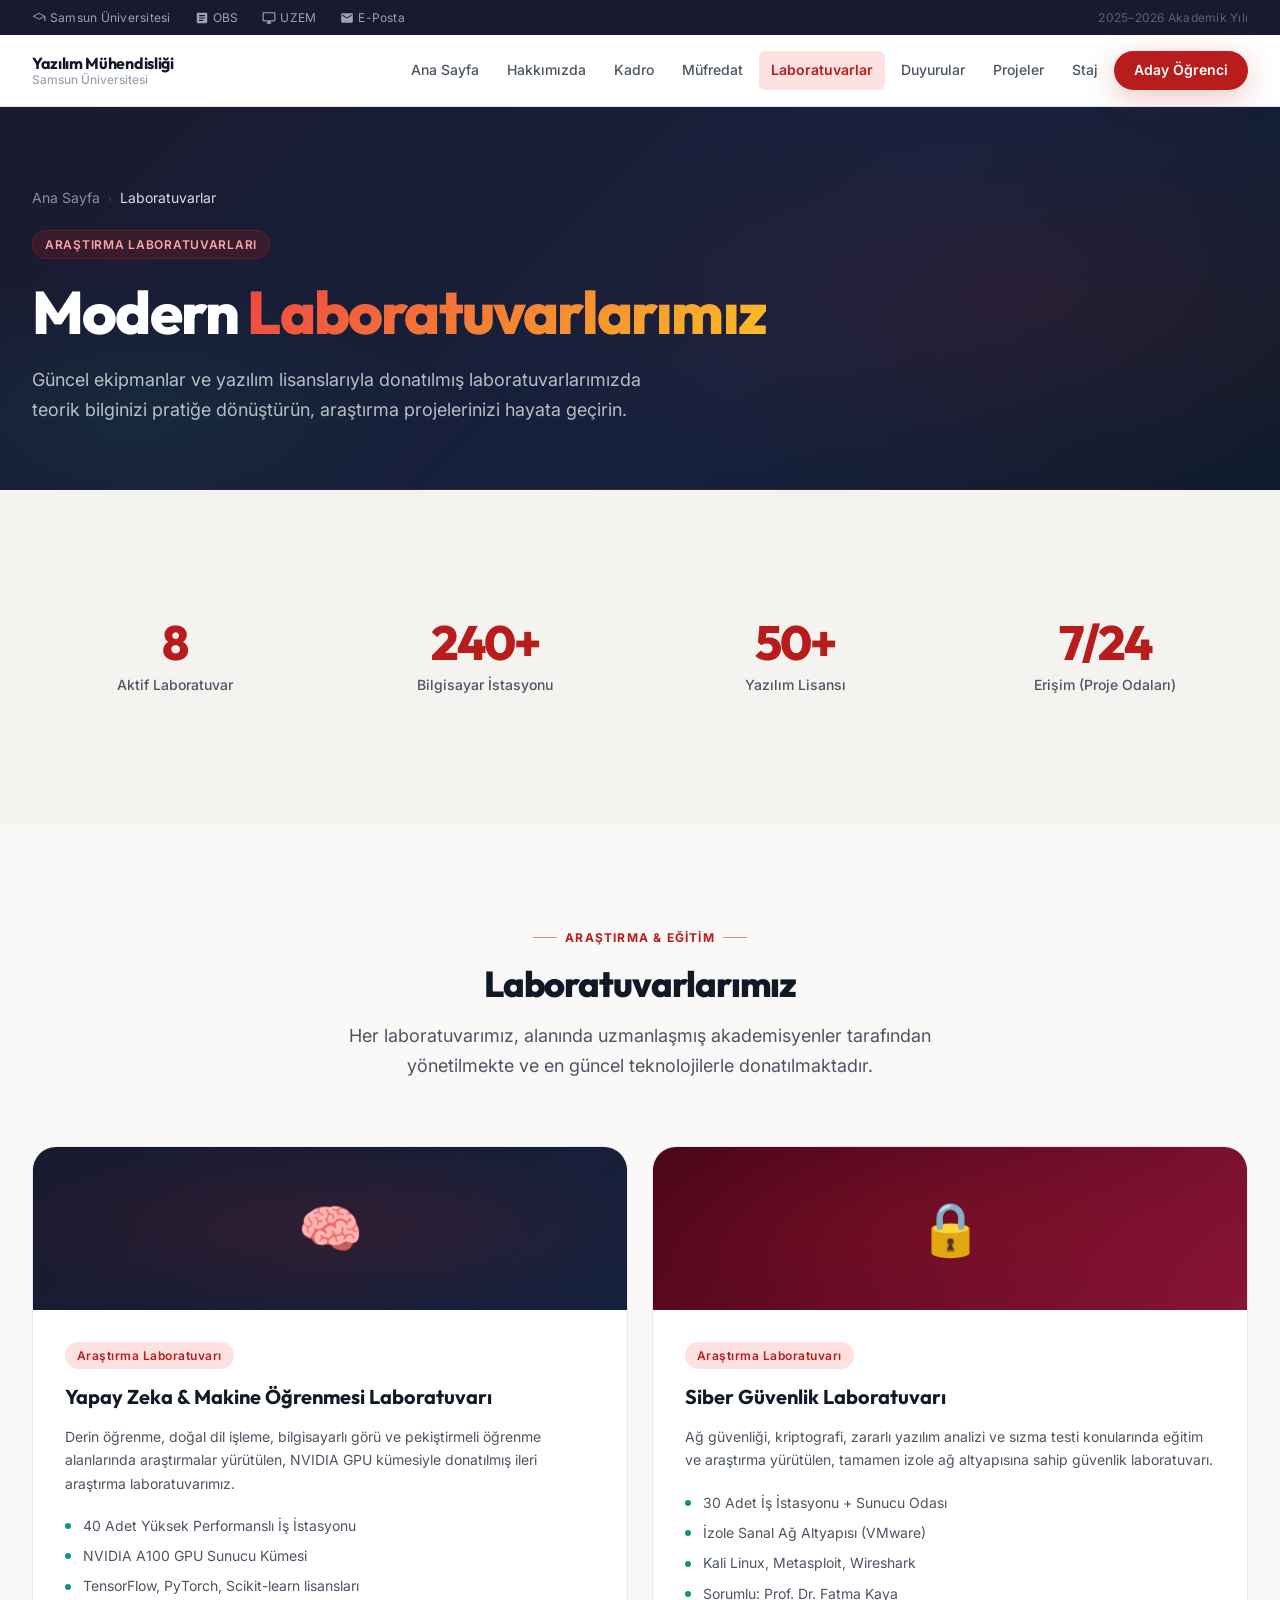
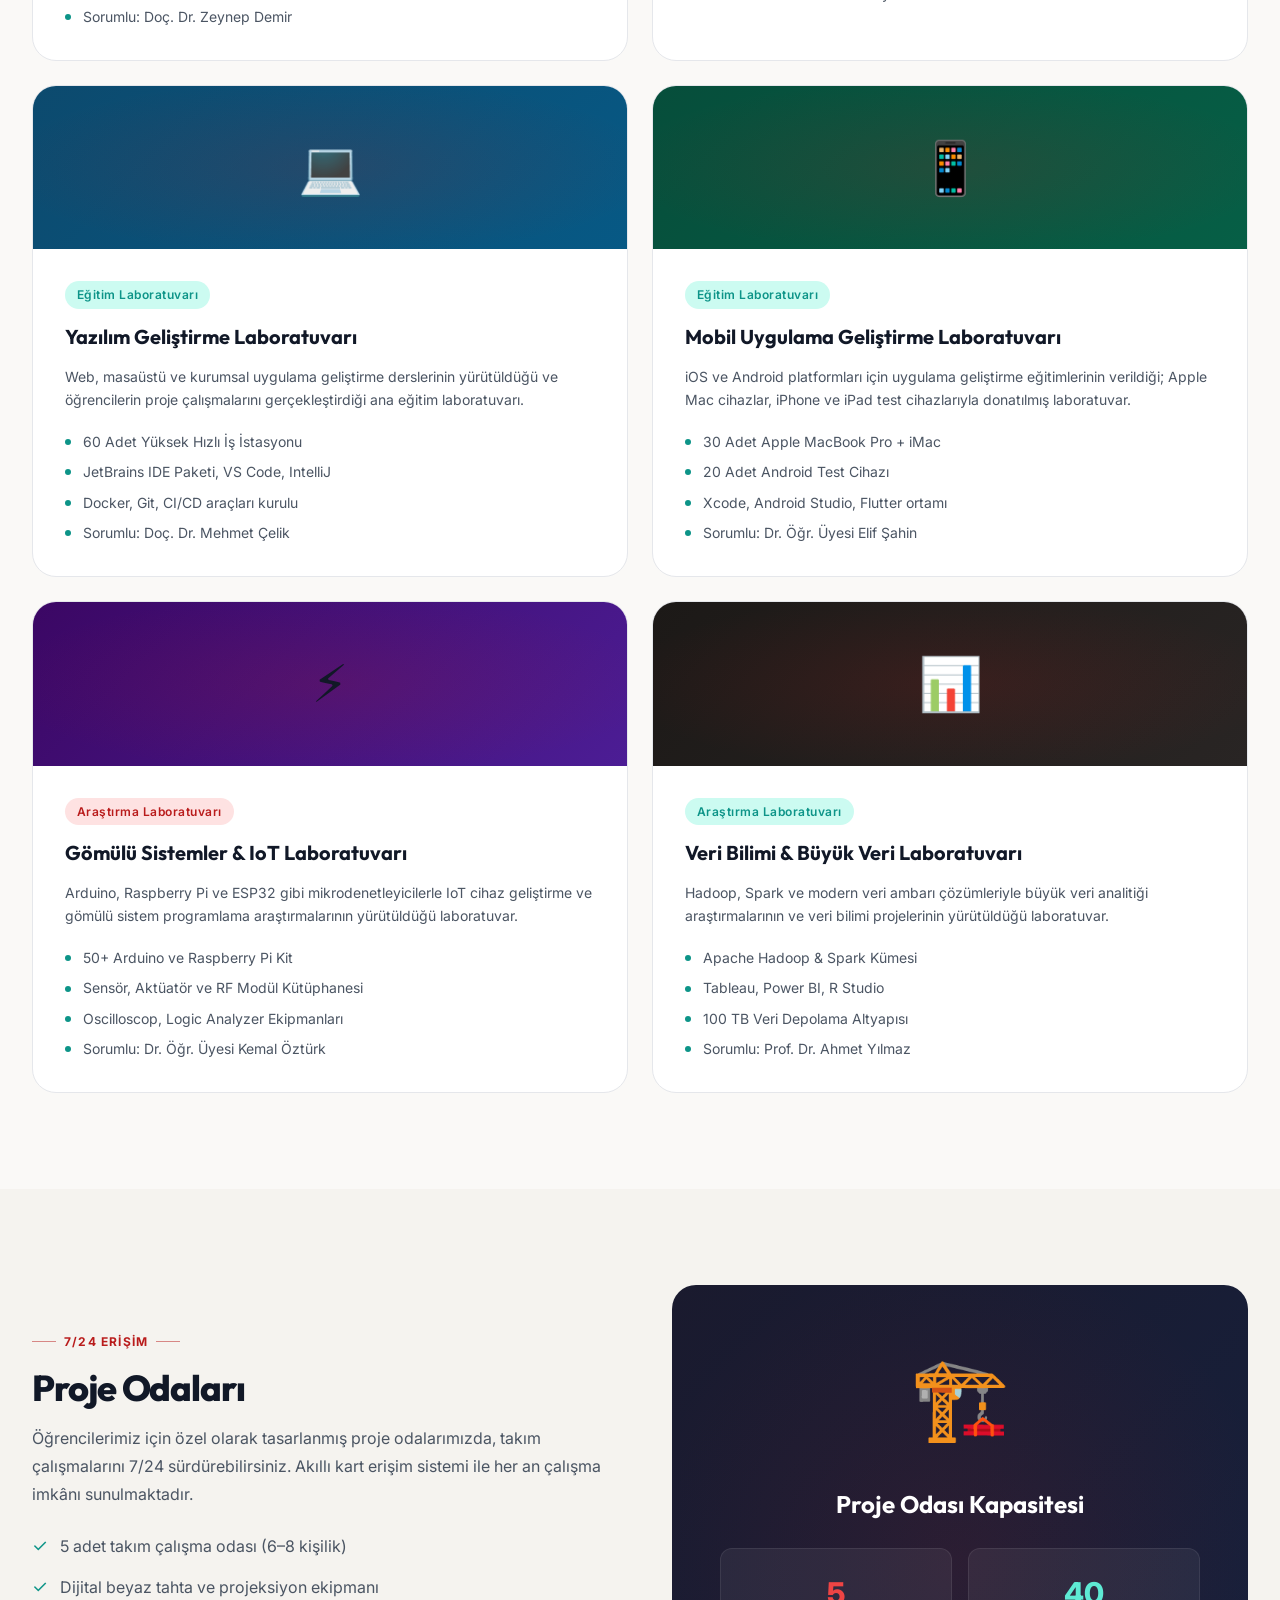
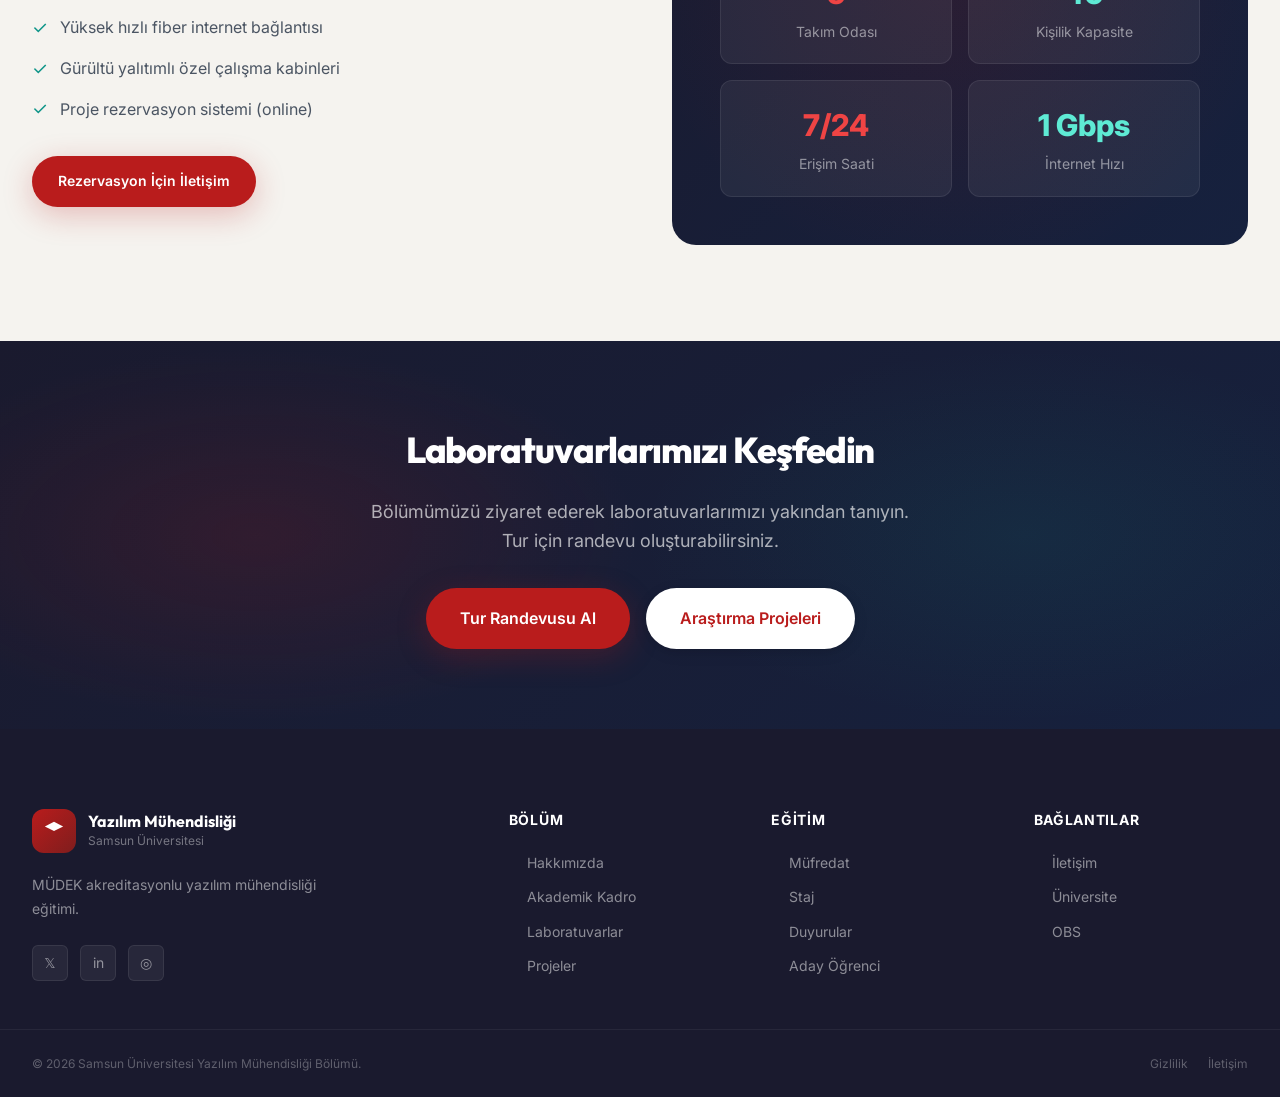
<file: laboratuvarlar.html>
<!DOCTYPE html>
<html lang="tr">
<head>
  <meta charset="UTF-8" />
  <meta name="viewport" content="width=device-width, initial-scale=1.0" />
  <meta name="description" content="Samsun Üniversitesi Yazılım Mühendisliği Bölümü laboratuvarları — Yapay Zeka, Siber Güvenlik, Web, Mobil ve Gömülü Sistemler laboratuvarları." />
  <title>Laboratuvarlar — Yazılım Mühendisliği | Samsun Üniversitesi</title>
  <link rel="stylesheet" href="style.css" />
</head>
<body>

<div class="top-bar">
  <div class="top-bar-inner">
    <div class="top-bar-links">
      <a href="https://samsun.edu.tr" target="_blank"><svg style="width:14px;height:14px;fill:currentColor" viewBox="0 0 24 24"><path d="M12 3L1 9l11 6 9-4.91V17h2V9L12 3zM3.89 9L12 4.58 20.11 9 12 13.42 3.89 9z"/></svg> Samsun Üniversitesi</a>
      <a href="https://obs.samsun.edu.tr" target="_blank"><svg style="width:14px;height:14px;fill:currentColor" viewBox="0 0 24 24"><path d="M19 3H5c-1.1 0-2 .9-2 2v14c0 1.1.9 2 2 2h14c1.1 0 2-.9 2-2V5c0-1.1-.9-2-2-2zm-5 14H7v-2h7v2zm3-4H7v-2h10v2zm0-4H7V7h10v2z"/></svg> OBS</a>
      <a href="https://uzem.samsun.edu.tr" target="_blank"><svg style="width:14px;height:14px;fill:currentColor" viewBox="0 0 24 24"><path d="M21 2H3c-1.1 0-2 .9-2 2v12c0 1.1.9 2 2 2h7l-2 3v1h8v-1l-2-3h7c1.1 0 2-.9 2-2V4c0-1.1-.9-2-2-2zm0 14H3V4h18v12z"/></svg> UZEM</a>
      <a href="http://eposta.samsun.edu.tr" target="_blank"><svg style="width:14px;height:14px;fill:currentColor" viewBox="0 0 24 24"><path d="M20 4H4c-1.1 0-1.99.9-1.99 2L2 18c0 1.1.9 2 2 2h16c1.1 0 2-.9 2-2V6c0-1.1-.9-2-2-2zm0 4l-8 5-8-5V6l8 5 8-5v2z"/></svg> E-Posta</a>
    </div>
    <div class="top-bar-right"><span>2025–2026 Akademik Yılı</span></div>
  </div>
</div>

<header id="site-header">
  <div class="nav-inner">
    <a href="index.html" class="nav-logo" id="logo-link">
      <div class="nav-logo-text">
        <div class="nav-logo-title">Yazılım Mühendisliği</div>
        <div class="nav-logo-sub">Samsun Üniversitesi</div>
      </div>
    </a>
    <nav>
      <a href="index.html" class="nav-link">Ana Sayfa</a>
      <a href="hakkimizda.html" class="nav-link">Hakkımızda</a>
      <a href="kadro.html" class="nav-link">Kadro</a>
      <a href="mufredat.html" class="nav-link">Müfredat</a>
      <a href="laboratuvarlar.html" class="nav-link active">Laboratuvarlar</a>
      <a href="duyurular.html" class="nav-link">Duyurular</a>
      <a href="projeler.html" class="nav-link">Projeler</a>
      <a href="staj.html" class="nav-link">Staj</a>
      <a href="aday-ogrenci.html" class="nav-link nav-cta">Aday Öğrenci</a>
    </nav>
  </div>
</header>

<section class="page-hero">
  <div class="page-hero-inner">
    <div class="breadcrumb">
      <a href="index.html">Ana Sayfa</a>
      <span class="breadcrumb-sep">›</span>
      <span class="breadcrumb-current">Laboratuvarlar</span>
    </div>
    <div class="page-hero-badge">Araştırma Laboratuvarları</div>
    <h1>Modern <span>Laboratuvarlarımız</span></h1>
    <p class="page-hero-desc">Güncel ekipmanlar ve yazılım lisanslarıyla donatılmış laboratuvarlarımızda teorik bilginizi pratiğe dönüştürün, araştırma projelerinizi hayata geçirin.</p>
  </div>
</section>

<!-- LABS OVERVIEW -->
<section class="section section-alt" id="labs-stats">
  <div class="container">
    <div class="grid-4" id="lab-stats-grid">
      <div class="stat-box">
        <div class="stat-value">8</div>
        <div class="stat-label">Aktif Laboratuvar</div>
      </div>
      <div class="stat-box">
        <div class="stat-value">240+</div>
        <div class="stat-label">Bilgisayar İstasyonu</div>
      </div>
      <div class="stat-box">
        <div class="stat-value">50+</div>
        <div class="stat-label">Yazılım Lisansı</div>
      </div>
      <div class="stat-box">
        <div class="stat-value">7/24</div>
        <div class="stat-label">Erişim (Proje Odaları)</div>
      </div>
    </div>
  </div>
</section>

<!-- MAIN LABS -->
<section class="section" id="labs-section">
  <div class="container">
    <div class="section-header">
      <div class="section-label">Araştırma & Eğitim</div>
      <h2 class="section-title">Laboratuvarlarımız</h2>
      <p class="section-desc">Her laboratuvarımız, alanında uzmanlaşmış akademisyenler tarafından yönetilmekte ve en güncel teknolojilerle donatılmaktadır.</p>
    </div>

    <div class="grid-2" id="labs-grid">

      <div class="lab-card" id="lab-ai">
        <div class="lab-card-header" style="background:linear-gradient(135deg,#1a1a2e,#16213e)">
          <div class="lab-card-icon">🧠</div>
        </div>
        <div class="lab-card-body">
          <div style="display:flex;align-items:center;justify-content:space-between;margin-bottom:var(--space-3)">
            <span class="badge badge-primary">Araştırma Laboratuvarı</span>
          </div>
          <div class="lab-card-title">Yapay Zeka & Makine Öğrenmesi Laboratuvarı</div>
          <p class="lab-card-text">Derin öğrenme, doğal dil işleme, bilgisayarlı görü ve pekiştirmeli öğrenme alanlarında araştırmalar yürütülen, NVIDIA GPU kümesiyle donatılmış ileri araştırma laboratuvarımız.</p>
          <div class="lab-specs" id="lab-ai-specs">
            <div class="lab-spec"><div class="lab-spec-dot"></div><span>40 Adet Yüksek Performanslı İş İstasyonu</span></div>
            <div class="lab-spec"><div class="lab-spec-dot"></div><span>NVIDIA A100 GPU Sunucu Kümesi</span></div>
            <div class="lab-spec"><div class="lab-spec-dot"></div><span>TensorFlow, PyTorch, Scikit-learn lisansları</span></div>
            <div class="lab-spec"><div class="lab-spec-dot"></div><span>Sorumlu: Doç. Dr. Zeynep Demir</span></div>
          </div>
        </div>
      </div>

      <div class="lab-card" id="lab-security">
        <div class="lab-card-header" style="background:linear-gradient(135deg,#4c0519,#881337)">
          <div class="lab-card-icon">🔒</div>
        </div>
        <div class="lab-card-body">
          <div style="display:flex;align-items:center;justify-content:space-between;margin-bottom:var(--space-3)">
            <span class="badge badge-primary">Araştırma Laboratuvarı</span>
          </div>
          <div class="lab-card-title">Siber Güvenlik Laboratuvarı</div>
          <p class="lab-card-text">Ağ güvenliği, kriptografi, zararlı yazılım analizi ve sızma testi konularında eğitim ve araştırma yürütülen, tamamen izole ağ altyapısına sahip güvenlik laboratuvarı.</p>
          <div class="lab-specs" id="lab-security-specs">
            <div class="lab-spec"><div class="lab-spec-dot"></div><span>30 Adet İş İstasyonu + Sunucu Odası</span></div>
            <div class="lab-spec"><div class="lab-spec-dot"></div><span>İzole Sanal Ağ Altyapısı (VMware)</span></div>
            <div class="lab-spec"><div class="lab-spec-dot"></div><span>Kali Linux, Metasploit, Wireshark</span></div>
            <div class="lab-spec"><div class="lab-spec-dot"></div><span>Sorumlu: Prof. Dr. Fatma Kaya</span></div>
          </div>
        </div>
      </div>

      <div class="lab-card" id="lab-software">
        <div class="lab-card-header" style="background:linear-gradient(135deg,#0c4a6e,#075985)">
          <div class="lab-card-icon">💻</div>
        </div>
        <div class="lab-card-body">
          <div style="display:flex;align-items:center;justify-content:space-between;margin-bottom:var(--space-3)">
            <span class="badge badge-accent">Eğitim Laboratuvarı</span>
          </div>
          <div class="lab-card-title">Yazılım Geliştirme Laboratuvarı</div>
          <p class="lab-card-text">Web, masaüstü ve kurumsal uygulama geliştirme derslerinin yürütüldüğü ve öğrencilerin proje çalışmalarını gerçekleştirdiği ana eğitim laboratuvarı.</p>
          <div class="lab-specs" id="lab-software-specs">
            <div class="lab-spec"><div class="lab-spec-dot"></div><span>60 Adet Yüksek Hızlı İş İstasyonu</span></div>
            <div class="lab-spec"><div class="lab-spec-dot"></div><span>JetBrains IDE Paketi, VS Code, IntelliJ</span></div>
            <div class="lab-spec"><div class="lab-spec-dot"></div><span>Docker, Git, CI/CD araçları kurulu</span></div>
            <div class="lab-spec"><div class="lab-spec-dot"></div><span>Sorumlu: Doç. Dr. Mehmet Çelik</span></div>
          </div>
        </div>
      </div>

      <div class="lab-card" id="lab-mobile">
        <div class="lab-card-header" style="background:linear-gradient(135deg,#064e3b,#065f46)">
          <div class="lab-card-icon">📱</div>
        </div>
        <div class="lab-card-body">
          <div style="display:flex;align-items:center;justify-content:space-between;margin-bottom:var(--space-3)">
            <span class="badge badge-accent">Eğitim Laboratuvarı</span>
          </div>
          <div class="lab-card-title">Mobil Uygulama Geliştirme Laboratuvarı</div>
          <p class="lab-card-text">iOS ve Android platformları için uygulama geliştirme eğitimlerinin verildiği; Apple Mac cihazlar, iPhone ve iPad test cihazlarıyla donatılmış laboratuvar.</p>
          <div class="lab-specs" id="lab-mobile-specs">
            <div class="lab-spec"><div class="lab-spec-dot"></div><span>30 Adet Apple MacBook Pro + iMac</span></div>
            <div class="lab-spec"><div class="lab-spec-dot"></div><span>20 Adet Android Test Cihazı</span></div>
            <div class="lab-spec"><div class="lab-spec-dot"></div><span>Xcode, Android Studio, Flutter ortamı</span></div>
            <div class="lab-spec"><div class="lab-spec-dot"></div><span>Sorumlu: Dr. Öğr. Üyesi Elif Şahin</span></div>
          </div>
        </div>
      </div>

      <div class="lab-card" id="lab-embedded">
        <div class="lab-card-header" style="background:linear-gradient(135deg,#3b0764,#4c1d95)">
          <div class="lab-card-icon">⚡</div>
        </div>
        <div class="lab-card-body">
          <div style="display:flex;align-items:center;justify-content:space-between;margin-bottom:var(--space-3)">
            <span class="badge badge-primary">Araştırma Laboratuvarı</span>
          </div>
          <div class="lab-card-title">Gömülü Sistemler & IoT Laboratuvarı</div>
          <p class="lab-card-text">Arduino, Raspberry Pi ve ESP32 gibi mikrodenetleyicilerle IoT cihaz geliştirme ve gömülü sistem programlama araştırmalarının yürütüldüğü laboratuvar.</p>
          <div class="lab-specs" id="lab-embedded-specs">
            <div class="lab-spec"><div class="lab-spec-dot"></div><span>50+ Arduino ve Raspberry Pi Kit</span></div>
            <div class="lab-spec"><div class="lab-spec-dot"></div><span>Sensör, Aktüatör ve RF Modül Kütüphanesi</span></div>
            <div class="lab-spec"><div class="lab-spec-dot"></div><span>Oscilloscop, Logic Analyzer Ekipmanları</span></div>
            <div class="lab-spec"><div class="lab-spec-dot"></div><span>Sorumlu: Dr. Öğr. Üyesi Kemal Öztürk</span></div>
          </div>
        </div>
      </div>

      <div class="lab-card" id="lab-data">
        <div class="lab-card-header" style="background:linear-gradient(135deg,#1c1917,#292524)">
          <div class="lab-card-icon">📊</div>
        </div>
        <div class="lab-card-body">
          <div style="display:flex;align-items:center;justify-content:space-between;margin-bottom:var(--space-3)">
            <span class="badge badge-accent">Araştırma Laboratuvarı</span>
          </div>
          <div class="lab-card-title">Veri Bilimi & Büyük Veri Laboratuvarı</div>
          <p class="lab-card-text">Hadoop, Spark ve modern veri ambarı çözümleriyle büyük veri analitiği araştırmalarının ve veri bilimi projelerinin yürütüldüğü laboratuvar.</p>
          <div class="lab-specs" id="lab-data-specs">
            <div class="lab-spec"><div class="lab-spec-dot"></div><span>Apache Hadoop & Spark Kümesi</span></div>
            <div class="lab-spec"><div class="lab-spec-dot"></div><span>Tableau, Power BI, R Studio</span></div>
            <div class="lab-spec"><div class="lab-spec-dot"></div><span>100 TB Veri Depolama Altyapısı</span></div>
            <div class="lab-spec"><div class="lab-spec-dot"></div><span>Sorumlu: Prof. Dr. Ahmet Yılmaz</span></div>
          </div>
        </div>
      </div>

    </div>
  </div>
</section>

<!-- PROJE ODASI -->
<section class="section section-alt" id="project-room">
  <div class="container">
    <div style="display:grid;grid-template-columns:1fr 1fr;gap:var(--space-16);align-items:center">
      <div>
        <div class="section-label" style="justify-content:flex-start">7/24 Erişim</div>
        <h2 class="section-title" style="text-align:left">Proje Odaları</h2>
        <p style="color:var(--text-secondary);line-height:1.75;margin-bottom:var(--space-6)">
          Öğrencilerimiz için özel olarak tasarlanmış proje odalarımızda, takım çalışmalarını 7/24 sürdürebilirsiniz. Akıllı kart erişim sistemi ile her an çalışma imkânı sunulmaktadır.
        </p>
        <ul style="display:flex;flex-direction:column;gap:var(--space-3)">
          <li style="display:flex;align-items:center;gap:var(--space-3);font-size:var(--text-base);color:var(--text-secondary)">
            <span style="color:var(--accent);font-size:18px">✓</span> 5 adet takım çalışma odası (6–8 kişilik)
          </li>
          <li style="display:flex;align-items:center;gap:var(--space-3);font-size:var(--text-base);color:var(--text-secondary)">
            <span style="color:var(--accent);font-size:18px">✓</span> Dijital beyaz tahta ve projeksiyon ekipmanı
          </li>
          <li style="display:flex;align-items:center;gap:var(--space-3);font-size:var(--text-base);color:var(--text-secondary)">
            <span style="color:var(--accent);font-size:18px">✓</span> Yüksek hızlı fiber internet bağlantısı
          </li>
          <li style="display:flex;align-items:center;gap:var(--space-3);font-size:var(--text-base);color:var(--text-secondary)">
            <span style="color:var(--accent);font-size:18px">✓</span> Gürültü yalıtımlı özel çalışma kabinleri
          </li>
          <li style="display:flex;align-items:center;gap:var(--space-3);font-size:var(--text-base);color:var(--text-secondary)">
            <span style="color:var(--accent);font-size:18px">✓</span> Proje rezervasyon sistemi (online)
          </li>
        </ul>
        <div style="margin-top:var(--space-8)">
          <a href="iletisim.html" class="btn btn-primary" id="lab-contact-btn">Rezervasyon İçin İletişim</a>
        </div>
      </div>
      <div style="background:linear-gradient(135deg,var(--bg-dark),var(--bg-dark2));border-radius:var(--radius-xl);padding:var(--space-12);text-align:center;position:relative;overflow:hidden">
        <div style="position:absolute;inset:0;background:radial-gradient(ellipse 80% 80% at 50% 50%,rgba(185,28,28,.12) 0%,transparent 70%)"></div>
        <div style="position:relative;z-index:1">
          <div style="font-size:80px;margin-bottom:var(--space-6)">🏗️</div>
          <div style="font-family:var(--font-display);font-size:var(--text-2xl);font-weight:700;color:white;margin-bottom:var(--space-4)">Proje Odası Kapasitesi</div>
          <div style="display:grid;grid-template-columns:1fr 1fr;gap:var(--space-4);margin-top:var(--space-6)">
            <div style="background:rgba(255,255,255,.06);border-radius:var(--radius-md);padding:var(--space-5);border:1px solid rgba(255,255,255,.08)">
              <div style="font-size:var(--text-3xl);font-weight:800;color:var(--primary-light);margin-bottom:var(--space-1)">5</div>
              <div style="font-size:var(--text-sm);color:rgba(255,255,255,.5)">Takım Odası</div>
            </div>
            <div style="background:rgba(255,255,255,.06);border-radius:var(--radius-md);padding:var(--space-5);border:1px solid rgba(255,255,255,.08)">
              <div style="font-size:var(--text-3xl);font-weight:800;color:var(--accent-light);margin-bottom:var(--space-1)">40</div>
              <div style="font-size:var(--text-sm);color:rgba(255,255,255,.5)">Kişilik Kapasite</div>
            </div>
            <div style="background:rgba(255,255,255,.06);border-radius:var(--radius-md);padding:var(--space-5);border:1px solid rgba(255,255,255,.08)">
              <div style="font-size:var(--text-3xl);font-weight:800;color:var(--primary-light);margin-bottom:var(--space-1)">7/24</div>
              <div style="font-size:var(--text-sm);color:rgba(255,255,255,.5)">Erişim Saati</div>
            </div>
            <div style="background:rgba(255,255,255,.06);border-radius:var(--radius-md);padding:var(--space-5);border:1px solid rgba(255,255,255,.08)">
              <div style="font-size:var(--text-3xl);font-weight:800;color:var(--accent-light);margin-bottom:var(--space-1)">1 Gbps</div>
              <div style="font-size:var(--text-sm);color:rgba(255,255,255,.5)">İnternet Hızı</div>
            </div>
          </div>
        </div>
      </div>
    </div>
  </div>
</section>

<section class="cta-strip" id="cta-section">
  <div class="container">
    <h2>Laboratuvarlarımızı Keşfedin</h2>
    <p>Bölümümüzü ziyaret ederek laboratuvarlarımızı yakından tanıyın. Tur için randevu oluşturabilirsiniz.</p>
    <div class="cta-buttons">
      <a href="iletisim.html" class="btn btn-primary btn-lg">Tur Randevusu Al</a>
      <a href="projeler.html" class="btn btn-white btn-lg">Araştırma Projeleri</a>
    </div>
  </div>
</section>

<footer id="site-footer">
  <div class="footer-top"><div class="container"><div class="footer-grid">
    <div class="footer-brand"><a href="index.html" class="footer-logo"><div class="footer-logo-icon"><svg viewBox="0 0 24 24"><path d="M12 2L2 7l10 5 10-5-10-5z" fill="white"/></svg></div><div><div class="footer-logo-text">Yazılım Mühendisliği</div><div class="footer-logo-sub">Samsun Üniversitesi</div></div></a><p class="footer-brand-desc">MÜDEK akreditasyonlu yazılım mühendisliği eğitimi.</p><div class="footer-social"><a href="#" class="footer-social-link">𝕏</a><a href="#" class="footer-social-link">in</a><a href="#" class="footer-social-link">◎</a></div></div>
    <div><div class="footer-col-title">Bölüm</div><div class="footer-links"><a href="hakkimizda.html">Hakkımızda</a><a href="kadro.html">Akademik Kadro</a><a href="laboratuvarlar.html">Laboratuvarlar</a><a href="projeler.html">Projeler</a></div></div>
    <div><div class="footer-col-title">Eğitim</div><div class="footer-links"><a href="mufredat.html">Müfredat</a><a href="staj.html">Staj</a><a href="duyurular.html">Duyurular</a><a href="aday-ogrenci.html">Aday Öğrenci</a></div></div>
    <div><div class="footer-col-title">Bağlantılar</div><div class="footer-links"><a href="iletisim.html">İletişim</a><a href="https://samsun.edu.tr" target="_blank">Üniversite</a><a href="https://obs.samsun.edu.tr" target="_blank">OBS</a></div></div>
  </div></div></div>
  <div class="footer-bottom"><div class="container"><div class="footer-bottom-inner"><div>© 2026 Samsun Üniversitesi Yazılım Mühendisliği Bölümü.</div><div class="footer-bottom-links"><a href="#">Gizlilik</a><a href="iletisim.html">İletişim</a></div></div></div></div>
</footer>
<script>
  const header = document.getElementById('site-header');
  window.addEventListener('scroll', () => { header.classList.toggle('scrolled', window.scrollY > 10); });
</script>
</body>
</html>
</file>
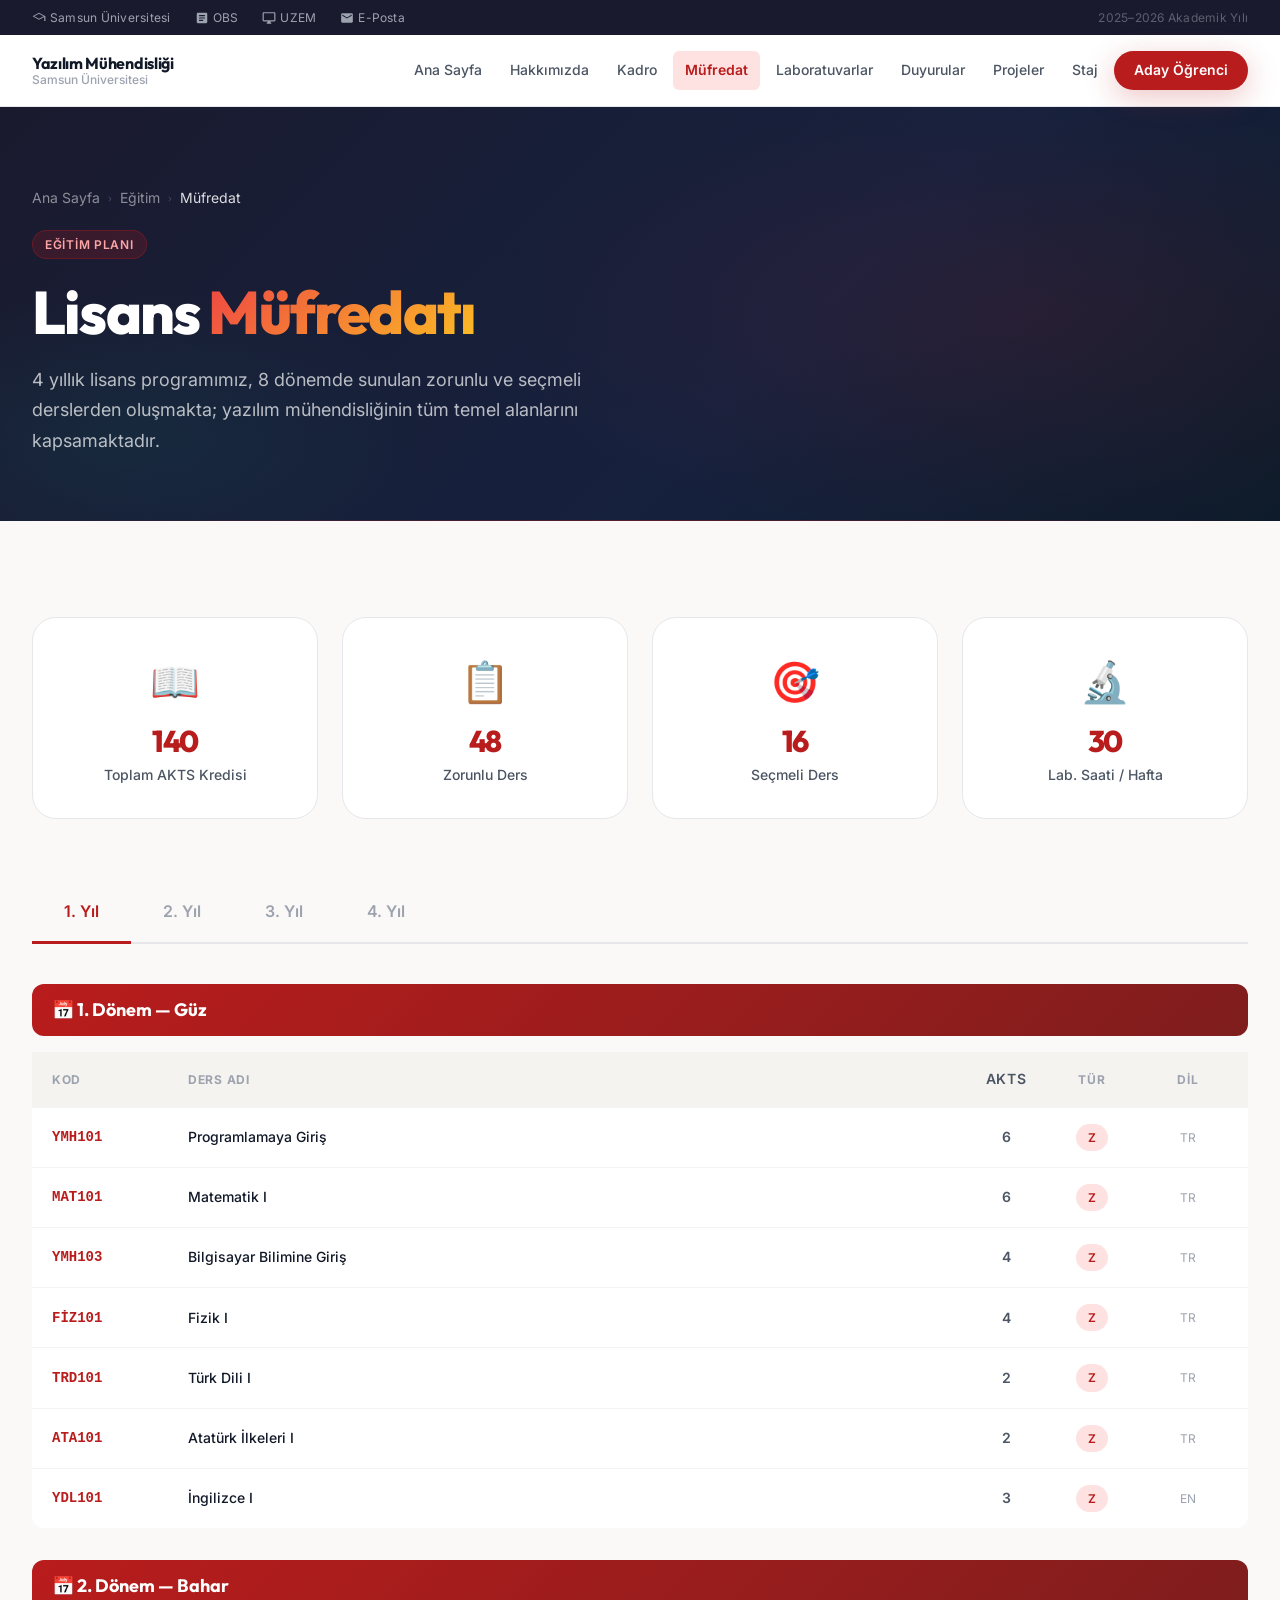
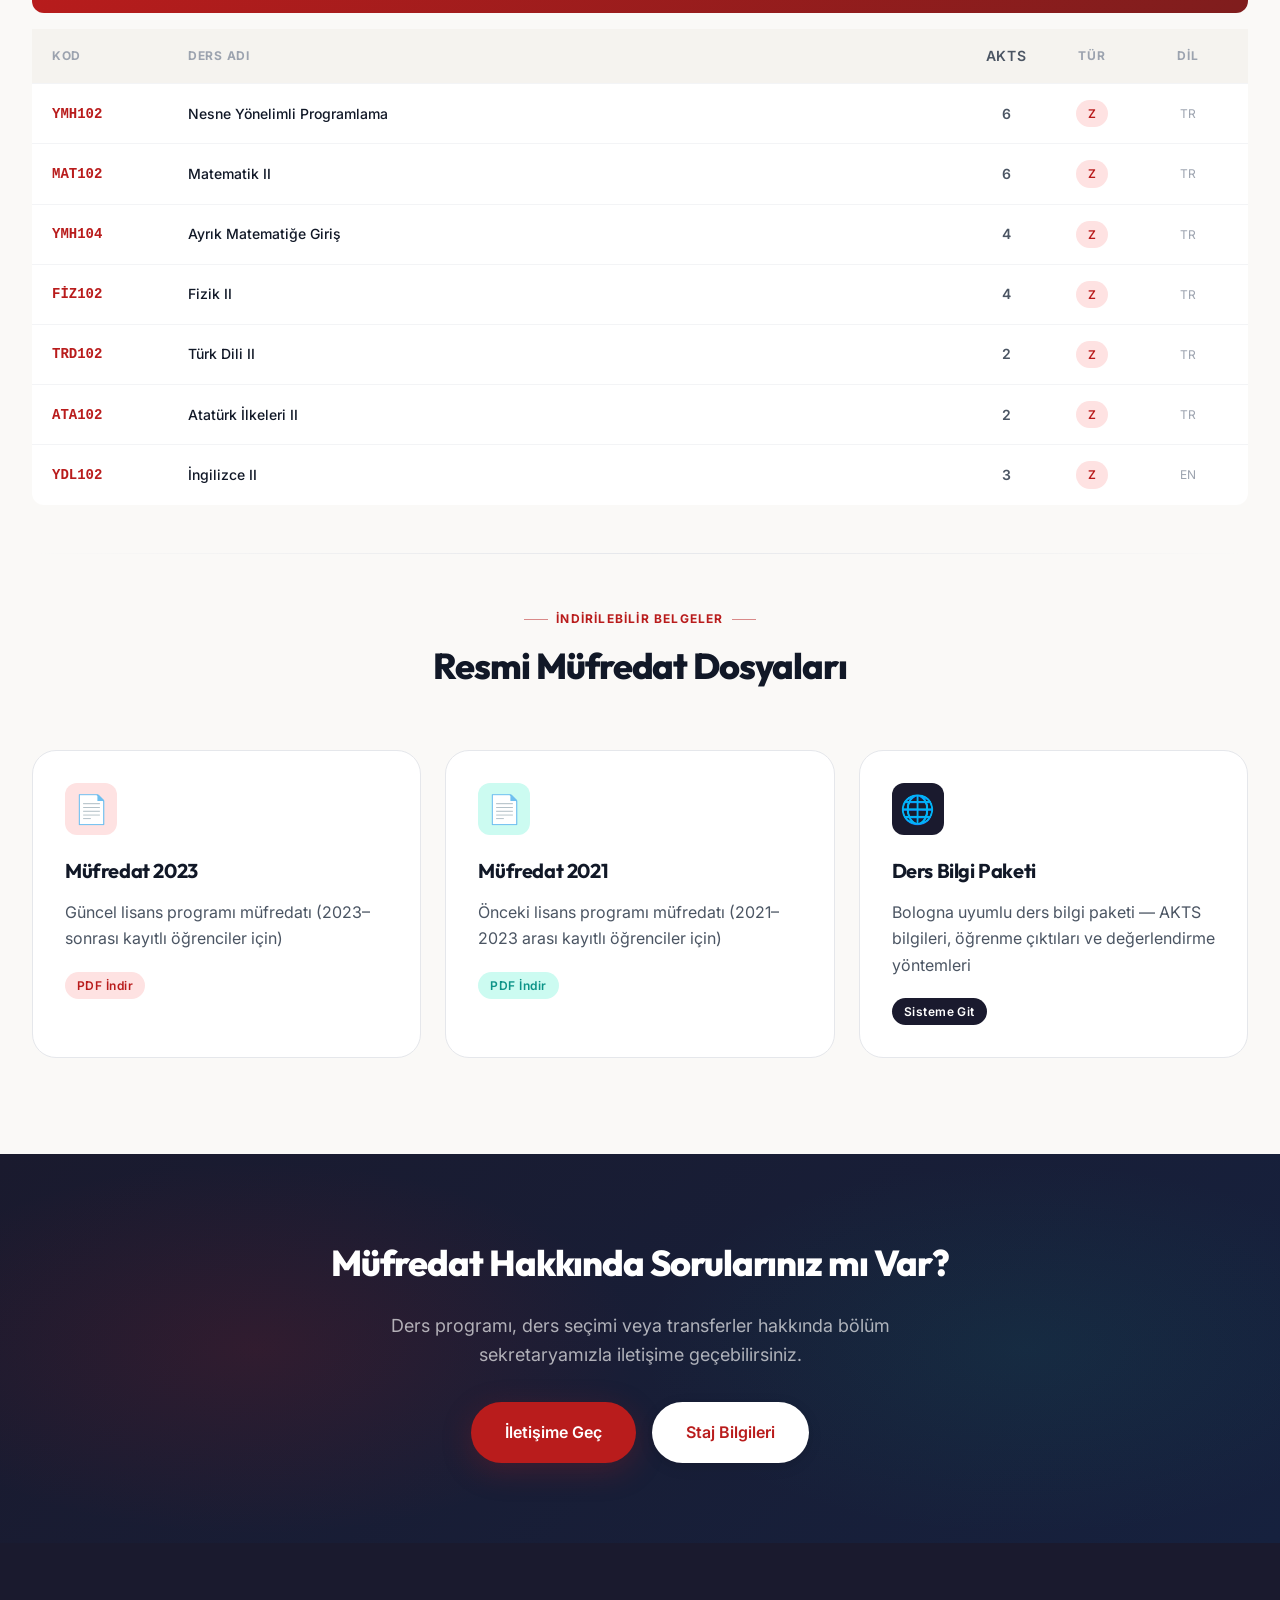
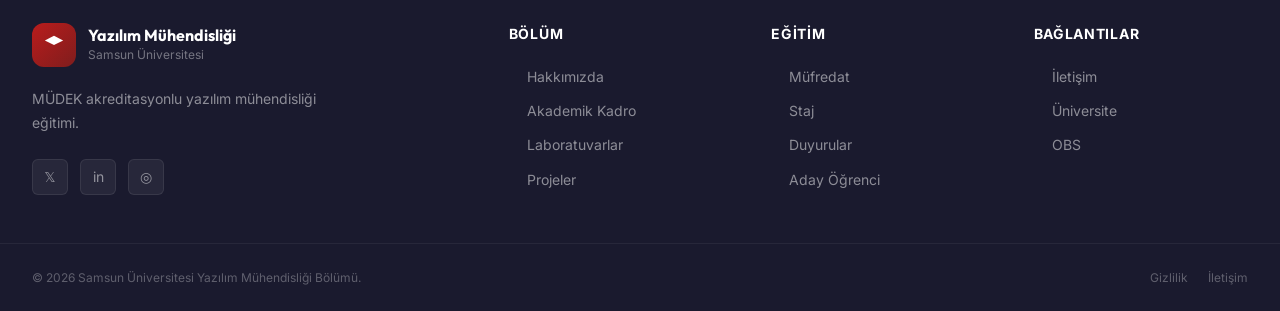
<file: mufredat.html>
<!DOCTYPE html>
<html lang="tr">
<head>
  <meta charset="UTF-8" />
  <meta name="viewport" content="width=device-width, initial-scale=1.0" />
  <meta name="description" content="Samsun Üniversitesi Yazılım Mühendisliği Bölümü lisans ve yüksek lisans müfredat bilgileri, ders programı ve ders bilgi paketleri." />
  <title>Müfredat — Yazılım Mühendisliği | Samsun Üniversitesi</title>
  <link rel="stylesheet" href="style.css" />
  <style>
    .tab-bar { display:flex; gap:0; border-bottom: 2px solid var(--border); margin-bottom:var(--space-10); }
    .tab-btn {
      padding: var(--space-4) var(--space-8);
      font-size:var(--text-base);
      font-weight:600;
      color:var(--text-muted);
      cursor:pointer;
      border:none;
      background:none;
      border-bottom: 3px solid transparent;
      margin-bottom:-2px;
      transition:var(--transition-fast);
      font-family:var(--font-body);
    }
    .tab-btn:hover { color:var(--primary); }
    .tab-btn.active { color:var(--primary); border-bottom-color:var(--primary); }
    .tab-pane { display:none; }
    .tab-pane.active { display:block; }

    .semester-block { margin-bottom:var(--space-8); }
    .semester-title {
      font-family:var(--font-display);
      font-size:var(--text-lg);
      font-weight:700;
      color:var(--text-primary);
      padding: var(--space-3) var(--space-5);
      background: linear-gradient(135deg, var(--primary), var(--primary-dark));
      color:white;
      border-radius:var(--radius-md);
      margin-bottom:var(--space-4);
      display:flex;
      align-items:center;
      gap:var(--space-3);
    }
    .course-row {
      display:grid;
      grid-template-columns: 120px 1fr 60px 80px 80px;
      gap:var(--space-4);
      align-items:center;
      padding: var(--space-4) var(--space-5);
      border-bottom: 1px solid var(--border-light);
      background: var(--bg-card);
      transition:var(--transition-fast);
    }
    .course-row:first-child { border-radius: var(--radius-md) var(--radius-md) 0 0; }
    .course-row:last-child { border-radius: 0 0 var(--radius-md) var(--radius-md); border-bottom:none; }
    .course-row:hover { background:var(--primary-ultra); }
    .course-row-header {
      background: var(--bg-section) !important;
      font-size:var(--text-xs);
      font-weight:700;
      text-transform:uppercase;
      letter-spacing:0.06em;
      color:var(--text-muted);
    }
    .course-row-header:hover { background:var(--bg-section) !important; }
    .course-code { font-family:monospace; font-size:var(--text-sm); font-weight:700; color:var(--primary); }
    .course-name { font-size:var(--text-sm); font-weight:500; color:var(--text-primary); }
    .course-credit { font-size:var(--text-sm); font-weight:600; color:var(--text-secondary); text-align:center; }
    .course-type { text-align:center; }
    .course-lang { text-align:center; font-size:var(--text-xs); color:var(--text-muted); }
    @media(max-width:768px){
      .course-row { grid-template-columns: 90px 1fr 50px; }
      .course-type, .course-lang { display:none; }
    }
  </style>
</head>
<body>

<div class="top-bar">
  <div class="top-bar-inner">
    <div class="top-bar-links">
      <a href="https://samsun.edu.tr" target="_blank"><svg style="width:14px;height:14px;fill:currentColor" viewBox="0 0 24 24"><path d="M12 3L1 9l11 6 9-4.91V17h2V9L12 3zM3.89 9L12 4.58 20.11 9 12 13.42 3.89 9z"/></svg> Samsun Üniversitesi</a>
      <a href="https://obs.samsun.edu.tr" target="_blank"><svg style="width:14px;height:14px;fill:currentColor" viewBox="0 0 24 24"><path d="M19 3H5c-1.1 0-2 .9-2 2v14c0 1.1.9 2 2 2h14c1.1 0 2-.9 2-2V5c0-1.1-.9-2-2-2zm-5 14H7v-2h7v2zm3-4H7v-2h10v2zm0-4H7V7h10v2z"/></svg> OBS</a>
      <a href="https://uzem.samsun.edu.tr" target="_blank"><svg style="width:14px;height:14px;fill:currentColor" viewBox="0 0 24 24"><path d="M21 2H3c-1.1 0-2 .9-2 2v12c0 1.1.9 2 2 2h7l-2 3v1h8v-1l-2-3h7c1.1 0 2-.9 2-2V4c0-1.1-.9-2-2-2zm0 14H3V4h18v12z"/></svg> UZEM</a>
      <a href="http://eposta.samsun.edu.tr" target="_blank"><svg style="width:14px;height:14px;fill:currentColor" viewBox="0 0 24 24"><path d="M20 4H4c-1.1 0-1.99.9-1.99 2L2 18c0 1.1.9 2 2 2h16c1.1 0 2-.9 2-2V6c0-1.1-.9-2-2-2zm0 4l-8 5-8-5V6l8 5 8-5v2z"/></svg> E-Posta</a>
    </div>
    <div class="top-bar-right"><span>2025–2026 Akademik Yılı</span></div>
  </div>
</div>

<header id="site-header">
  <div class="nav-inner">
    <a href="index.html" class="nav-logo" id="logo-link">
      <div class="nav-logo-text">
        <div class="nav-logo-title">Yazılım Mühendisliği</div>
        <div class="nav-logo-sub">Samsun Üniversitesi</div>
      </div>
    </a>
    <nav>
      <a href="index.html" class="nav-link">Ana Sayfa</a>
      <a href="hakkimizda.html" class="nav-link">Hakkımızda</a>
      <a href="kadro.html" class="nav-link">Kadro</a>
      <a href="mufredat.html" class="nav-link active">Müfredat</a>
      <a href="laboratuvarlar.html" class="nav-link">Laboratuvarlar</a>
      <a href="duyurular.html" class="nav-link">Duyurular</a>
      <a href="projeler.html" class="nav-link">Projeler</a>
      <a href="staj.html" class="nav-link">Staj</a>
      <a href="aday-ogrenci.html" class="nav-link nav-cta">Aday Öğrenci</a>
    </nav>
  </div>
</header>

<section class="page-hero">
  <div class="page-hero-inner">
    <div class="breadcrumb">
      <a href="index.html">Ana Sayfa</a>
      <span class="breadcrumb-sep">›</span>
      <a href="#">Eğitim</a>
      <span class="breadcrumb-sep">›</span>
      <span class="breadcrumb-current">Müfredat</span>
    </div>
    <div class="page-hero-badge">Eğitim Planı</div>
    <h1>Lisans <span>Müfredatı</span></h1>
    <p class="page-hero-desc">4 yıllık lisans programımız, 8 dönemde sunulan zorunlu ve seçmeli derslerden oluşmakta; yazılım mühendisliğinin tüm temel alanlarını kapsamaktadır.</p>
  </div>
</section>

<section class="section" id="curriculum-section">
  <div class="container">

    <!-- Özet Kartlar -->
    <div class="grid-4" style="margin-bottom:var(--space-16)" id="curriculum-stats">
      <div class="card text-center" id="curr-stat-1">
        <div style="font-size:40px;margin-bottom:var(--space-3)">📖</div>
        <div class="stat-value" style="font-size:var(--text-3xl)">140</div>
        <div class="stat-label">Toplam AKTS Kredisi</div>
      </div>
      <div class="card text-center" id="curr-stat-2">
        <div style="font-size:40px;margin-bottom:var(--space-3)">📋</div>
        <div class="stat-value" style="font-size:var(--text-3xl)">48</div>
        <div class="stat-label">Zorunlu Ders</div>
      </div>
      <div class="card text-center" id="curr-stat-3">
        <div style="font-size:40px;margin-bottom:var(--space-3)">🎯</div>
        <div class="stat-value" style="font-size:var(--text-3xl)">16</div>
        <div class="stat-label">Seçmeli Ders</div>
      </div>
      <div class="card text-center" id="curr-stat-4">
        <div style="font-size:40px;margin-bottom:var(--space-3)">🔬</div>
        <div class="stat-value" style="font-size:var(--text-3xl)">30</div>
        <div class="stat-label">Lab. Saati / Hafta</div>
      </div>
    </div>

    <!-- Tab Navigation -->
    <div class="tab-bar" id="tab-bar">
      <button class="tab-btn active" id="tab-y1" onclick="switchTab('y1')">1. Yıl</button>
      <button class="tab-btn" id="tab-y2" onclick="switchTab('y2')">2. Yıl</button>
      <button class="tab-btn" id="tab-y3" onclick="switchTab('y3')">3. Yıl</button>
      <button class="tab-btn" id="tab-y4" onclick="switchTab('y4')">4. Yıl</button>
    </div>

    <!-- 1. Yıl -->
    <div class="tab-pane active" id="pane-y1">
      <div class="semester-block" id="sem-1">
        <div class="semester-title">📅 1. Dönem — Güz</div>
        <div class="course-row course-row-header">
          <div>Kod</div><div>Ders Adı</div><div class="course-credit">AKTS</div><div class="course-type">Tür</div><div class="course-lang">Dil</div>
        </div>
        <div class="course-row"><div class="course-code">YMH101</div><div class="course-name">Programlamaya Giriş</div><div class="course-credit">6</div><div class="course-type"><span class="badge badge-primary">Z</span></div><div class="course-lang">TR</div></div>
        <div class="course-row"><div class="course-code">MAT101</div><div class="course-name">Matematik I</div><div class="course-credit">6</div><div class="course-type"><span class="badge badge-primary">Z</span></div><div class="course-lang">TR</div></div>
        <div class="course-row"><div class="course-code">YMH103</div><div class="course-name">Bilgisayar Bilimine Giriş</div><div class="course-credit">4</div><div class="course-type"><span class="badge badge-primary">Z</span></div><div class="course-lang">TR</div></div>
        <div class="course-row"><div class="course-code">FİZ101</div><div class="course-name">Fizik I</div><div class="course-credit">4</div><div class="course-type"><span class="badge badge-primary">Z</span></div><div class="course-lang">TR</div></div>
        <div class="course-row"><div class="course-code">TRD101</div><div class="course-name">Türk Dili I</div><div class="course-credit">2</div><div class="course-type"><span class="badge badge-primary">Z</span></div><div class="course-lang">TR</div></div>
        <div class="course-row"><div class="course-code">ATA101</div><div class="course-name">Atatürk İlkeleri I</div><div class="course-credit">2</div><div class="course-type"><span class="badge badge-primary">Z</span></div><div class="course-lang">TR</div></div>
        <div class="course-row"><div class="course-code">YDL101</div><div class="course-name">İngilizce I</div><div class="course-credit">3</div><div class="course-type"><span class="badge badge-primary">Z</span></div><div class="course-lang">EN</div></div>
      </div>
      <div class="semester-block" id="sem-2">
        <div class="semester-title">📅 2. Dönem — Bahar</div>
        <div class="course-row course-row-header">
          <div>Kod</div><div>Ders Adı</div><div class="course-credit">AKTS</div><div class="course-type">Tür</div><div class="course-lang">Dil</div>
        </div>
        <div class="course-row"><div class="course-code">YMH102</div><div class="course-name">Nesne Yönelimli Programlama</div><div class="course-credit">6</div><div class="course-type"><span class="badge badge-primary">Z</span></div><div class="course-lang">TR</div></div>
        <div class="course-row"><div class="course-code">MAT102</div><div class="course-name">Matematik II</div><div class="course-credit">6</div><div class="course-type"><span class="badge badge-primary">Z</span></div><div class="course-lang">TR</div></div>
        <div class="course-row"><div class="course-code">YMH104</div><div class="course-name">Ayrık Matematiğe Giriş</div><div class="course-credit">4</div><div class="course-type"><span class="badge badge-primary">Z</span></div><div class="course-lang">TR</div></div>
        <div class="course-row"><div class="course-code">FİZ102</div><div class="course-name">Fizik II</div><div class="course-credit">4</div><div class="course-type"><span class="badge badge-primary">Z</span></div><div class="course-lang">TR</div></div>
        <div class="course-row"><div class="course-code">TRD102</div><div class="course-name">Türk Dili II</div><div class="course-credit">2</div><div class="course-type"><span class="badge badge-primary">Z</span></div><div class="course-lang">TR</div></div>
        <div class="course-row"><div class="course-code">ATA102</div><div class="course-name">Atatürk İlkeleri II</div><div class="course-credit">2</div><div class="course-type"><span class="badge badge-primary">Z</span></div><div class="course-lang">TR</div></div>
        <div class="course-row"><div class="course-code">YDL102</div><div class="course-name">İngilizce II</div><div class="course-credit">3</div><div class="course-type"><span class="badge badge-primary">Z</span></div><div class="course-lang">EN</div></div>
      </div>
    </div>

    <!-- 2. Yıl -->
    <div class="tab-pane" id="pane-y2">
      <div class="semester-block" id="sem-3">
        <div class="semester-title">📅 3. Dönem — Güz</div>
        <div class="course-row course-row-header"><div>Kod</div><div>Ders Adı</div><div class="course-credit">AKTS</div><div class="course-type">Tür</div><div class="course-lang">Dil</div></div>
        <div class="course-row"><div class="course-code">YMH201</div><div class="course-name">Veri Yapıları ve Algoritmalar</div><div class="course-credit">6</div><div class="course-type"><span class="badge badge-primary">Z</span></div><div class="course-lang">TR</div></div>
        <div class="course-row"><div class="course-code">YMH203</div><div class="course-name">Veritabanı Sistemleri</div><div class="course-credit">5</div><div class="course-type"><span class="badge badge-primary">Z</span></div><div class="course-lang">TR</div></div>
        <div class="course-row"><div class="course-code">YMH205</div><div class="course-name">Yazılım Mühendisliğine Giriş</div><div class="course-credit">4</div><div class="course-type"><span class="badge badge-primary">Z</span></div><div class="course-lang">TR</div></div>
        <div class="course-row"><div class="course-code">MAT203</div><div class="course-name">Lineer Cebir</div><div class="course-credit">4</div><div class="course-type"><span class="badge badge-primary">Z</span></div><div class="course-lang">TR</div></div>
        <div class="course-row"><div class="course-code">YMH207</div><div class="course-name">Bilgisayar Ağları</div><div class="course-credit">4</div><div class="course-type"><span class="badge badge-primary">Z</span></div><div class="course-lang">TR</div></div>
        <div class="course-row"><div class="course-code">YMH2XX</div><div class="course-name">Seçmeli Ders I</div><div class="course-credit">3</div><div class="course-type"><span class="badge badge-accent">S</span></div><div class="course-lang">TR/EN</div></div>
      </div>
      <div class="semester-block" id="sem-4">
        <div class="semester-title">📅 4. Dönem — Bahar</div>
        <div class="course-row course-row-header"><div>Kod</div><div>Ders Adı</div><div class="course-credit">AKTS</div><div class="course-type">Tür</div><div class="course-lang">Dil</div></div>
        <div class="course-row"><div class="course-code">YMH202</div><div class="course-name">İşletim Sistemleri</div><div class="course-credit">5</div><div class="course-type"><span class="badge badge-primary">Z</span></div><div class="course-lang">TR</div></div>
        <div class="course-row"><div class="course-code">YMH204</div><div class="course-name">Web Teknolojileri</div><div class="course-credit">5</div><div class="course-type"><span class="badge badge-primary">Z</span></div><div class="course-lang">TR</div></div>
        <div class="course-row"><div class="course-code">YMH206</div><div class="course-name">Programlama Dilleri</div><div class="course-credit">4</div><div class="course-type"><span class="badge badge-primary">Z</span></div><div class="course-lang">TR</div></div>
        <div class="course-row"><div class="course-code">YMH208</div><div class="course-name">Olasılık ve İstatistik</div><div class="course-credit">4</div><div class="course-type"><span class="badge badge-primary">Z</span></div><div class="course-lang">TR</div></div>
        <div class="course-row"><div class="course-code">YMH2XX</div><div class="course-name">Seçmeli Ders II</div><div class="course-credit">3</div><div class="course-type"><span class="badge badge-accent">S</span></div><div class="course-lang">TR/EN</div></div>
      </div>
    </div>

    <!-- 3. Yıl -->
    <div class="tab-pane" id="pane-y3">
      <div class="semester-block" id="sem-5">
        <div class="semester-title">📅 5. Dönem — Güz</div>
        <div class="course-row course-row-header"><div>Kod</div><div>Ders Adı</div><div class="course-credit">AKTS</div><div class="course-type">Tür</div><div class="course-lang">Dil</div></div>
        <div class="course-row"><div class="course-code">YMH301</div><div class="course-name">Yazılım Analizi ve Tasarımı</div><div class="course-credit">6</div><div class="course-type"><span class="badge badge-primary">Z</span></div><div class="course-lang">TR</div></div>
        <div class="course-row"><div class="course-code">YMH303</div><div class="course-name">Yapay Zeka</div><div class="course-credit">5</div><div class="course-type"><span class="badge badge-primary">Z</span></div><div class="course-lang">TR/EN</div></div>
        <div class="course-row"><div class="course-code">YMH305</div><div class="course-name">Mobil Uygulama Geliştirme</div><div class="course-credit">5</div><div class="course-type"><span class="badge badge-primary">Z</span></div><div class="course-lang">TR</div></div>
        <div class="course-row"><div class="course-code">YMH307</div><div class="course-name">Siber Güvenliğe Giriş</div><div class="course-credit">4</div><div class="course-type"><span class="badge badge-primary">Z</span></div><div class="course-lang">TR</div></div>
        <div class="course-row"><div class="course-code">YMH3XX</div><div class="course-name">Alan Seçmeli I</div><div class="course-credit">3</div><div class="course-type"><span class="badge badge-accent">S</span></div><div class="course-lang">TR/EN</div></div>
      </div>
      <div class="semester-block" id="sem-6">
        <div class="semester-title">📅 6. Dönem — Bahar (Staj Dönemi)</div>
        <div class="course-row course-row-header"><div>Kod</div><div>Ders Adı</div><div class="course-credit">AKTS</div><div class="course-type">Tür</div><div class="course-lang">Dil</div></div>
        <div class="course-row"><div class="course-code">YMH302</div><div class="course-name">Yazılım Test ve Kalite Güvencesi</div><div class="course-credit">5</div><div class="course-type"><span class="badge badge-primary">Z</span></div><div class="course-lang">TR</div></div>
        <div class="course-row"><div class="course-code">YMH304</div><div class="course-name">Dağıtık Sistemler</div><div class="course-credit">5</div><div class="course-type"><span class="badge badge-primary">Z</span></div><div class="course-lang">TR</div></div>
        <div class="course-row"><div class="course-code">YMH306</div><div class="course-name">Makine Öğrenmesi</div><div class="course-credit">5</div><div class="course-type"><span class="badge badge-primary">Z</span></div><div class="course-lang">TR/EN</div></div>
        <div class="course-row"><div class="course-code">YMH308</div><div class="course-name">Staj I</div><div class="course-credit">6</div><div class="course-type"><span class="badge badge-primary">Z</span></div><div class="course-lang">—</div></div>
        <div class="course-row"><div class="course-code">YMH3XX</div><div class="course-name">Alan Seçmeli II</div><div class="course-credit">3</div><div class="course-type"><span class="badge badge-accent">S</span></div><div class="course-lang">TR/EN</div></div>
      </div>
    </div>

    <!-- 4. Yıl -->
    <div class="tab-pane" id="pane-y4">
      <div class="semester-block" id="sem-7">
        <div class="semester-title">📅 7. Dönem — Güz</div>
        <div class="course-row course-row-header"><div>Kod</div><div>Ders Adı</div><div class="course-credit">AKTS</div><div class="course-type">Tür</div><div class="course-lang">Dil</div></div>
        <div class="course-row"><div class="course-code">YMH401</div><div class="course-name">Yazılım Proje Yönetimi</div><div class="course-credit">5</div><div class="course-type"><span class="badge badge-primary">Z</span></div><div class="course-lang">TR</div></div>
        <div class="course-row"><div class="course-code">YMH403</div><div class="course-name">Bitirme Projesi I</div><div class="course-credit">6</div><div class="course-type"><span class="badge badge-primary">Z</span></div><div class="course-lang">TR</div></div>
        <div class="course-row"><div class="course-code">YMH405</div><div class="course-name">Bulut Bilişim</div><div class="course-credit">4</div><div class="course-type"><span class="badge badge-primary">Z</span></div><div class="course-lang">TR/EN</div></div>
        <div class="course-row"><div class="course-code">YMH407</div><div class="course-name">Mesleki Etik</div><div class="course-credit">2</div><div class="course-type"><span class="badge badge-primary">Z</span></div><div class="course-lang">TR</div></div>
        <div class="course-row"><div class="course-code">YMH4XX</div><div class="course-name">Alan Seçmeli III</div><div class="course-credit">3</div><div class="course-type"><span class="badge badge-accent">S</span></div><div class="course-lang">TR/EN</div></div>
        <div class="course-row"><div class="course-code">YMH4XX</div><div class="course-name">Alan Seçmeli IV</div><div class="course-credit">3</div><div class="course-type"><span class="badge badge-accent">S</span></div><div class="course-lang">TR/EN</div></div>
      </div>
      <div class="semester-block" id="sem-8">
        <div class="semester-title">📅 8. Dönem — Bahar</div>
        <div class="course-row course-row-header"><div>Kod</div><div>Ders Adı</div><div class="course-credit">AKTS</div><div class="course-type">Tür</div><div class="course-lang">Dil</div></div>
        <div class="course-row"><div class="course-code">YMH402</div><div class="course-name">Bitirme Projesi II</div><div class="course-credit">8</div><div class="course-type"><span class="badge badge-primary">Z</span></div><div class="course-lang">TR</div></div>
        <div class="course-row"><div class="course-code">YMH404</div><div class="course-name">Staj II</div><div class="course-credit">6</div><div class="course-type"><span class="badge badge-primary">Z</span></div><div class="course-lang">—</div></div>
        <div class="course-row"><div class="course-code">YMH406</div><div class="course-name">Girişimcilik ve İnovasyon</div><div class="course-credit">3</div><div class="course-type"><span class="badge badge-primary">Z</span></div><div class="course-lang">TR</div></div>
        <div class="course-row"><div class="course-code">YMH4XX</div><div class="course-name">Alan Seçmeli V</div><div class="course-credit">3</div><div class="course-type"><span class="badge badge-accent">S</span></div><div class="course-lang">TR/EN</div></div>
        <div class="course-row"><div class="course-code">YMH4XX</div><div class="course-name">Alan Seçmeli VI</div><div class="course-credit">3</div><div class="course-type"><span class="badge badge-accent">S</span></div><div class="course-lang">TR/EN</div></div>
      </div>
    </div>

    <!-- Belgeler -->
    <div class="divider"></div>
    <div class="section-header">
      <div class="section-label">İndirilebilir Belgeler</div>
      <h2 class="section-title">Resmi Müfredat Dosyaları</h2>
    </div>
    <div class="grid-3" id="docs-grid">
      <a href="https://yazilimmuhendisligi.samsun.edu.tr/wp-content/uploads/sites/62/2025/05/2023-Mufredat.pdf" target="_blank" class="card" style="text-decoration:none" id="doc-1">
        <div class="card-icon card-icon-primary" style="font-size:28px">📄</div>
        <h3 class="card-title">Müfredat 2023</h3>
        <p class="card-text">Güncel lisans programı müfredatı (2023–sonrası kayıtlı öğrenciler için)</p>
        <div style="margin-top:var(--space-5)"><span class="badge badge-primary">PDF İndir</span></div>
      </a>
      <a href="https://yazilimmuhendisligi.samsun.edu.tr/wp-content/uploads/sites/62/2025/05/2021-Mufredat.pdf" target="_blank" class="card" style="text-decoration:none" id="doc-2">
        <div class="card-icon card-icon-accent" style="font-size:28px">📄</div>
        <h3 class="card-title">Müfredat 2021</h3>
        <p class="card-text">Önceki lisans programı müfredatı (2021–2023 arası kayıtlı öğrenciler için)</p>
        <div style="margin-top:var(--space-5)"><span class="badge badge-accent">PDF İndir</span></div>
      </a>
      <a href="https://obs.samsun.edu.tr/oibs/bologna/index.aspx?lang=tr&curOp=showPac&curUnit=14&curSunit=5112" target="_blank" class="card" style="text-decoration:none" id="doc-3">
        <div class="card-icon card-icon-dark" style="font-size:28px">🌐</div>
        <h3 class="card-title">Ders Bilgi Paketi</h3>
        <p class="card-text">Bologna uyumlu ders bilgi paketi — AKTS bilgileri, öğrenme çıktıları ve değerlendirme yöntemleri</p>
        <div style="margin-top:var(--space-5)"><span class="badge badge-dark">Sisteme Git</span></div>
      </a>
    </div>
  </div>
</section>

<section class="cta-strip" id="cta-section">
  <div class="container">
    <h2>Müfredat Hakkında Sorularınız mı Var?</h2>
    <p>Ders programı, ders seçimi veya transferler hakkında bölüm sekretaryamızla iletişime geçebilirsiniz.</p>
    <div class="cta-buttons">
      <a href="iletisim.html" class="btn btn-primary btn-lg">İletişime Geç</a>
      <a href="staj.html" class="btn btn-white btn-lg">Staj Bilgileri</a>
    </div>
  </div>
</section>

<footer id="site-footer">
  <div class="footer-top"><div class="container"><div class="footer-grid">
    <div class="footer-brand"><a href="index.html" class="footer-logo"><div class="footer-logo-icon"><svg viewBox="0 0 24 24"><path d="M12 2L2 7l10 5 10-5-10-5z" fill="white"/></svg></div><div><div class="footer-logo-text">Yazılım Mühendisliği</div><div class="footer-logo-sub">Samsun Üniversitesi</div></div></a><p class="footer-brand-desc">MÜDEK akreditasyonlu yazılım mühendisliği eğitimi.</p><div class="footer-social"><a href="#" class="footer-social-link">𝕏</a><a href="#" class="footer-social-link">in</a><a href="#" class="footer-social-link">◎</a></div></div>
    <div><div class="footer-col-title">Bölüm</div><div class="footer-links"><a href="hakkimizda.html">Hakkımızda</a><a href="kadro.html">Akademik Kadro</a><a href="laboratuvarlar.html">Laboratuvarlar</a><a href="projeler.html">Projeler</a></div></div>
    <div><div class="footer-col-title">Eğitim</div><div class="footer-links"><a href="mufredat.html">Müfredat</a><a href="staj.html">Staj</a><a href="duyurular.html">Duyurular</a><a href="aday-ogrenci.html">Aday Öğrenci</a></div></div>
    <div><div class="footer-col-title">Bağlantılar</div><div class="footer-links"><a href="iletisim.html">İletişim</a><a href="https://samsun.edu.tr" target="_blank">Üniversite</a><a href="https://obs.samsun.edu.tr" target="_blank">OBS</a></div></div>
  </div></div></div>
  <div class="footer-bottom"><div class="container"><div class="footer-bottom-inner"><div>© 2026 Samsun Üniversitesi Yazılım Mühendisliği Bölümü.</div><div class="footer-bottom-links"><a href="#">Gizlilik</a><a href="iletisim.html">İletişim</a></div></div></div></div>
</footer>

<script>
  const header = document.getElementById('site-header');
  window.addEventListener('scroll', () => { header.classList.toggle('scrolled', window.scrollY > 10); });

  function switchTab(year) {
    document.querySelectorAll('.tab-btn').forEach(b => b.classList.remove('active'));
    document.querySelectorAll('.tab-pane').forEach(p => p.classList.remove('active'));
    document.getElementById('tab-' + year).classList.add('active');
    document.getElementById('pane-' + year).classList.add('active');
  }
</script>
</body>
</html>
</file>
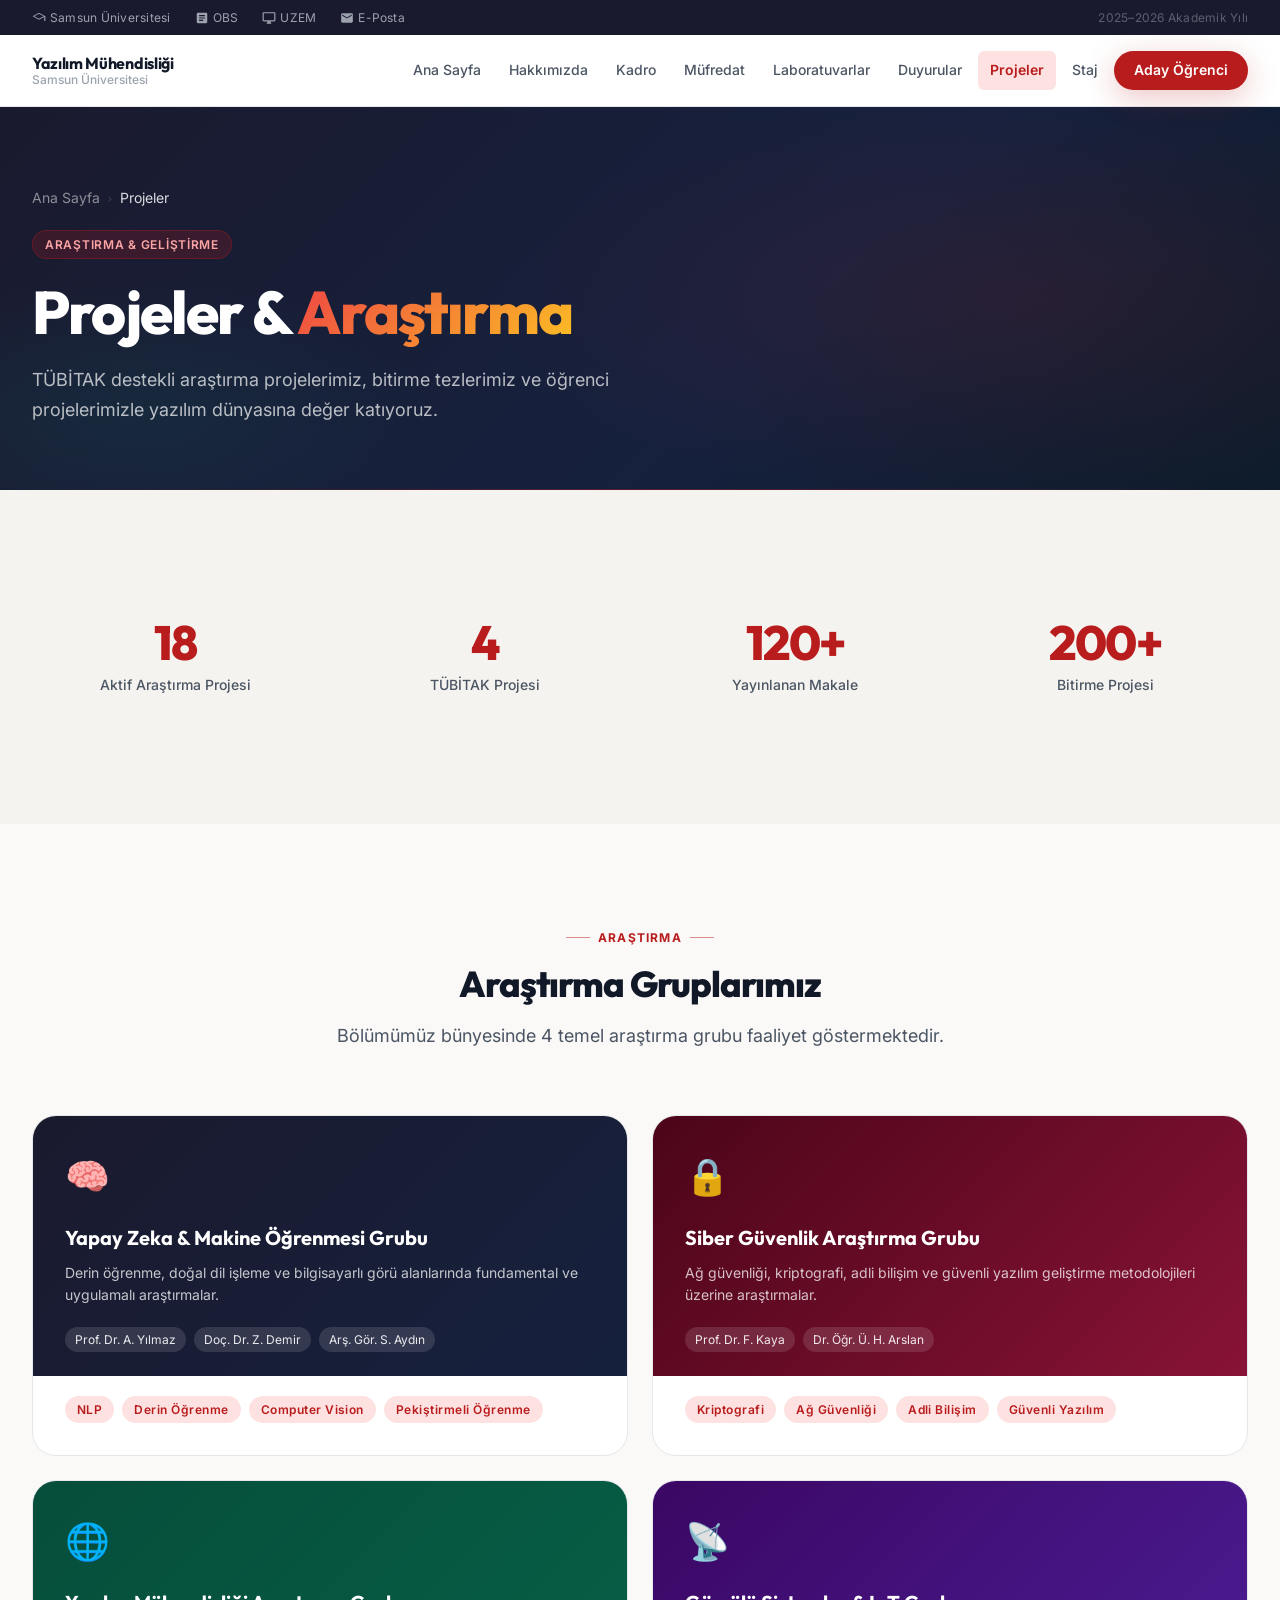
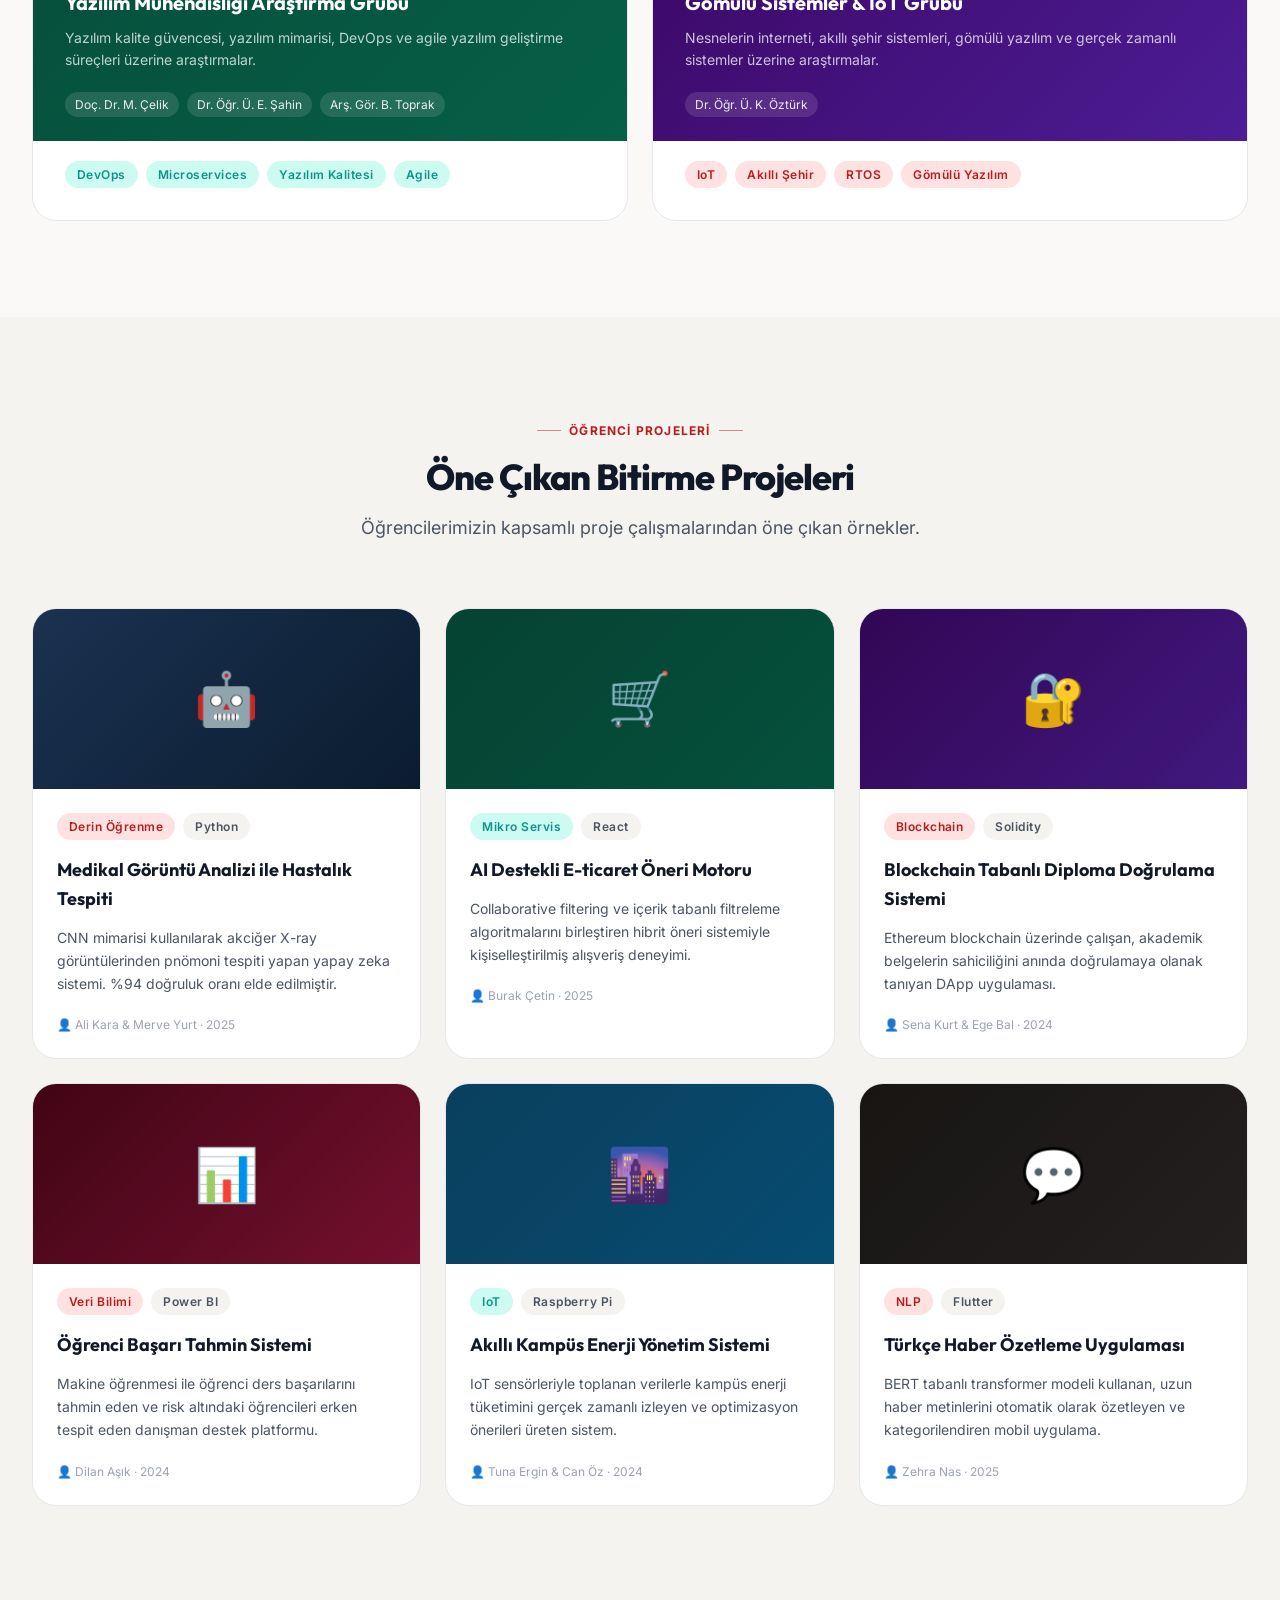
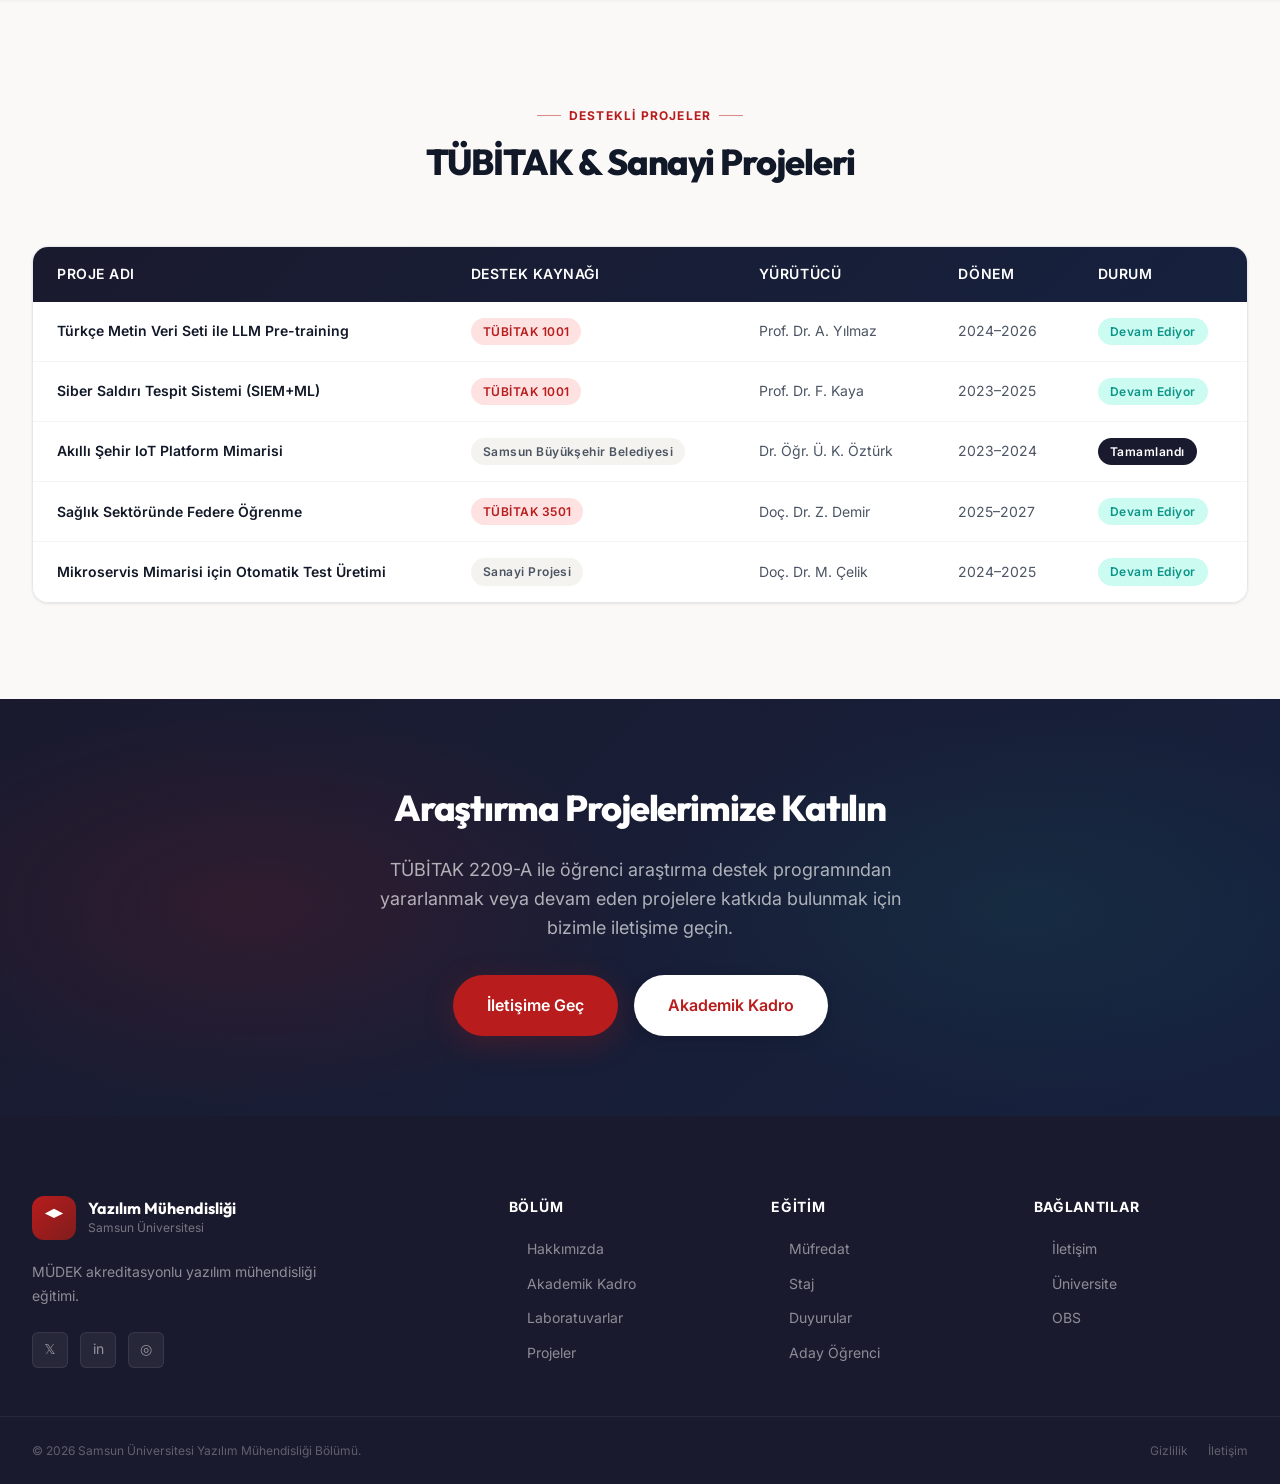
<file: projeler.html>
<!DOCTYPE html>
<html lang="tr">
<head>
  <meta charset="UTF-8" />
  <meta name="viewport" content="width=device-width, initial-scale=1.0" />
  <meta name="description" content="Samsun Üniversitesi Yazılım Mühendisliği Bölümü akademik ve öğrenci projeleri — TÜBİTAK destekli araştırmalar ve bitirme projeleri." />
  <title>Projeler — Yazılım Mühendisliği | Samsun Üniversitesi</title>
  <link rel="stylesheet" href="style.css" />
  <style>
    .project-header-bg-1 { background: linear-gradient(135deg, #1e3a5f, #0d2137); }
    .project-header-bg-2 { background: linear-gradient(135deg, #4c0519, #881337); }
    .project-header-bg-3 { background: linear-gradient(135deg, #064e3b, #065f46); }
    .project-header-bg-4 { background: linear-gradient(135deg, #3b0764, #4c1d95); }
    .project-header-bg-5 { background: linear-gradient(135deg, #1c1917, #292524); }
    .project-header-bg-6 { background: linear-gradient(135deg, #0c4a6e, #075985); }

    .research-group-card {
      background:var(--bg-card); border:1px solid var(--border); border-radius:var(--radius-xl);
      overflow:hidden; transition:var(--transition-base);
    }
    .research-group-card:hover { box-shadow:var(--shadow-lg); transform:translateY(-4px); }
    .rg-header {
      padding: var(--space-8) var(--space-8) var(--space-6);
      position:relative;
    }
    .rg-body { padding:0 var(--space-8) var(--space-8); }
    .rg-title { font-family:var(--font-display); font-size:var(--text-xl); font-weight:700; color:white; margin-bottom:var(--space-2); }
    .rg-desc { font-size:var(--text-sm); color:rgba(255,255,255,.75); line-height:1.6; }
    .rg-members { display:flex; gap:var(--space-2); flex-wrap:wrap; margin-top:var(--space-5); }
    .rg-member { background:rgba(255,255,255,.12); color:rgba(255,255,255,.9); font-size:var(--text-xs); padding:3px 10px; border-radius:var(--radius-full); }
  </style>
</head>
<body>

<div class="top-bar">
  <div class="top-bar-inner">
    <div class="top-bar-links">
      <a href="https://samsun.edu.tr" target="_blank"><svg style="width:14px;height:14px;fill:currentColor" viewBox="0 0 24 24"><path d="M12 3L1 9l11 6 9-4.91V17h2V9L12 3zM3.89 9L12 4.58 20.11 9 12 13.42 3.89 9z"/></svg> Samsun Üniversitesi</a>
      <a href="https://obs.samsun.edu.tr" target="_blank"><svg style="width:14px;height:14px;fill:currentColor" viewBox="0 0 24 24"><path d="M19 3H5c-1.1 0-2 .9-2 2v14c0 1.1.9 2 2 2h14c1.1 0 2-.9 2-2V5c0-1.1-.9-2-2-2zm-5 14H7v-2h7v2zm3-4H7v-2h10v2zm0-4H7V7h10v2z"/></svg> OBS</a>
      <a href="https://uzem.samsun.edu.tr" target="_blank"><svg style="width:14px;height:14px;fill:currentColor" viewBox="0 0 24 24"><path d="M21 2H3c-1.1 0-2 .9-2 2v12c0 1.1.9 2 2 2h7l-2 3v1h8v-1l-2-3h7c1.1 0 2-.9 2-2V4c0-1.1-.9-2-2-2zm0 14H3V4h18v12z"/></svg> UZEM</a>
      <a href="http://eposta.samsun.edu.tr" target="_blank"><svg style="width:14px;height:14px;fill:currentColor" viewBox="0 0 24 24"><path d="M20 4H4c-1.1 0-1.99.9-1.99 2L2 18c0 1.1.9 2 2 2h16c1.1 0 2-.9 2-2V6c0-1.1-.9-2-2-2zm0 4l-8 5-8-5V6l8 5 8-5v2z"/></svg> E-Posta</a>
    </div>
    <div class="top-bar-right"><span>2025–2026 Akademik Yılı</span></div>
  </div>
</div>

<header id="site-header">
  <div class="nav-inner">
    <a href="index.html" class="nav-logo" id="logo-link">
      <div class="nav-logo-text">
        <div class="nav-logo-title">Yazılım Mühendisliği</div>
        <div class="nav-logo-sub">Samsun Üniversitesi</div>
      </div>
    </a>
    <nav>
      <a href="index.html" class="nav-link">Ana Sayfa</a>
      <a href="hakkimizda.html" class="nav-link">Hakkımızda</a>
      <a href="kadro.html" class="nav-link">Kadro</a>
      <a href="mufredat.html" class="nav-link">Müfredat</a>
      <a href="laboratuvarlar.html" class="nav-link">Laboratuvarlar</a>
      <a href="duyurular.html" class="nav-link">Duyurular</a>
      <a href="projeler.html" class="nav-link active">Projeler</a>
      <a href="staj.html" class="nav-link">Staj</a>
      <a href="aday-ogrenci.html" class="nav-link nav-cta">Aday Öğrenci</a>
    </nav>
  </div>
</header>

<section class="page-hero">
  <div class="page-hero-inner">
    <div class="breadcrumb">
      <a href="index.html">Ana Sayfa</a>
      <span class="breadcrumb-sep">›</span>
      <span class="breadcrumb-current">Projeler</span>
    </div>
    <div class="page-hero-badge">Araştırma & Geliştirme</div>
    <h1>Projeler & <span>Araştırma</span></h1>
    <p class="page-hero-desc">TÜBİTAK destekli araştırma projelerimiz, bitirme tezlerimiz ve öğrenci projelerimizle yazılım dünyasına değer katıyoruz.</p>
  </div>
</section>

<!-- İSTATİSTİKLER -->
<section class="section section-alt" id="project-stats">
  <div class="container">
    <div class="grid-4">
      <div class="stat-box"><div class="stat-value">18</div><div class="stat-label">Aktif Araştırma Projesi</div></div>
      <div class="stat-box"><div class="stat-value">4</div><div class="stat-label">TÜBİTAK Projesi</div></div>
      <div class="stat-box"><div class="stat-value">120+</div><div class="stat-label">Yayınlanan Makale</div></div>
      <div class="stat-box"><div class="stat-value">200+</div><div class="stat-label">Bitirme Projesi</div></div>
    </div>
  </div>
</section>

<!-- ARAŞTIRMA GRUPLARI -->
<section class="section" id="research-groups">
  <div class="container">
    <div class="section-header">
      <div class="section-label">Araştırma</div>
      <h2 class="section-title">Araştırma Gruplarımız</h2>
      <p class="section-desc">Bölümümüz bünyesinde 4 temel araştırma grubu faaliyet göstermektedir.</p>
    </div>
    <div class="grid-2" id="rg-grid">
      <div class="research-group-card" id="rg-1">
        <div class="rg-header" style="background:linear-gradient(135deg,#1a1a2e,#16213e)">
          <div style="font-size:36px;margin-bottom:var(--space-4)">🧠</div>
          <div class="rg-title">Yapay Zeka & Makine Öğrenmesi Grubu</div>
          <div class="rg-desc">Derin öğrenme, doğal dil işleme ve bilgisayarlı görü alanlarında fundamental ve uygulamalı araştırmalar.</div>
          <div class="rg-members">
            <span class="rg-member">Prof. Dr. A. Yılmaz</span>
            <span class="rg-member">Doç. Dr. Z. Demir</span>
            <span class="rg-member">Arş. Gör. S. Aydın</span>
          </div>
        </div>
        <div class="rg-body">
          <div style="display:flex;flex-wrap:wrap;gap:var(--space-2);padding-top:var(--space-5)">
            <span class="badge badge-primary">NLP</span>
            <span class="badge badge-primary">Derin Öğrenme</span>
            <span class="badge badge-primary">Computer Vision</span>
            <span class="badge badge-primary">Pekiştirmeli Öğrenme</span>
          </div>
        </div>
      </div>
      <div class="research-group-card" id="rg-2">
        <div class="rg-header" style="background:linear-gradient(135deg,#4c0519,#881337)">
          <div style="font-size:36px;margin-bottom:var(--space-4)">🔒</div>
          <div class="rg-title">Siber Güvenlik Araştırma Grubu</div>
          <div class="rg-desc">Ağ güvenliği, kriptografi, adli bilişim ve güvenli yazılım geliştirme metodolojileri üzerine araştırmalar.</div>
          <div class="rg-members">
            <span class="rg-member">Prof. Dr. F. Kaya</span>
            <span class="rg-member">Dr. Öğr. Ü. H. Arslan</span>
          </div>
        </div>
        <div class="rg-body">
          <div style="display:flex;flex-wrap:wrap;gap:var(--space-2);padding-top:var(--space-5)">
            <span class="badge badge-primary">Kriptografi</span>
            <span class="badge badge-primary">Ağ Güvenliği</span>
            <span class="badge badge-primary">Adli Bilişim</span>
            <span class="badge badge-primary">Güvenli Yazılım</span>
          </div>
        </div>
      </div>
      <div class="research-group-card" id="rg-3">
        <div class="rg-header" style="background:linear-gradient(135deg,#064e3b,#065f46)">
          <div style="font-size:36px;margin-bottom:var(--space-4)">🌐</div>
          <div class="rg-title">Yazılım Mühendisliği Araştırma Grubu</div>
          <div class="rg-desc">Yazılım kalite güvencesi, yazılım mimarisi, DevOps ve agile yazılım geliştirme süreçleri üzerine araştırmalar.</div>
          <div class="rg-members">
            <span class="rg-member">Doç. Dr. M. Çelik</span>
            <span class="rg-member">Dr. Öğr. Ü. E. Şahin</span>
            <span class="rg-member">Arş. Gör. B. Toprak</span>
          </div>
        </div>
        <div class="rg-body">
          <div style="display:flex;flex-wrap:wrap;gap:var(--space-2);padding-top:var(--space-5)">
            <span class="badge badge-accent">DevOps</span>
            <span class="badge badge-accent">Microservices</span>
            <span class="badge badge-accent">Yazılım Kalitesi</span>
            <span class="badge badge-accent">Agile</span>
          </div>
        </div>
      </div>
      <div class="research-group-card" id="rg-4">
        <div class="rg-header" style="background:linear-gradient(135deg,#3b0764,#4c1d95)">
          <div style="font-size:36px;margin-bottom:var(--space-4)">📡</div>
          <div class="rg-title">Gömülü Sistemler & IoT Grubu</div>
          <div class="rg-desc">Nesnelerin interneti, akıllı şehir sistemleri, gömülü yazılım ve gerçek zamanlı sistemler üzerine araştırmalar.</div>
          <div class="rg-members">
            <span class="rg-member">Dr. Öğr. Ü. K. Öztürk</span>
          </div>
        </div>
        <div class="rg-body">
          <div style="display:flex;flex-wrap:wrap;gap:var(--space-2);padding-top:var(--space-5)">
            <span class="badge badge-primary">IoT</span>
            <span class="badge badge-primary">Akıllı Şehir</span>
            <span class="badge badge-primary">RTOS</span>
            <span class="badge badge-primary">Gömülü Yazılım</span>
          </div>
        </div>
      </div>
    </div>
  </div>
</section>

<!-- ÖĞRENCİ PROJELERİ -->
<section class="section section-alt" id="student-projects">
  <div class="container">
    <div class="section-header">
      <div class="section-label">Öğrenci Projeleri</div>
      <h2 class="section-title">Öne Çıkan Bitirme Projeleri</h2>
      <p class="section-desc">Öğrencilerimizin kapsamlı proje çalışmalarından öne çıkan örnekler.</p>
    </div>
    <div class="grid-3" id="student-projects-grid">

      <div class="project-card" id="project-1">
        <div class="project-card-header project-header-bg-1">
          <div style="position:relative;z-index:1;font-size:52px">🤖</div>
        </div>
        <div class="project-card-body">
          <div class="project-tags">
            <span class="badge badge-primary">Derin Öğrenme</span>
            <span class="badge badge-neutral">Python</span>
          </div>
          <div class="project-card-title">Medikal Görüntü Analizi ile Hastalık Tespiti</div>
          <p class="project-card-text">CNN mimarisi kullanılarak akciğer X-ray görüntülerinden pnömoni tespiti yapan yapay zeka sistemi. %94 doğruluk oranı elde edilmiştir.</p>
          <div style="margin-top:var(--space-5);font-size:var(--text-xs);color:var(--text-muted)">👤 Ali Kara & Merve Yurt · 2025</div>
        </div>
      </div>

      <div class="project-card" id="project-2">
        <div class="project-card-header project-header-bg-3">
          <div style="position:relative;z-index:1;font-size:52px">🛒</div>
        </div>
        <div class="project-card-body">
          <div class="project-tags">
            <span class="badge badge-accent">Mikro Servis</span>
            <span class="badge badge-neutral">React</span>
          </div>
          <div class="project-card-title">AI Destekli E-ticaret Öneri Motoru</div>
          <p class="project-card-text">Collaborative filtering ve içerik tabanlı filtreleme algoritmalarını birleştiren hibrit öneri sistemiyle kişiselleştirilmiş alışveriş deneyimi.</p>
          <div style="margin-top:var(--space-5);font-size:var(--text-xs);color:var(--text-muted)">👤 Burak Çetin · 2025</div>
        </div>
      </div>

      <div class="project-card" id="project-3">
        <div class="project-card-header project-header-bg-4">
          <div style="position:relative;z-index:1;font-size:52px">🔐</div>
        </div>
        <div class="project-card-body">
          <div class="project-tags">
            <span class="badge badge-primary">Blockchain</span>
            <span class="badge badge-neutral">Solidity</span>
          </div>
          <div class="project-card-title">Blockchain Tabanlı Diploma Doğrulama Sistemi</div>
          <p class="project-card-text">Ethereum blockchain üzerinde çalışan, akademik belgelerin sahiciliğini anında doğrulamaya olanak tanıyan DApp uygulaması.</p>
          <div style="margin-top:var(--space-5);font-size:var(--text-xs);color:var(--text-muted)">👤 Sena Kurt & Ege Bal · 2024</div>
        </div>
      </div>

      <div class="project-card" id="project-4">
        <div class="project-card-header project-header-bg-2">
          <div style="position:relative;z-index:1;font-size:52px">📊</div>
        </div>
        <div class="project-card-body">
          <div class="project-tags">
            <span class="badge badge-primary">Veri Bilimi</span>
            <span class="badge badge-neutral">Power BI</span>
          </div>
          <div class="project-card-title">Öğrenci Başarı Tahmin Sistemi</div>
          <p class="project-card-text">Makine öğrenmesi ile öğrenci ders başarılarını tahmin eden ve risk altındaki öğrencileri erken tespit eden danışman destek platformu.</p>
          <div style="margin-top:var(--space-5);font-size:var(--text-xs);color:var(--text-muted)">👤 Dilan Aşık · 2024</div>
        </div>
      </div>

      <div class="project-card" id="project-5">
        <div class="project-card-header project-header-bg-6">
          <div style="position:relative;z-index:1;font-size:52px">🌆</div>
        </div>
        <div class="project-card-body">
          <div class="project-tags">
            <span class="badge badge-accent">IoT</span>
            <span class="badge badge-neutral">Raspberry Pi</span>
          </div>
          <div class="project-card-title">Akıllı Kampüs Enerji Yönetim Sistemi</div>
          <p class="project-card-text">IoT sensörleriyle toplanan verilerle kampüs enerji tüketimini gerçek zamanlı izleyen ve optimizasyon önerileri üreten sistem.</p>
          <div style="margin-top:var(--space-5);font-size:var(--text-xs);color:var(--text-muted)">👤 Tuna Ergin & Can Öz · 2024</div>
        </div>
      </div>

      <div class="project-card" id="project-6">
        <div class="project-card-header project-header-bg-5">
          <div style="position:relative;z-index:1;font-size:52px">💬</div>
        </div>
        <div class="project-card-body">
          <div class="project-tags">
            <span class="badge badge-primary">NLP</span>
            <span class="badge badge-neutral">Flutter</span>
          </div>
          <div class="project-card-title">Türkçe Haber Özetleme Uygulaması</div>
          <p class="project-card-text">BERT tabanlı transformer modeli kullanan, uzun haber metinlerini otomatik olarak özetleyen ve kategorilendiren mobil uygulama.</p>
          <div style="margin-top:var(--space-5);font-size:var(--text-xs);color:var(--text-muted)">👤 Zehra Nas · 2025</div>
        </div>
      </div>

    </div>
  </div>
</section>

<!-- TÜBİTAK -->
<section class="section" id="tubitak-section">
  <div class="container">
    <div class="section-header">
      <div class="section-label">Destekli Projeler</div>
      <h2 class="section-title">TÜBİTAK & Sanayi Projeleri</h2>
    </div>
    <div class="table-wrapper" id="tubitak-table">
      <table>
        <thead>
          <tr>
            <th>Proje Adı</th>
            <th>Destek Kaynağı</th>
            <th>Yürütücü</th>
            <th>Dönem</th>
            <th>Durum</th>
          </tr>
        </thead>
        <tbody>
          <tr>
            <td><strong>Türkçe Metin Veri Seti ile LLM Pre-training</strong></td>
            <td><span class="badge badge-primary">TÜBİTAK 1001</span></td>
            <td>Prof. Dr. A. Yılmaz</td>
            <td>2024–2026</td>
            <td><span class="badge badge-accent">Devam Ediyor</span></td>
          </tr>
          <tr>
            <td><strong>Siber Saldırı Tespit Sistemi (SIEM+ML)</strong></td>
            <td><span class="badge badge-primary">TÜBİTAK 1001</span></td>
            <td>Prof. Dr. F. Kaya</td>
            <td>2023–2025</td>
            <td><span class="badge badge-accent">Devam Ediyor</span></td>
          </tr>
          <tr>
            <td><strong>Akıllı Şehir IoT Platform Mimarisi</strong></td>
            <td><span class="badge badge-neutral">Samsun Büyükşehir Belediyesi</span></td>
            <td>Dr. Öğr. Ü. K. Öztürk</td>
            <td>2023–2024</td>
            <td><span class="badge badge-dark">Tamamlandı</span></td>
          </tr>
          <tr>
            <td><strong>Sağlık Sektöründe Federe Öğrenme</strong></td>
            <td><span class="badge badge-primary">TÜBİTAK 3501</span></td>
            <td>Doç. Dr. Z. Demir</td>
            <td>2025–2027</td>
            <td><span class="badge badge-accent">Devam Ediyor</span></td>
          </tr>
          <tr>
            <td><strong>Mikroservis Mimarisi için Otomatik Test Üretimi</strong></td>
            <td><span class="badge badge-neutral">Sanayi Projesi</span></td>
            <td>Doç. Dr. M. Çelik</td>
            <td>2024–2025</td>
            <td><span class="badge badge-accent">Devam Ediyor</span></td>
          </tr>
        </tbody>
      </table>
    </div>
  </div>
</section>

<section class="cta-strip" id="cta-section">
  <div class="container">
    <h2>Araştırma Projelerimize Katılın</h2>
    <p>TÜBİTAK 2209-A ile öğrenci araştırma destek programından yararlanmak veya devam eden projelere katkıda bulunmak için bizimle iletişime geçin.</p>
    <div class="cta-buttons">
      <a href="iletisim.html" class="btn btn-primary btn-lg">İletişime Geç</a>
      <a href="kadro.html" class="btn btn-white btn-lg">Akademik Kadro</a>
    </div>
  </div>
</section>

<footer id="site-footer">
  <div class="footer-top"><div class="container"><div class="footer-grid">
    <div class="footer-brand"><a href="index.html" class="footer-logo"><div class="footer-logo-icon"><svg viewBox="0 0 24 24"><path d="M12 2L2 7l10 5 10-5-10-5z" fill="white"/></svg></div><div><div class="footer-logo-text">Yazılım Mühendisliği</div><div class="footer-logo-sub">Samsun Üniversitesi</div></div></a><p class="footer-brand-desc">MÜDEK akreditasyonlu yazılım mühendisliği eğitimi.</p><div class="footer-social"><a href="#" class="footer-social-link">𝕏</a><a href="#" class="footer-social-link">in</a><a href="#" class="footer-social-link">◎</a></div></div>
    <div><div class="footer-col-title">Bölüm</div><div class="footer-links"><a href="hakkimizda.html">Hakkımızda</a><a href="kadro.html">Akademik Kadro</a><a href="laboratuvarlar.html">Laboratuvarlar</a><a href="projeler.html">Projeler</a></div></div>
    <div><div class="footer-col-title">Eğitim</div><div class="footer-links"><a href="mufredat.html">Müfredat</a><a href="staj.html">Staj</a><a href="duyurular.html">Duyurular</a><a href="aday-ogrenci.html">Aday Öğrenci</a></div></div>
    <div><div class="footer-col-title">Bağlantılar</div><div class="footer-links"><a href="iletisim.html">İletişim</a><a href="https://samsun.edu.tr" target="_blank">Üniversite</a><a href="https://obs.samsun.edu.tr" target="_blank">OBS</a></div></div>
  </div></div></div>
  <div class="footer-bottom"><div class="container"><div class="footer-bottom-inner"><div>© 2026 Samsun Üniversitesi Yazılım Mühendisliği Bölümü.</div><div class="footer-bottom-links"><a href="#">Gizlilik</a><a href="iletisim.html">İletişim</a></div></div></div></div>
</footer>
<script>
  const header = document.getElementById('site-header');
  window.addEventListener('scroll', () => { header.classList.toggle('scrolled', window.scrollY > 10); });
</script>
</body>
</html>
</file>
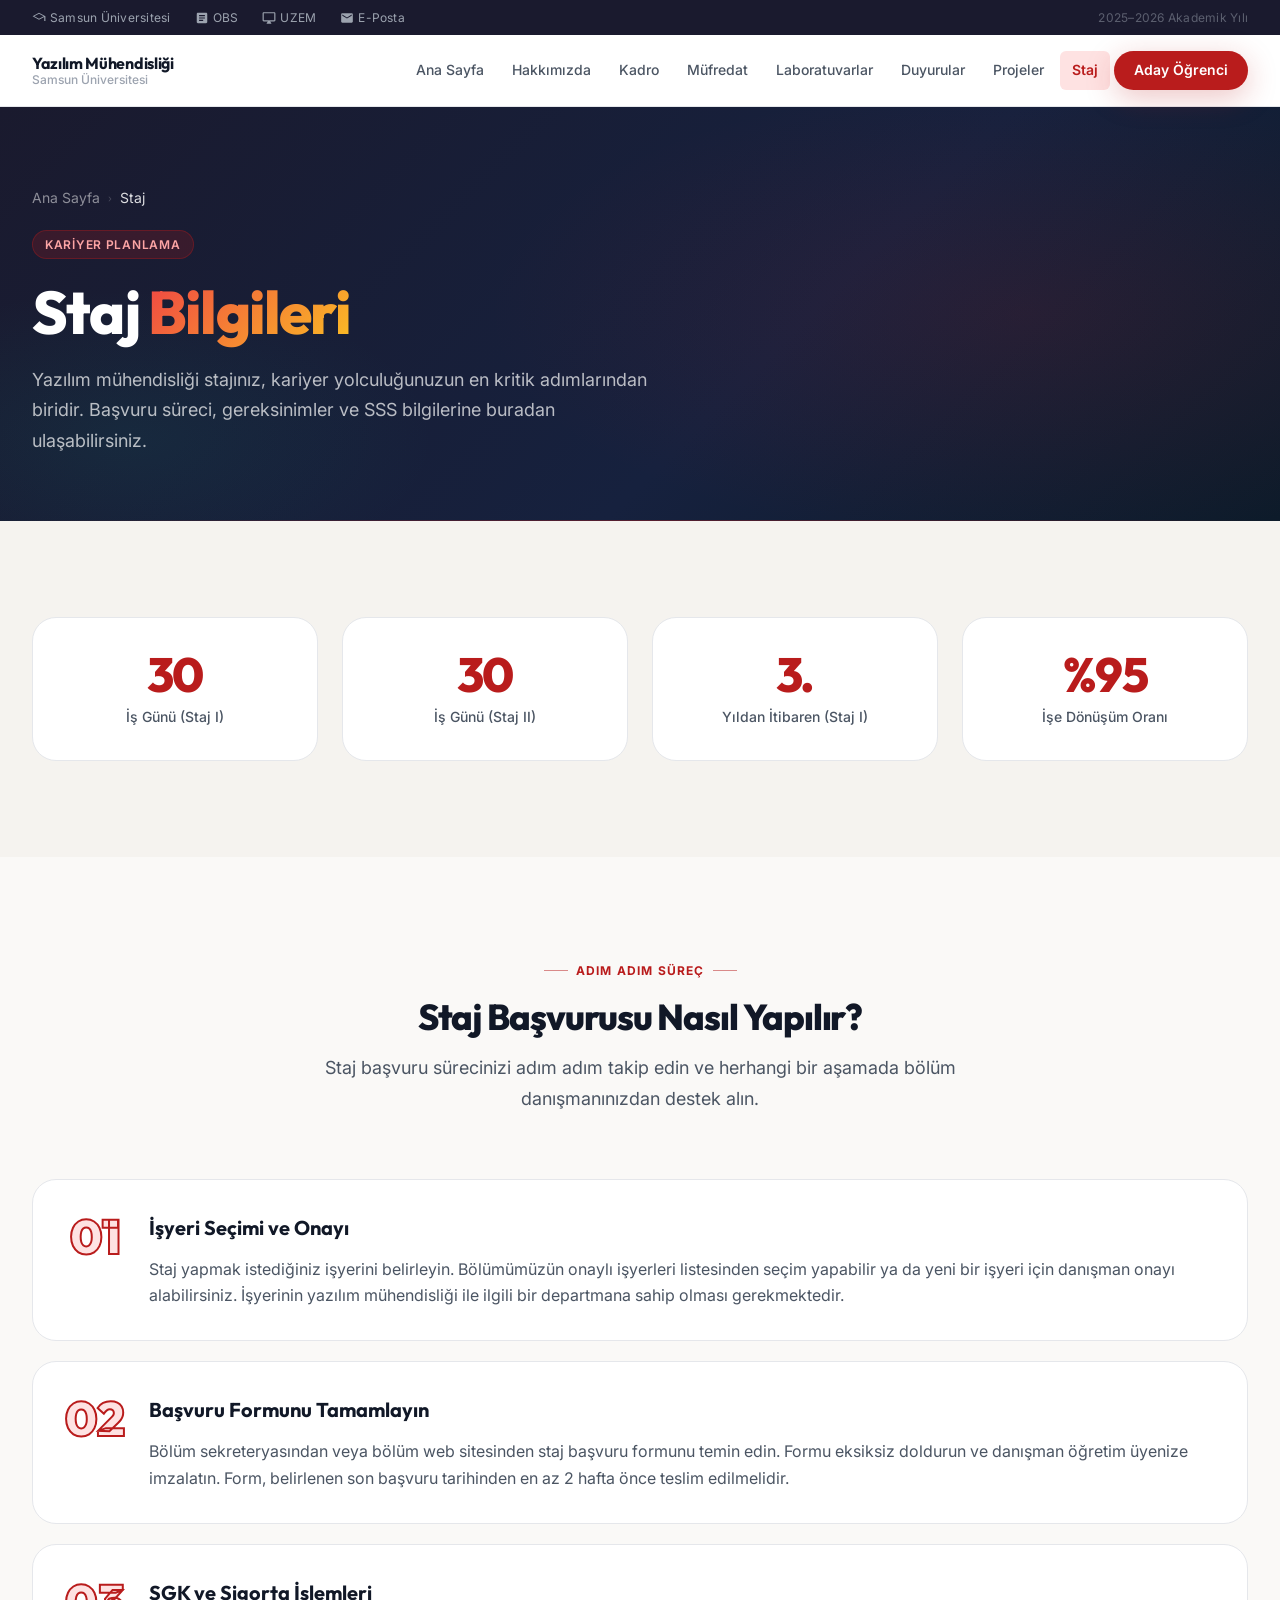
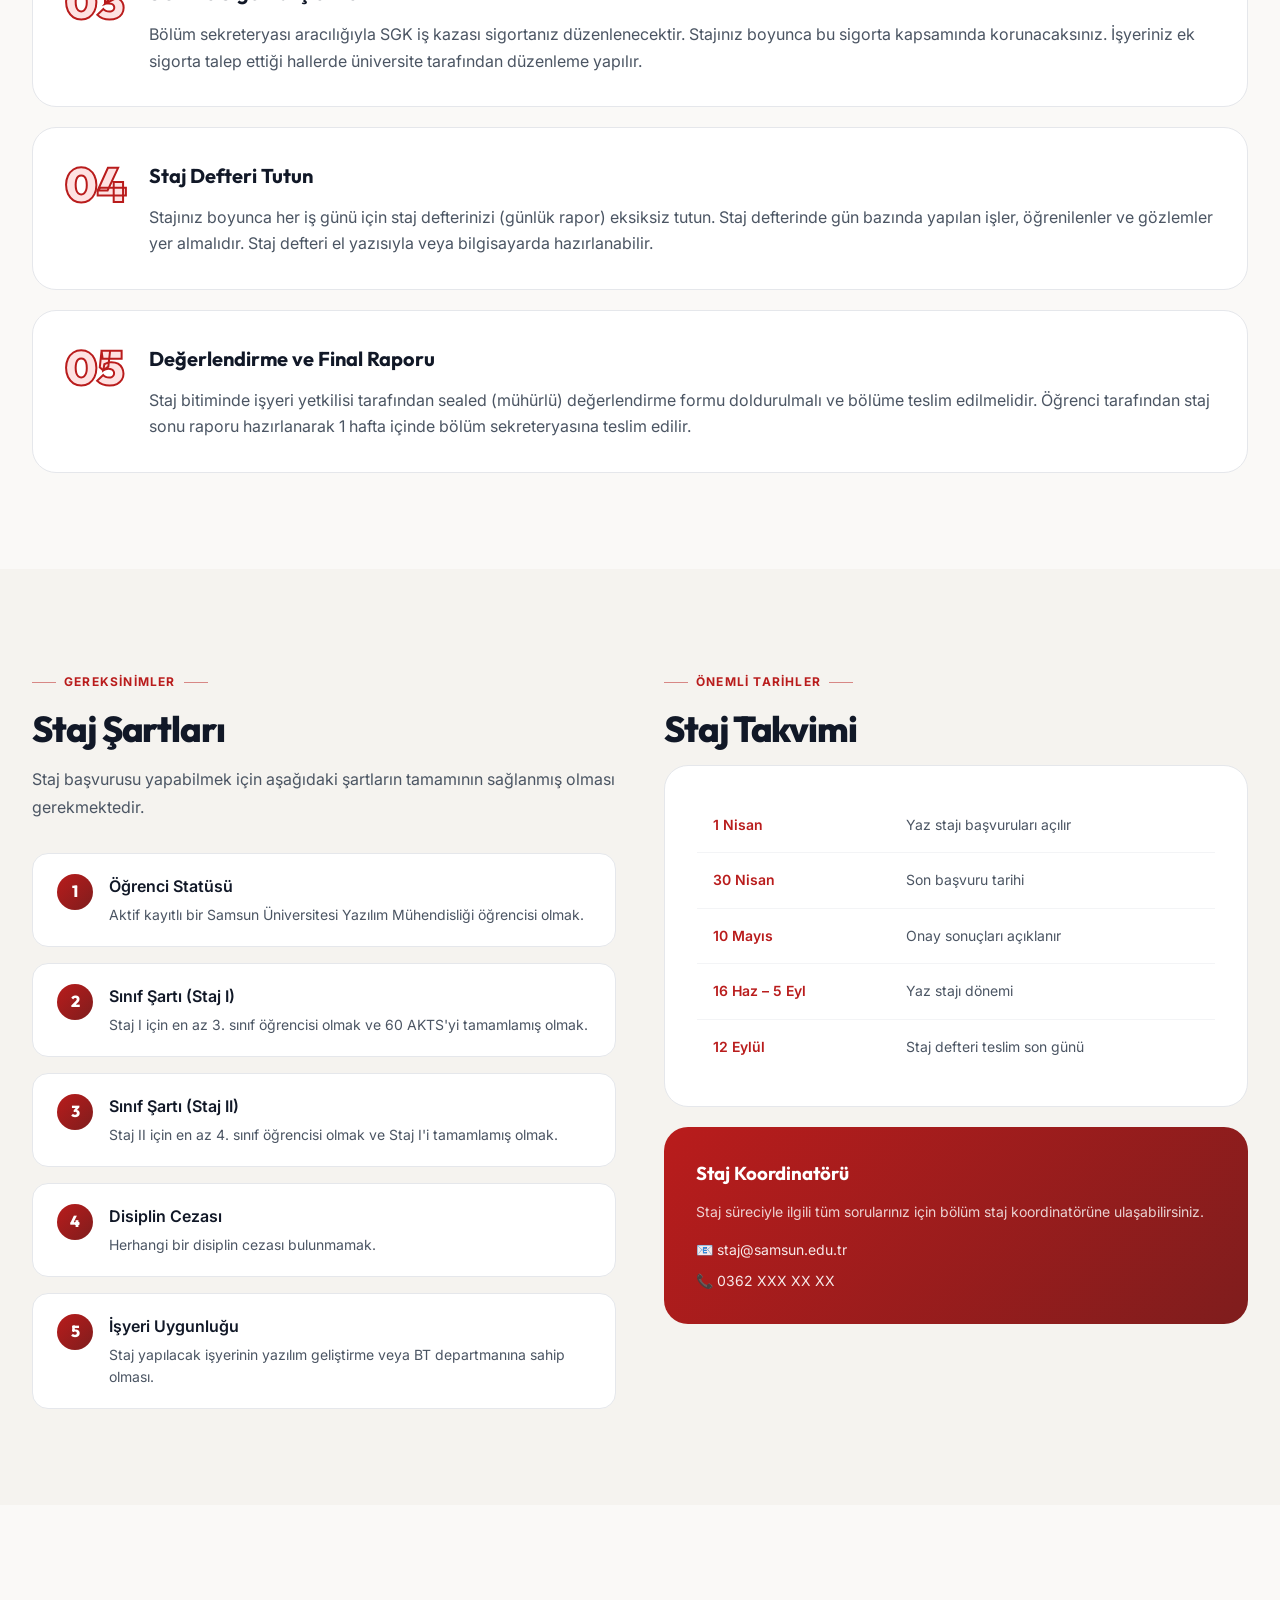
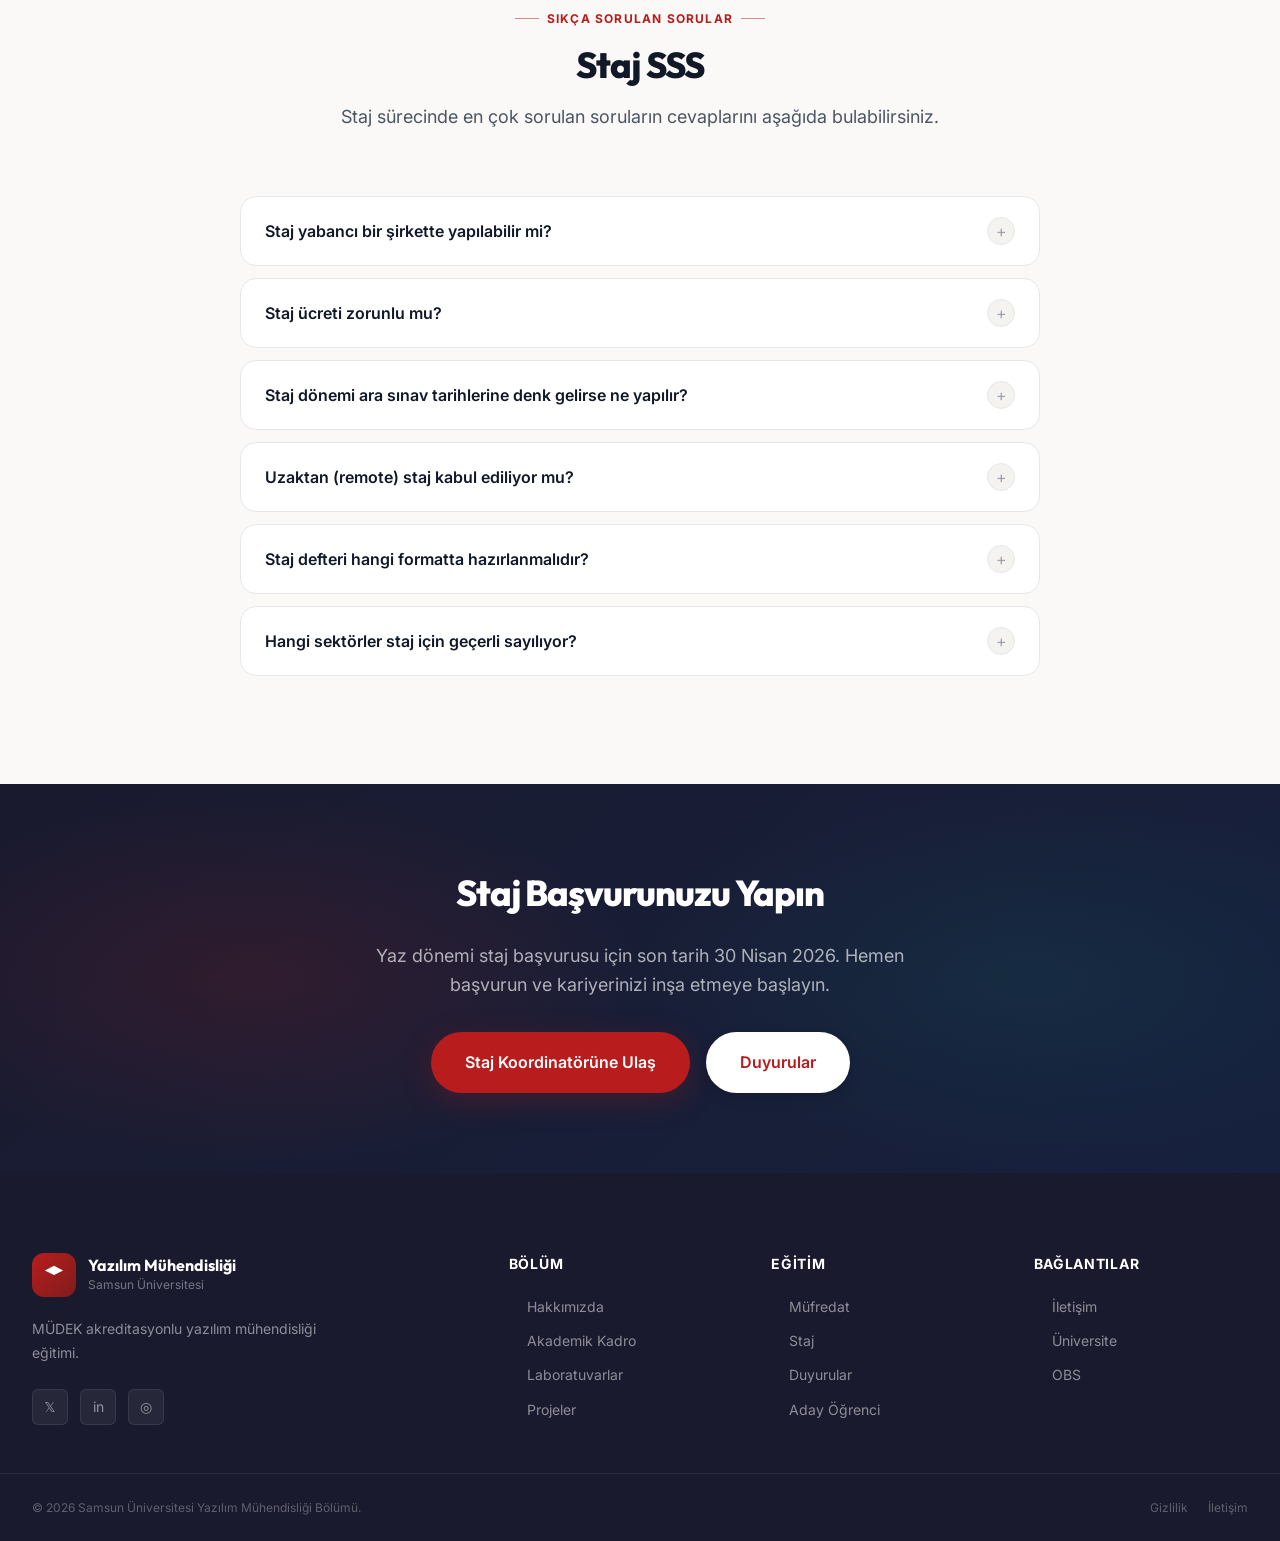
<file: staj.html>
<!DOCTYPE html>
<html lang="tr">
<head>
  <meta charset="UTF-8" />
  <meta name="viewport" content="width=device-width, initial-scale=1.0" />
  <meta name="description" content="Samsun Üniversitesi Yazılım Mühendisliği Bölümü staj bilgileri, başvuru süreci, SSS ve onaylı işyerleri." />
  <title>Staj — Yazılım Mühendisliği | Samsun Üniversitesi</title>
  <link rel="stylesheet" href="style.css" />
  <style>
    .faq-item {
      background:var(--bg-card); border:1px solid var(--border);
      border-radius:var(--radius-lg); overflow:hidden;
      margin-bottom:var(--space-3); transition:var(--transition-base);
    }
    .faq-item:hover { border-color:var(--primary); }
    .faq-question {
      display:flex; align-items:center; justify-content:space-between;
      padding:var(--space-5) var(--space-6); cursor:pointer;
      transition:var(--transition-fast);
    }
    .faq-question:hover { background:var(--primary-ultra); }
    .faq-question h3 { font-size:var(--text-base); font-weight:600; color:var(--text-primary); }
    .faq-toggle { width:28px; height:28px; border-radius:50%; background:var(--bg-section); border:1.5px solid var(--border); display:flex; align-items:center; justify-content:center; font-size:16px; flex-shrink:0; transition:var(--transition-fast); color:var(--text-muted); }
    .faq-item.open .faq-toggle { background:var(--primary); border-color:var(--primary); color:white; transform:rotate(45deg); }
    .faq-answer { display:none; padding:0 var(--space-6) var(--space-5); font-size:var(--text-base); color:var(--text-secondary); line-height:1.7; }
    .faq-item.open .faq-answer { display:block; }
    .faq-item.open .faq-question { background:var(--primary-ultra); }

    .req-item {
      display:flex; align-items:flex-start; gap:var(--space-4);
      padding:var(--space-5) var(--space-6);
      background:var(--bg-card); border:1px solid var(--border);
      border-radius:var(--radius-lg); transition:var(--transition-base);
    }
    .req-item:hover { border-color:var(--accent); box-shadow:var(--shadow-sm); }
    .req-num { width:36px; height:36px; border-radius:50%; background:linear-gradient(135deg,var(--primary),var(--primary-dark)); color:white; font-weight:800; font-family:var(--font-display); font-size:var(--text-base); display:flex; align-items:center; justify-content:center; flex-shrink:0; }
    .req-text h4 { font-weight:600; color:var(--text-primary); margin-bottom:var(--space-1); }
    .req-text p { font-size:var(--text-sm); color:var(--text-secondary); line-height:1.6; }
  </style>
</head>
<body>

<div class="top-bar">
  <div class="top-bar-inner">
    <div class="top-bar-links">
      <a href="https://samsun.edu.tr" target="_blank"><svg style="width:14px;height:14px;fill:currentColor" viewBox="0 0 24 24"><path d="M12 3L1 9l11 6 9-4.91V17h2V9L12 3zM3.89 9L12 4.58 20.11 9 12 13.42 3.89 9z"/></svg> Samsun Üniversitesi</a>
      <a href="https://obs.samsun.edu.tr" target="_blank"><svg style="width:14px;height:14px;fill:currentColor" viewBox="0 0 24 24"><path d="M19 3H5c-1.1 0-2 .9-2 2v14c0 1.1.9 2 2 2h14c1.1 0 2-.9 2-2V5c0-1.1-.9-2-2-2zm-5 14H7v-2h7v2zm3-4H7v-2h10v2zm0-4H7V7h10v2z"/></svg> OBS</a>
      <a href="https://uzem.samsun.edu.tr" target="_blank"><svg style="width:14px;height:14px;fill:currentColor" viewBox="0 0 24 24"><path d="M21 2H3c-1.1 0-2 .9-2 2v12c0 1.1.9 2 2 2h7l-2 3v1h8v-1l-2-3h7c1.1 0 2-.9 2-2V4c0-1.1-.9-2-2-2zm0 14H3V4h18v12z"/></svg> UZEM</a>
      <a href="http://eposta.samsun.edu.tr" target="_blank"><svg style="width:14px;height:14px;fill:currentColor" viewBox="0 0 24 24"><path d="M20 4H4c-1.1 0-1.99.9-1.99 2L2 18c0 1.1.9 2 2 2h16c1.1 0 2-.9 2-2V6c0-1.1-.9-2-2-2zm0 4l-8 5-8-5V6l8 5 8-5v2z"/></svg> E-Posta</a>
    </div>
    <div class="top-bar-right"><span>2025–2026 Akademik Yılı</span></div>
  </div>
</div>

<header id="site-header">
  <div class="nav-inner">
    <a href="index.html" class="nav-logo" id="logo-link">
      <div class="nav-logo-text">
        <div class="nav-logo-title">Yazılım Mühendisliği</div>
        <div class="nav-logo-sub">Samsun Üniversitesi</div>
      </div>
    </a>
    <nav>
      <a href="index.html" class="nav-link">Ana Sayfa</a>
      <a href="hakkimizda.html" class="nav-link">Hakkımızda</a>
      <a href="kadro.html" class="nav-link">Kadro</a>
      <a href="mufredat.html" class="nav-link">Müfredat</a>
      <a href="laboratuvarlar.html" class="nav-link">Laboratuvarlar</a>
      <a href="duyurular.html" class="nav-link">Duyurular</a>
      <a href="projeler.html" class="nav-link">Projeler</a>
      <a href="staj.html" class="nav-link active">Staj</a>
      <a href="aday-ogrenci.html" class="nav-link nav-cta">Aday Öğrenci</a>
    </nav>
  </div>
</header>

<section class="page-hero">
  <div class="page-hero-inner">
    <div class="breadcrumb">
      <a href="index.html">Ana Sayfa</a>
      <span class="breadcrumb-sep">›</span>
      <span class="breadcrumb-current">Staj</span>
    </div>
    <div class="page-hero-badge">Kariyer Planlama</div>
    <h1>Staj <span>Bilgileri</span></h1>
    <p class="page-hero-desc">Yazılım mühendisliği stajınız, kariyer yolculuğunuzun en kritik adımlarından biridir. Başvuru süreci, gereksinimler ve SSS bilgilerine buradan ulaşabilirsiniz.</p>
  </div>
</section>

<!-- GENEL BİLGİ -->
<section class="section section-alt" id="internship-overview">
  <div class="container">
    <div class="grid-4" id="internship-stats">
      <div class="stat-box card">
        <div class="stat-value">30</div>
        <div class="stat-label">İş Günü (Staj I)</div>
      </div>
      <div class="stat-box card">
        <div class="stat-value">30</div>
        <div class="stat-label">İş Günü (Staj II)</div>
      </div>
      <div class="stat-box card">
        <div class="stat-value">3.</div>
        <div class="stat-label">Yıldan İtibaren (Staj I)</div>
      </div>
      <div class="stat-box card">
        <div class="stat-value">%95</div>
        <div class="stat-label">İşe Dönüşüm Oranı</div>
      </div>
    </div>
  </div>
</section>

<!-- BAŞVURU SÜRECİ -->
<section class="section" id="internship-process">
  <div class="container">
    <div class="section-header">
      <div class="section-label">Adım Adım Süreç</div>
      <h2 class="section-title">Staj Başvurusu Nasıl Yapılır?</h2>
      <p class="section-desc">Staj başvuru sürecinizi adım adım takip edin ve herhangi bir aşamada bölüm danışmanınızdan destek alın.</p>
    </div>

    <div style="display:flex;flex-direction:column;gap:var(--space-5)" id="steps-list">
      <div class="step-card" id="step-1">
        <div class="step-number">01</div>
        <div class="step-content">
          <div class="step-title">İşyeri Seçimi ve Onayı</div>
          <div class="step-text">Staj yapmak istediğiniz işyerini belirleyin. Bölümümüzün onaylı işyerleri listesinden seçim yapabilir ya da yeni bir işyeri için danışman onayı alabilirsiniz. İşyerinin yazılım mühendisliği ile ilgili bir departmana sahip olması gerekmektedir.</div>
        </div>
      </div>
      <div class="step-card" id="step-2">
        <div class="step-number">02</div>
        <div class="step-content">
          <div class="step-title">Başvuru Formunu Tamamlayın</div>
          <div class="step-text">Bölüm sekreteryasından veya bölüm web sitesinden staj başvuru formunu temin edin. Formu eksiksiz doldurun ve danışman öğretim üyenize imzalatın. Form, belirlenen son başvuru tarihinden en az 2 hafta önce teslim edilmelidir.</div>
        </div>
      </div>
      <div class="step-card" id="step-3">
        <div class="step-number">03</div>
        <div class="step-content">
          <div class="step-title">SGK ve Sigorta İşlemleri</div>
          <div class="step-text">Bölüm sekreteryası aracılığıyla SGK iş kazası sigortanız düzenlenecektir. Stajınız boyunca bu sigorta kapsamında korunacaksınız. İşyeriniz ek sigorta talep ettiği hallerde üniversite tarafından düzenleme yapılır.</div>
        </div>
      </div>
      <div class="step-card" id="step-4">
        <div class="step-number">04</div>
        <div class="step-content">
          <div class="step-title">Staj Defteri Tutun</div>
          <div class="step-text">Stajınız boyunca her iş günü için staj defterinizi (günlük rapor) eksiksiz tutun. Staj defterinde gün bazında yapılan işler, öğrenilenler ve gözlemler yer almalıdır. Staj defteri el yazısıyla veya bilgisayarda hazırlanabilir.</div>
        </div>
      </div>
      <div class="step-card" id="step-5">
        <div class="step-number">05</div>
        <div class="step-content">
          <div class="step-title">Değerlendirme ve Final Raporu</div>
          <div class="step-text">Staj bitiminde işyeri yetkilisi tarafından sealed (mühürlü) değerlendirme formu doldurulmalı ve bölüme teslim edilmelidir. Öğrenci tarafından staj sonu raporu hazırlanarak 1 hafta içinde bölüm sekreteryasına teslim edilir.</div>
        </div>
      </div>
    </div>
  </div>
</section>

<!-- ŞARTLAR -->
<section class="section section-alt" id="requirements-section">
  <div class="container">
    <div style="display:grid;grid-template-columns:1fr 1fr;gap:var(--space-12);align-items:start">
      <div>
        <div class="section-label" style="justify-content:flex-start">Gereksinimler</div>
        <h2 class="section-title" style="text-align:left">Staj Şartları</h2>
        <p style="color:var(--text-secondary);line-height:1.75;margin-bottom:var(--space-8)">Staj başvurusu yapabilmek için aşağıdaki şartların tamamının sağlanmış olması gerekmektedir.</p>
        <div style="display:flex;flex-direction:column;gap:var(--space-4)" id="requirements-list">
          <div class="req-item">
            <div class="req-num">1</div>
            <div class="req-text">
              <h4>Öğrenci Statüsü</h4>
              <p>Aktif kayıtlı bir Samsun Üniversitesi Yazılım Mühendisliği öğrencisi olmak.</p>
            </div>
          </div>
          <div class="req-item">
            <div class="req-num">2</div>
            <div class="req-text">
              <h4>Sınıf Şartı (Staj I)</h4>
              <p>Staj I için en az 3. sınıf öğrencisi olmak ve 60 AKTS'yi tamamlamış olmak.</p>
            </div>
          </div>
          <div class="req-item">
            <div class="req-num">3</div>
            <div class="req-text">
              <h4>Sınıf Şartı (Staj II)</h4>
              <p>Staj II için en az 4. sınıf öğrencisi olmak ve Staj I'i tamamlamış olmak.</p>
            </div>
          </div>
          <div class="req-item">
            <div class="req-num">4</div>
            <div class="req-text">
              <h4>Disiplin Cezası</h4>
              <p>Herhangi bir disiplin cezası bulunmamak.</p>
            </div>
          </div>
          <div class="req-item">
            <div class="req-num">5</div>
            <div class="req-text">
              <h4>İşyeri Uygunluğu</h4>
              <p>Staj yapılacak işyerinin yazılım geliştirme veya BT departmanına sahip olması.</p>
            </div>
          </div>
        </div>
      </div>
      <div>
        <div class="section-label" style="justify-content:flex-start">Önemli Tarihler</div>
        <h2 class="section-title" style="text-align:left">Staj Takvimi</h2>
        <div class="card" id="internship-calendar">
          <table style="width:100%;border-collapse:collapse">
            <tbody>
              <tr style="border-bottom:1px solid var(--border-light)">
                <td style="padding:var(--space-4);font-weight:600;color:var(--primary)">1 Nisan</td>
                <td style="padding:var(--space-4);font-size:var(--text-sm);color:var(--text-secondary)">Yaz stajı başvuruları açılır</td>
              </tr>
              <tr style="border-bottom:1px solid var(--border-light)">
                <td style="padding:var(--space-4);font-weight:600;color:var(--primary)">30 Nisan</td>
                <td style="padding:var(--space-4);font-size:var(--text-sm);color:var(--text-secondary)">Son başvuru tarihi</td>
              </tr>
              <tr style="border-bottom:1px solid var(--border-light)">
                <td style="padding:var(--space-4);font-weight:600;color:var(--primary)">10 Mayıs</td>
                <td style="padding:var(--space-4);font-size:var(--text-sm);color:var(--text-secondary)">Onay sonuçları açıklanır</td>
              </tr>
              <tr style="border-bottom:1px solid var(--border-light)">
                <td style="padding:var(--space-4);font-weight:600;color:var(--primary)">16 Haz – 5 Eyl</td>
                <td style="padding:var(--space-4);font-size:var(--text-sm);color:var(--text-secondary)">Yaz stajı dönemi</td>
              </tr>
              <tr>
                <td style="padding:var(--space-4);font-weight:600;color:var(--primary)">12 Eylül</td>
                <td style="padding:var(--space-4);font-size:var(--text-sm);color:var(--text-secondary)">Staj defteri teslim son günü</td>
              </tr>
            </tbody>
          </table>
        </div>
        <div class="card" style="margin-top:var(--space-5);background:linear-gradient(135deg,var(--primary),var(--primary-dark));border:none" id="internship-contact-card">
          <h3 style="color:white;margin-bottom:var(--space-3);font-family:var(--font-display)">Staj Koordinatörü</h3>
          <p style="color:rgba(255,255,255,.8);font-size:var(--text-sm);margin-bottom:var(--space-4)">Staj süreciyle ilgili tüm sorularınız için bölüm staj koordinatörüne ulaşabilirsiniz.</p>
          <div style="color:rgba(255,255,255,.9);font-size:var(--text-sm)">📧 staj@samsun.edu.tr</div>
          <div style="color:rgba(255,255,255,.9);font-size:var(--text-sm);margin-top:var(--space-2)">📞 0362 XXX XX XX</div>
        </div>
      </div>
    </div>
  </div>
</section>

<!-- SSS -->
<section class="section" id="faq-section">
  <div class="container">
    <div class="section-header">
      <div class="section-label">Sıkça Sorulan Sorular</div>
      <h2 class="section-title">Staj SSS</h2>
      <p class="section-desc">Staj sürecinde en çok sorulan soruların cevaplarını aşağıda bulabilirsiniz.</p>
    </div>
    <div style="max-width:800px;margin:0 auto" id="faq-list">

      <div class="faq-item" id="faq-1">
        <div class="faq-question" onclick="toggleFaq(this)">
          <h3>Staj yabancı bir şirkette yapılabilir mi?</h3>
          <div class="faq-toggle">+</div>
        </div>
        <div class="faq-answer">Evet, yurt dışında yazılım geliştirme veya BT departmanına sahip bir şirkette staj yapılabilir. Bu durumda staj başvuru formunun yanı sıra ek belgeler (işyeri bilgileri, departman teyidi) gerekebilir. Ayrıntılı bilgi için staj koordinatörünüzle iletişime geçin.</div>
      </div>

      <div class="faq-item" id="faq-2">
        <div class="faq-question" onclick="toggleFaq(this)">
          <h3>Staj ücreti zorunlu mu?</h3>
          <div class="faq-toggle">+</div>
        </div>
        <div class="faq-answer">Hayır, staj ücreti zorunlu değildir; ancak birçok şirket gönüllü olarak stajyer ücreti ya da yol/yemek yardımı sunmaktadır. Ücretli veya ücretsiz her iki staj seçeneği de geçerlidir.</div>
      </div>

      <div class="faq-item" id="faq-3">
        <div class="faq-question" onclick="toggleFaq(this)">
          <h3>Staj dönemi ara sınav tarihlerine denk gelirse ne yapılır?</h3>
          <div class="faq-toggle">+</div>
        </div>
        <div class="faq-answer">Staj dönemi ile sınav tarihleri çakışması durumunda öğrencinin ilgili sınav için izin talebinde bulunması gerekmektedir. Bu tür durumlar için şirketle önceden mutabakat sağlanması tavsiye edilir.</div>
      </div>

      <div class="faq-item" id="faq-4">
        <div class="faq-question" onclick="toggleFaq(this)">
          <h3>Uzaktan (remote) staj kabul ediliyor mu?</h3>
          <div class="faq-toggle">+</div>
        </div>
        <div class="faq-answer">2022 yılından itibaren uzaktan staj kabul edilmektedir. Uzaktan stajlarda da aynı belgeler ve değerlendirme kriterleri geçerlidir. İşyerinin çalışma programı ve onaylı izleme yöntemi bölüme bildirilmelidir.</div>
      </div>

      <div class="faq-item" id="faq-5">
        <div class="faq-question" onclick="toggleFaq(this)">
          <h3>Staj defteri hangi formatta hazırlanmalıdır?</h3>
          <div class="faq-toggle">+</div>
        </div>
        <div class="faq-answer">Staj defteri, bölümün belirlediği standart format kullanılarak her iş günü için doldurulmalıdır. Format bilgisine bölüm web sitesinden veya sekreteryadan ulaşabilirsiniz. Defterler el yazısıyla veya basılı olarak kabul edilmektedir.</div>
      </div>

      <div class="faq-item" id="faq-6">
        <div class="faq-question" onclick="toggleFaq(this)">
          <h3>Hangi sektörler staj için geçerli sayılıyor?</h3>
          <div class="faq-toggle">+</div>
        </div>
        <div class="faq-answer">Yazılım geliştirme, web/mobil uygulama, siber güvenlik, yapay zeka & veri bilimi, bulut altyapısı, DevOps, oyun geliştirme ve fintech gibi alanlarda staj yapılabilir. İmalat sanayi, perakende gibi sektörlerin BT birimleri de kabul görmektedir.</div>
      </div>

    </div>
  </div>
</section>

<section class="cta-strip" id="cta-section">
  <div class="container">
    <h2>Staj Başvurunuzu Yapın</h2>
    <p>Yaz dönemi staj başvurusu için son tarih 30 Nisan 2026. Hemen başvurun ve kariyerinizi inşa etmeye başlayın.</p>
    <div class="cta-buttons">
      <a href="iletisim.html" class="btn btn-primary btn-lg">Staj Koordinatörüne Ulaş</a>
      <a href="duyurular.html" class="btn btn-white btn-lg">Duyurular</a>
    </div>
  </div>
</section>

<footer id="site-footer">
  <div class="footer-top"><div class="container"><div class="footer-grid">
    <div class="footer-brand"><a href="index.html" class="footer-logo"><div class="footer-logo-icon"><svg viewBox="0 0 24 24"><path d="M12 2L2 7l10 5 10-5-10-5z" fill="white"/></svg></div><div><div class="footer-logo-text">Yazılım Mühendisliği</div><div class="footer-logo-sub">Samsun Üniversitesi</div></div></a><p class="footer-brand-desc">MÜDEK akreditasyonlu yazılım mühendisliği eğitimi.</p><div class="footer-social"><a href="#" class="footer-social-link">𝕏</a><a href="#" class="footer-social-link">in</a><a href="#" class="footer-social-link">◎</a></div></div>
    <div><div class="footer-col-title">Bölüm</div><div class="footer-links"><a href="hakkimizda.html">Hakkımızda</a><a href="kadro.html">Akademik Kadro</a><a href="laboratuvarlar.html">Laboratuvarlar</a><a href="projeler.html">Projeler</a></div></div>
    <div><div class="footer-col-title">Eğitim</div><div class="footer-links"><a href="mufredat.html">Müfredat</a><a href="staj.html">Staj</a><a href="duyurular.html">Duyurular</a><a href="aday-ogrenci.html">Aday Öğrenci</a></div></div>
    <div><div class="footer-col-title">Bağlantılar</div><div class="footer-links"><a href="iletisim.html">İletişim</a><a href="https://samsun.edu.tr" target="_blank">Üniversite</a><a href="https://obs.samsun.edu.tr" target="_blank">OBS</a></div></div>
  </div></div></div>
  <div class="footer-bottom"><div class="container"><div class="footer-bottom-inner"><div>© 2026 Samsun Üniversitesi Yazılım Mühendisliği Bölümü.</div><div class="footer-bottom-links"><a href="#">Gizlilik</a><a href="iletisim.html">İletişim</a></div></div></div></div>
</footer>
<script>
  const header = document.getElementById('site-header');
  window.addEventListener('scroll', () => { header.classList.toggle('scrolled', window.scrollY > 10); });
  function toggleFaq(el) {
    const item = el.closest('.faq-item');
    item.classList.toggle('open');
  }
</script>
</body>
</html>
</file>
<file: style.css>
/* =====================================================
   SAMSUN ÜNİVERSİTESİ — YAZILIM MÜHENDİSLİĞİ
   Global Design System — style.css
   ===================================================== */

/* ─── Google Fonts ─────────────────────────────────── */
@import url('https://fonts.googleapis.com/css2?family=Inter:wght@300;400;500;600;700;800;900&family=Outfit:wght@300;400;500;600;700;800&display=swap');

/* ─── CSS Custom Properties (Design Tokens) ─────────── */
:root {
  /* Primary palette — Modern Kırmızı/Kızıl */
  --primary:        #B91C1C;
  --primary-dark:   #7F1D1D;
  --primary-light:  #EF4444;
  --primary-ultra:  #FEE2E2;

  /* Accent — Turkuaz/Teal */
  --accent:         #0D9488;
  --accent-dark:    #0F766E;
  --accent-light:   #5EEAD4;
  --accent-ultra:   #CCFBF1;

  /* Neutrals */
  --bg:             #FAF9F7;
  --bg-card:        #FFFFFF;
  --bg-section:     #F5F3EF;
  --bg-dark:        #1A1A2E;
  --bg-dark2:       #16213E;

  --text-primary:   #111827;
  --text-secondary: #4B5563;
  --text-muted:     #9CA3AF;
  --text-white:     #FFFFFF;

  --border:         #E5E7EB;
  --border-light:   #F3F4F6;

  /* Typography */
  --font-body:      'Inter', system-ui, sans-serif;
  --font-display:   'Outfit', 'Inter', system-ui, sans-serif;

  --text-xs:   0.75rem;    /* 12px */
  --text-sm:   0.875rem;   /* 14px */
  --text-base: 1rem;       /* 16px */
  --text-lg:   1.125rem;   /* 18px */
  --text-xl:   1.25rem;    /* 20px */
  --text-2xl:  1.5rem;     /* 24px */
  --text-3xl:  1.875rem;   /* 30px */
  --text-4xl:  2.25rem;    /* 36px */
  --text-5xl:  3rem;       /* 48px */
  --text-6xl:  3.75rem;    /* 60px */
  --text-7xl:  4.5rem;     /* 72px */

  /* Spacing */
  --space-1:  0.25rem;
  --space-2:  0.5rem;
  --space-3:  0.75rem;
  --space-4:  1rem;
  --space-5:  1.25rem;
  --space-6:  1.5rem;
  --space-8:  2rem;
  --space-10: 2.5rem;
  --space-12: 3rem;
  --space-16: 4rem;
  --space-20: 5rem;
  --space-24: 6rem;
  --space-32: 8rem;

  /* Border radius */
  --radius-sm:   0.375rem;
  --radius-md:   0.75rem;
  --radius-lg:   1rem;
  --radius-xl:   1.5rem;
  --radius-full: 9999px;

  /* Shadows */
  --shadow-sm:  0 1px 3px rgba(0,0,0,.06), 0 1px 2px rgba(0,0,0,.04);
  --shadow-md:  0 4px 16px rgba(0,0,0,.08), 0 2px 6px rgba(0,0,0,.06);
  --shadow-lg:  0 10px 40px rgba(0,0,0,.10), 0 4px 16px rgba(0,0,0,.06);
  --shadow-xl:  0 20px 60px rgba(0,0,0,.12), 0 8px 24px rgba(0,0,0,.08);
  --shadow-primary: 0 8px 30px rgba(185,28,28,.25);
  --shadow-accent:  0 8px 30px rgba(13,148,136,.25);

  /* Transitions */
  --transition-fast:   all .15s cubic-bezier(.4,0,.2,1);
  --transition-base:   all .25s cubic-bezier(.4,0,.2,1);
  --transition-slow:   all .4s  cubic-bezier(.4,0,.2,1);

  /* Nav height */
  --nav-height: 72px;
}

/* ─── Reset & Base ───────────────────────────────────── */
*, *::before, *::after {
  box-sizing: border-box;
  margin: 0;
  padding: 0;
}

html {
  scroll-behavior: smooth;
  font-size: 16px;
  -webkit-text-size-adjust: 100%;
}

body {
  font-family: var(--font-body);
  background-color: var(--bg);
  color: var(--text-primary);
  line-height: 1.6;
  overflow-x: hidden;
  min-height: 100vh;
  display: flex;
  flex-direction: column;
}

main { flex: 1; }

img, video, svg {
  display: block;
  max-width: 100%;
}

a {
  color: inherit;
  text-decoration: none;
}

ul, ol { list-style: none; }

button, input, select, textarea {
  font: inherit;
  border: none;
  background: none;
  outline: none;
}

/* ─── Top Bar ─────────────────────────────────────────── */
.top-bar {
  background: var(--bg-dark);
  color: var(--text-muted);
  font-size: var(--text-xs);
  padding: var(--space-2) 0;
  letter-spacing: 0.02em;
}

.top-bar-inner {
  max-width: 1280px;
  margin: 0 auto;
  padding: 0 var(--space-8);
  display: flex;
  align-items: center;
  justify-content: space-between;
  gap: var(--space-4);
}

.top-bar-links {
  display: flex;
  align-items: center;
  gap: var(--space-6);
}

.top-bar-links a {
  color: var(--text-muted);
  transition: var(--transition-fast);
  display: flex;
  align-items: center;
  gap: var(--space-1);
}

.top-bar-links a:hover { color: var(--text-white); }

.top-bar-right {
  display: flex;
  align-items: center;
  gap: var(--space-4);
  color: var(--text-muted);
}

.top-bar-right span { opacity: .5; }

/* ─── Header / Nav ────────────────────────────────────── */
header {
  position: sticky;
  top: 0;
  z-index: 1000;
  background: rgba(255,255,255,.92);
  backdrop-filter: blur(20px);
  -webkit-backdrop-filter: blur(20px);
  border-bottom: 1px solid var(--border);
  height: var(--nav-height);
  transition: var(--transition-base);
}

header.scrolled {
  box-shadow: var(--shadow-md);
}

.nav-inner {
  max-width: 1280px;
  margin: 0 auto;
  padding: 0 var(--space-8);
  height: 100%;
  display: flex;
  align-items: center;
  gap: var(--space-8);
}

/* Logo */
.nav-logo {
  display: flex;
  align-items: center;
  gap: var(--space-3);
  flex-shrink: 0;
  text-decoration: none;
}

.nav-logo-icon {
  width: 44px;
  height: 44px;
  background: linear-gradient(135deg, var(--primary), var(--primary-dark));
  border-radius: var(--radius-md);
  display: flex;
  align-items: center;
  justify-content: center;
  box-shadow: var(--shadow-primary);
  flex-shrink: 0;
}

.nav-logo-icon svg {
  width: 24px;
  height: 24px;
  fill: white;
}

.nav-logo-text { line-height: 1.2; }

.nav-logo-title {
  font-family: var(--font-display);
  font-size: var(--text-base);
  font-weight: 700;
  color: var(--text-primary);
  letter-spacing: -0.02em;
}

.nav-logo-sub {
  font-size: var(--text-xs);
  color: var(--text-muted);
  font-weight: 500;
}

/* Nav links */
nav {
  flex: 1;
  display: flex;
  align-items: center;
  justify-content: flex-end;
  gap: var(--space-1);
}

.nav-link {
  font-size: var(--text-sm);
  font-weight: 500;
  color: var(--text-secondary);
  padding: var(--space-2) var(--space-3);
  border-radius: var(--radius-sm);
  transition: var(--transition-fast);
  white-space: nowrap;
  position: relative;
}

.nav-link:hover {
  color: var(--primary);
  background: var(--primary-ultra);
}

.nav-link.active {
  color: var(--primary);
  background: var(--primary-ultra);
  font-weight: 600;
}

.nav-cta {
  background: var(--primary);
  color: var(--text-white) !important;
  padding: var(--space-2) var(--space-5) !important;
  border-radius: var(--radius-full) !important;
  font-weight: 600 !important;
  box-shadow: var(--shadow-primary);
  transition: var(--transition-base) !important;
}

.nav-cta:hover {
  background: var(--primary-dark) !important;
  transform: translateY(-1px);
  box-shadow: 0 12px 36px rgba(185,28,28,.35) !important;
  color: white !important;
}

/* ─── Page Hero ───────────────────────────────────────── */
.page-hero {
  background: linear-gradient(135deg, var(--bg-dark) 0%, var(--bg-dark2) 60%, #0D1B2A 100%);
  color: var(--text-white);
  padding: var(--space-20) 0 var(--space-16);
  position: relative;
  overflow: hidden;
}

.page-hero::before {
  content: '';
  position: absolute;
  inset: 0;
  background:
    radial-gradient(ellipse 60% 80% at 80% 50%, rgba(185,28,28,.12) 0%, transparent 70%),
    radial-gradient(ellipse 40% 60% at 10% 80%, rgba(13,148,136,.10) 0%, transparent 60%);
  pointer-events: none;
}

.page-hero::after {
  content: '';
  position: absolute;
  bottom: 0; left: 0; right: 0;
  height: 1px;
  background: linear-gradient(90deg, transparent, rgba(185,28,28,.4), transparent);
}

.page-hero-inner {
  max-width: 1280px;
  margin: 0 auto;
  padding: 0 var(--space-8);
  position: relative;
  z-index: 1;
}

.breadcrumb {
  display: flex;
  align-items: center;
  gap: var(--space-2);
  font-size: var(--text-sm);
  color: rgba(255,255,255,.5);
  margin-bottom: var(--space-5);
}

.breadcrumb a {
  color: rgba(255,255,255,.5);
  transition: var(--transition-fast);
}

.breadcrumb a:hover { color: var(--accent-light); }

.breadcrumb-sep { opacity: .4; font-size: 10px; }

.breadcrumb-current { color: rgba(255,255,255,.85); }

.page-hero-badge {
  display: inline-flex;
  align-items: center;
  gap: var(--space-2);
  background: rgba(185,28,28,.2);
  border: 1px solid rgba(185,28,28,.35);
  color: #FCA5A5;
  font-size: var(--text-xs);
  font-weight: 600;
  padding: var(--space-1) var(--space-3);
  border-radius: var(--radius-full);
  letter-spacing: 0.06em;
  text-transform: uppercase;
  margin-bottom: var(--space-5);
}

.page-hero h1 {
  font-family: var(--font-display);
  font-size: clamp(var(--text-3xl), 5vw, var(--text-6xl));
  font-weight: 800;
  letter-spacing: -0.03em;
  line-height: 1.1;
  margin-bottom: var(--space-5);
}

.page-hero h1 span {
  background: linear-gradient(135deg, var(--primary-light), #FBBF24);
  -webkit-background-clip: text;
  -webkit-text-fill-color: transparent;
  background-clip: text;
}

.page-hero-desc {
  font-size: var(--text-lg);
  color: rgba(255,255,255,.7);
  max-width: 640px;
  line-height: 1.7;
}

/* ─── Section Wrapper ─────────────────────────────────── */
.section {
  padding: var(--space-24) 0;
}

.section-alt {
  background: var(--bg-section);
}

.container {
  max-width: 1280px;
  margin: 0 auto;
  padding: 0 var(--space-8);
}

/* ─── Section Header ──────────────────────────────────── */
.section-header {
  text-align: center;
  margin-bottom: var(--space-16);
}

.section-label {
  display: inline-flex;
  align-items: center;
  gap: var(--space-2);
  font-size: var(--text-xs);
  font-weight: 700;
  letter-spacing: 0.1em;
  text-transform: uppercase;
  color: var(--primary);
  margin-bottom: var(--space-4);
}

.section-label::before, .section-label::after {
  content: '';
  width: 24px;
  height: 1px;
  background: var(--primary);
  opacity: .5;
}

.section-title {
  font-family: var(--font-display);
  font-size: clamp(var(--text-2xl), 4vw, var(--text-4xl));
  font-weight: 800;
  letter-spacing: -0.03em;
  color: var(--text-primary);
  margin-bottom: var(--space-4);
  line-height: 1.15;
}

.section-desc {
  font-size: var(--text-lg);
  color: var(--text-secondary);
  max-width: 640px;
  margin: 0 auto;
  line-height: 1.7;
}

/* ─── Cards ───────────────────────────────────────────── */
.card {
  background: var(--bg-card);
  border: 1px solid var(--border);
  border-radius: var(--radius-xl);
  padding: var(--space-8);
  transition: var(--transition-base);
  position: relative;
  overflow: hidden;
}

.card:hover {
  box-shadow: var(--shadow-lg);
  border-color: transparent;
  transform: translateY(-4px);
}

.card-icon {
  width: 52px;
  height: 52px;
  border-radius: var(--radius-md);
  display: flex;
  align-items: center;
  justify-content: center;
  margin-bottom: var(--space-5);
  font-size: 22px;
  flex-shrink: 0;
}

.card-icon-primary {
  background: var(--primary-ultra);
  color: var(--primary);
}

.card-icon-accent {
  background: var(--accent-ultra);
  color: var(--accent);
}

.card-icon-dark {
  background: var(--bg-dark);
  color: white;
}

.card-title {
  font-family: var(--font-display);
  font-size: var(--text-xl);
  font-weight: 700;
  color: var(--text-primary);
  margin-bottom: var(--space-3);
  letter-spacing: -0.02em;
}

.card-text {
  font-size: var(--text-base);
  color: var(--text-secondary);
  line-height: 1.65;
}

/* ─── Grid Layouts ────────────────────────────────────── */
.grid-2 { display: grid; grid-template-columns: repeat(2, 1fr); gap: var(--space-6); }
.grid-3 { display: grid; grid-template-columns: repeat(3, 1fr); gap: var(--space-6); }
.grid-4 { display: grid; grid-template-columns: repeat(4, 1fr); gap: var(--space-6); }

@media (max-width: 1024px) {
  .grid-4 { grid-template-columns: repeat(2, 1fr); }
  .grid-3 { grid-template-columns: repeat(2, 1fr); }
}

@media (max-width: 640px) {
  .grid-4, .grid-3, .grid-2 { grid-template-columns: 1fr; }
}

/* ─── Buttons ─────────────────────────────────────────── */
.btn {
  display: inline-flex;
  align-items: center;
  justify-content: center;
  gap: var(--space-2);
  font-size: var(--text-sm);
  font-weight: 600;
  padding: var(--space-3) var(--space-6);
  border-radius: var(--radius-full);
  cursor: pointer;
  transition: var(--transition-base);
  text-decoration: none;
  white-space: nowrap;
  border: 2px solid transparent;
  font-family: var(--font-body);
}

.btn-primary {
  background: var(--primary);
  color: white;
  box-shadow: var(--shadow-primary);
}

.btn-primary:hover {
  background: var(--primary-dark);
  transform: translateY(-2px);
  box-shadow: 0 12px 36px rgba(185,28,28,.35);
}

.btn-secondary {
  background: transparent;
  color: var(--primary);
  border-color: var(--primary);
}

.btn-secondary:hover {
  background: var(--primary-ultra);
  transform: translateY(-2px);
}

.btn-accent {
  background: var(--accent);
  color: white;
  box-shadow: var(--shadow-accent);
}

.btn-accent:hover {
  background: var(--accent-dark);
  transform: translateY(-2px);
  box-shadow: 0 12px 36px rgba(13,148,136,.35);
}

.btn-white {
  background: white;
  color: var(--primary);
  box-shadow: var(--shadow-md);
}

.btn-white:hover {
  background: var(--primary-ultra);
  transform: translateY(-2px);
}

.btn-lg {
  font-size: var(--text-base);
  padding: var(--space-4) var(--space-8);
}

/* ─── Badges / Tags ───────────────────────────────────── */
.badge {
  display: inline-flex;
  align-items: center;
  gap: var(--space-1);
  padding: var(--space-1) var(--space-3);
  border-radius: var(--radius-full);
  font-size: var(--text-xs);
  font-weight: 600;
  letter-spacing: 0.04em;
}

.badge-primary  { background: var(--primary-ultra); color: var(--primary); }
.badge-accent   { background: var(--accent-ultra);  color: var(--accent);  }
.badge-dark     { background: var(--bg-dark);       color: white;          }
.badge-neutral  { background: var(--bg-section);    color: var(--text-secondary); }

/* ─── Stat Box ────────────────────────────────────────── */
.stat-box {
  text-align: center;
  padding: var(--space-8) var(--space-6);
}

.stat-value {
  font-family: var(--font-display);
  font-size: var(--text-5xl);
  font-weight: 800;
  color: var(--primary);
  letter-spacing: -0.04em;
  line-height: 1;
  margin-bottom: var(--space-2);
}

.stat-label {
  font-size: var(--text-sm);
  color: var(--text-secondary);
  font-weight: 500;
}

/* ─── Divider ─────────────────────────────────────────── */
.divider {
  height: 1px;
  background: linear-gradient(90deg, transparent, var(--border), transparent);
  margin: var(--space-12) 0;
}

/* ─── Info Strip ──────────────────────────────────────── */
.info-strip {
  background: linear-gradient(135deg, var(--primary), var(--primary-dark));
  color: white;
  padding: var(--space-20) 0;
  position: relative;
  overflow: hidden;
}

.info-strip::before {
  content: '';
  position: absolute;
  inset: 0;
  background: radial-gradient(ellipse 70% 100% at 90% 50%, rgba(13,148,136,.2) 0%, transparent 60%);
}

.info-strip .container { position: relative; z-index: 1; }

/* ─── Announcement Card ───────────────────────────────── */
.announce-card {
  background: var(--bg-card);
  border: 1px solid var(--border);
  border-radius: var(--radius-lg);
  padding: var(--space-6);
  display: flex;
  align-items: flex-start;
  gap: var(--space-5);
  transition: var(--transition-base);
}

.announce-card:hover {
  box-shadow: var(--shadow-md);
  border-color: var(--primary);
  transform: translateX(4px);
}

.announce-date {
  flex-shrink: 0;
  width: 52px;
  text-align: center;
  background: var(--primary-ultra);
  border-radius: var(--radius-md);
  padding: var(--space-3) var(--space-2);
}

.announce-date-day {
  font-family: var(--font-display);
  font-size: var(--text-2xl);
  font-weight: 800;
  color: var(--primary);
  line-height: 1;
}

.announce-date-month {
  font-size: var(--text-xs);
  color: var(--primary);
  font-weight: 600;
  text-transform: uppercase;
  letter-spacing: 0.05em;
}

.announce-body h3 {
  font-size: var(--text-base);
  font-weight: 600;
  color: var(--text-primary);
  margin-bottom: var(--space-2);
  line-height: 1.4;
}

.announce-body p {
  font-size: var(--text-sm);
  color: var(--text-secondary);
  line-height: 1.6;
}

.announce-body .announce-tag {
  margin-top: var(--space-3);
}

/* ─── Person Card ─────────────────────────────────────── */
.person-card {
  background: var(--bg-card);
  border: 1px solid var(--border);
  border-radius: var(--radius-xl);
  overflow: hidden;
  transition: var(--transition-base);
  text-align: center;
}

.person-card:hover {
  box-shadow: var(--shadow-lg);
  transform: translateY(-6px);
}

.person-avatar {
  width: 100%;
  height: 220px;
  background: linear-gradient(135deg, var(--bg-dark), var(--bg-dark2));
  display: flex;
  align-items: center;
  justify-content: center;
  font-size: 64px;
  color: rgba(255,255,255,.15);
  position: relative;
  overflow: hidden;
}

.person-avatar-initials {
  width: 88px;
  height: 88px;
  border-radius: 50%;
  background: linear-gradient(135deg, var(--primary), var(--primary-dark));
  display: flex;
  align-items: center;
  justify-content: center;
  font-family: var(--font-display);
  font-size: var(--text-2xl);
  font-weight: 800;
  color: white;
  box-shadow: var(--shadow-primary);
}

.person-info {
  padding: var(--space-6);
}

.person-name {
  font-family: var(--font-display);
  font-size: var(--text-lg);
  font-weight: 700;
  color: var(--text-primary);
  margin-bottom: var(--space-1);
}

.person-title {
  font-size: var(--text-sm);
  color: var(--accent);
  font-weight: 600;
  margin-bottom: var(--space-3);
}

.person-email {
  font-size: var(--text-xs);
  color: var(--text-muted);
  display: flex;
  align-items: center;
  justify-content: center;
  gap: var(--space-1);
}

/* ─── Table ───────────────────────────────────────────── */
.table-wrapper {
  overflow-x: auto;
  border-radius: var(--radius-lg);
  border: 1px solid var(--border);
  box-shadow: var(--shadow-sm);
}

table {
  width: 100%;
  border-collapse: collapse;
  background: var(--bg-card);
}

thead {
  background: linear-gradient(135deg, var(--bg-dark), var(--bg-dark2));
  color: white;
}

thead th {
  padding: var(--space-4) var(--space-6);
  text-align: left;
  font-size: var(--text-sm);
  font-weight: 600;
  letter-spacing: 0.04em;
  text-transform: uppercase;
}

tbody tr {
  border-bottom: 1px solid var(--border-light);
  transition: var(--transition-fast);
}

tbody tr:last-child { border-bottom: none; }

tbody tr:hover {
  background: var(--bg-section);
}

tbody td {
  padding: var(--space-4) var(--space-6);
  font-size: var(--text-sm);
  color: var(--text-secondary);
  vertical-align: middle;
}

tbody td strong {
  color: var(--text-primary);
  font-weight: 600;
}

/* ─── Form ────────────────────────────────────────────── */
.form-group {
  margin-bottom: var(--space-6);
}

.form-label {
  display: block;
  font-size: var(--text-sm);
  font-weight: 600;
  color: var(--text-primary);
  margin-bottom: var(--space-2);
}

.form-control {
  width: 100%;
  padding: var(--space-3) var(--space-4);
  border: 1.5px solid var(--border);
  border-radius: var(--radius-md);
  font-size: var(--text-base);
  color: var(--text-primary);
  background: var(--bg-card);
  transition: var(--transition-fast);
  font-family: var(--font-body);
}

.form-control:focus {
  border-color: var(--primary);
  box-shadow: 0 0 0 3px rgba(185,28,28,.1);
}

.form-control::placeholder { color: var(--text-muted); }

textarea.form-control {
  resize: vertical;
  min-height: 140px;
}

/* ─── Accordion ───────────────────────────────────────── */
.accordion-item {
  border: 1px solid var(--border);
  border-radius: var(--radius-lg);
  overflow: hidden;
  margin-bottom: var(--space-3);
  transition: var(--transition-base);
}

.accordion-item:hover {
  border-color: var(--primary);
}

.accordion-header {
  display: flex;
  align-items: center;
  justify-content: space-between;
  padding: var(--space-5) var(--space-6);
  background: var(--bg-card);
  cursor: pointer;
  transition: var(--transition-fast);
}

.accordion-header:hover {
  background: var(--primary-ultra);
}

.accordion-header h3 {
  font-size: var(--text-base);
  font-weight: 600;
  color: var(--text-primary);
}

.accordion-icon {
  width: 24px;
  height: 24px;
  border-radius: 50%;
  border: 1.5px solid var(--border);
  display: flex;
  align-items: center;
  justify-content: center;
  font-size: 14px;
  color: var(--text-muted);
  flex-shrink: 0;
  transition: var(--transition-fast);
}

.accordion-item.open .accordion-icon {
  background: var(--primary);
  border-color: var(--primary);
  color: white;
  transform: rotate(45deg);
}

.accordion-body {
  padding: 0 var(--space-6) var(--space-5);
  font-size: var(--text-base);
  color: var(--text-secondary);
  line-height: 1.7;
  display: none;
  background: var(--bg-card);
}

.accordion-item.open .accordion-body {
  display: block;
}

/* ─── Lab Card ────────────────────────────────────────── */
.lab-card {
  background: var(--bg-card);
  border: 1px solid var(--border);
  border-radius: var(--radius-xl);
  overflow: hidden;
  transition: var(--transition-base);
}

.lab-card:hover {
  box-shadow: var(--shadow-xl);
  transform: translateY(-6px);
}

.lab-card-header {
  background: linear-gradient(135deg, var(--bg-dark), var(--bg-dark2));
  padding: var(--space-10) var(--space-8);
  text-align: center;
  position: relative;
  overflow: hidden;
}

.lab-card-header::before {
  content: '';
  position: absolute;
  inset: 0;
  background: radial-gradient(ellipse 80% 80% at 50% 50%, rgba(185,28,28,.15) 0%, transparent 70%);
}

.lab-card-icon {
  font-size: 52px;
  position: relative;
  z-index: 1;
}

.lab-card-body { padding: var(--space-8); }

.lab-card-title {
  font-family: var(--font-display);
  font-size: var(--text-xl);
  font-weight: 700;
  color: var(--text-primary);
  margin-bottom: var(--space-3);
}

.lab-card-text {
  font-size: var(--text-sm);
  color: var(--text-secondary);
  line-height: 1.65;
  margin-bottom: var(--space-5);
}

.lab-specs {
  display: flex;
  flex-direction: column;
  gap: var(--space-2);
}

.lab-spec {
  display: flex;
  align-items: center;
  gap: var(--space-3);
  font-size: var(--text-sm);
  color: var(--text-secondary);
}

.lab-spec-dot {
  width: 6px;
  height: 6px;
  border-radius: 50%;
  background: var(--accent);
  flex-shrink: 0;
}

/* ─── Timeline ────────────────────────────────────────── */
.timeline {
  position: relative;
  padding-left: var(--space-12);
}

.timeline::before {
  content: '';
  position: absolute;
  left: 20px;
  top: 0;
  bottom: 0;
  width: 2px;
  background: linear-gradient(180deg, var(--primary), var(--accent));
}

.timeline-item {
  position: relative;
  margin-bottom: var(--space-8);
}

.timeline-dot {
  position: absolute;
  left: calc(-1 * var(--space-12) + 12px);
  top: 6px;
  width: 16px;
  height: 16px;
  border-radius: 50%;
  background: var(--primary);
  border: 3px solid var(--bg);
  box-shadow: 0 0 0 3px rgba(185,28,28,.2);
}

.timeline-content {
  background: var(--bg-card);
  border: 1px solid var(--border);
  border-radius: var(--radius-lg);
  padding: var(--space-5) var(--space-6);
  transition: var(--transition-base);
}

.timeline-content:hover {
  box-shadow: var(--shadow-md);
  border-color: var(--primary);
}

.timeline-year {
  font-size: var(--text-xs);
  font-weight: 700;
  color: var(--primary);
  text-transform: uppercase;
  letter-spacing: 0.08em;
  margin-bottom: var(--space-2);
}

.timeline-title {
  font-size: var(--text-base);
  font-weight: 600;
  color: var(--text-primary);
  margin-bottom: var(--space-1);
}

.timeline-text {
  font-size: var(--text-sm);
  color: var(--text-secondary);
  line-height: 1.6;
}

/* ─── Contact Info Block ──────────────────────────────── */
.contact-info-item {
  display: flex;
  align-items: flex-start;
  gap: var(--space-4);
  padding: var(--space-5);
  border-radius: var(--radius-lg);
  background: var(--bg-card);
  border: 1px solid var(--border);
  margin-bottom: var(--space-4);
  transition: var(--transition-base);
}

.contact-info-item:hover {
  border-color: var(--primary);
  box-shadow: var(--shadow-sm);
}

.contact-info-icon {
  width: 44px;
  height: 44px;
  border-radius: var(--radius-md);
  background: var(--primary-ultra);
  display: flex;
  align-items: center;
  justify-content: center;
  font-size: 18px;
  flex-shrink: 0;
  color: var(--primary);
}

.contact-info-label {
  font-size: var(--text-xs);
  font-weight: 700;
  text-transform: uppercase;
  letter-spacing: 0.08em;
  color: var(--text-muted);
  margin-bottom: var(--space-1);
}

.contact-info-value {
  font-size: var(--text-base);
  font-weight: 500;
  color: var(--text-primary);
}

/* ─── Map Placeholder ─────────────────────────────────── */
.map-placeholder {
  background: linear-gradient(135deg, var(--bg-dark), var(--bg-dark2));
  border-radius: var(--radius-xl);
  height: 360px;
  display: flex;
  flex-direction: column;
  align-items: center;
  justify-content: center;
  gap: var(--space-4);
  color: rgba(255,255,255,.4);
  font-size: var(--text-sm);
  overflow: hidden;
  position: relative;
}

.map-placeholder::before {
  content: '';
  position: absolute;
  inset: 0;
  background: 
    linear-gradient(rgba(185,28,28,.05) 1px, transparent 1px),
    linear-gradient(90deg, rgba(185,28,28,.05) 1px, transparent 1px);
  background-size: 40px 40px;
}

.map-pin { font-size: 48px; position: relative; }

/* ─── CTA Strip ───────────────────────────────────────── */
.cta-strip {
  background: linear-gradient(135deg, var(--bg-dark), var(--bg-dark2));
  padding: var(--space-20) 0;
  text-align: center;
  position: relative;
  overflow: hidden;
}

.cta-strip::before {
  content: '';
  position: absolute;
  inset: 0;
  background:
    radial-gradient(ellipse 50% 80% at 20% 50%, rgba(185,28,28,.15) 0%, transparent 60%),
    radial-gradient(ellipse 50% 80% at 80% 50%, rgba(13,148,136,.10) 0%, transparent 60%);
}

.cta-strip .container { position: relative; z-index: 1; }

.cta-strip h2 {
  font-family: var(--font-display);
  font-size: clamp(var(--text-2xl), 4vw, var(--text-4xl));
  font-weight: 800;
  color: white;
  letter-spacing: -0.03em;
  margin-bottom: var(--space-5);
}

.cta-strip p {
  color: rgba(255,255,255,.65);
  font-size: var(--text-lg);
  margin-bottom: var(--space-8);
  max-width: 560px;
  margin-left: auto;
  margin-right: auto;
}

.cta-buttons {
  display: flex;
  justify-content: center;
  align-items: center;
  gap: var(--space-4);
  flex-wrap: wrap;
}

/* ─── Footer ──────────────────────────────────────────── */
footer {
  background: var(--bg-dark);
  color: rgba(255,255,255,.7);
}

.footer-top {
  padding: var(--space-20) 0 var(--space-12);
  border-bottom: 1px solid rgba(255,255,255,.06);
}

.footer-grid {
  display: grid;
  grid-template-columns: 2fr 1fr 1fr 1fr;
  gap: var(--space-12);
}

@media (max-width: 1024px) {
  .footer-grid { grid-template-columns: 1fr 1fr; }
}

@media (max-width: 640px) {
  .footer-grid { grid-template-columns: 1fr; }
}

.footer-brand {}

.footer-logo {
  display: flex;
  align-items: center;
  gap: var(--space-3);
  margin-bottom: var(--space-5);
  text-decoration: none;
}

.footer-logo-icon {
  width: 44px;
  height: 44px;
  background: linear-gradient(135deg, var(--primary), var(--primary-dark));
  border-radius: var(--radius-md);
  display: flex;
  align-items: center;
  justify-content: center;
}

.footer-logo-icon svg {
  width: 22px;
  height: 22px;
  fill: white;
}

.footer-logo-text {
  font-family: var(--font-display);
  font-size: var(--text-base);
  font-weight: 700;
  color: white;
  line-height: 1.2;
}

.footer-logo-sub {
  font-size: var(--text-xs);
  color: rgba(255,255,255,.4);
}

.footer-brand-desc {
  font-size: var(--text-sm);
  line-height: 1.7;
  color: rgba(255,255,255,.5);
  max-width: 300px;
  margin-bottom: var(--space-6);
}

.footer-social {
  display: flex;
  gap: var(--space-3);
}

.footer-social-link {
  width: 36px;
  height: 36px;
  border-radius: var(--radius-sm);
  background: rgba(255,255,255,.06);
  border: 1px solid rgba(255,255,255,.08);
  display: flex;
  align-items: center;
  justify-content: center;
  font-size: 14px;
  color: rgba(255,255,255,.5);
  transition: var(--transition-fast);
  text-decoration: none;
}

.footer-social-link:hover {
  background: var(--primary);
  border-color: var(--primary);
  color: white;
}

.footer-col-title {
  font-size: var(--text-sm);
  font-weight: 700;
  color: white;
  letter-spacing: 0.05em;
  text-transform: uppercase;
  margin-bottom: var(--space-5);
}

.footer-links {
  display: flex;
  flex-direction: column;
  gap: var(--space-3);
}

.footer-links a {
  font-size: var(--text-sm);
  color: rgba(255,255,255,.5);
  transition: var(--transition-fast);
  text-decoration: none;
  display: flex;
  align-items: center;
  gap: var(--space-2);
}

.footer-links a:hover {
  color: white;
  transform: translateX(4px);
}

.footer-links a::before {
  content: '→';
  font-size: 10px;
  opacity: 0;
  transition: var(--transition-fast);
}

.footer-links a:hover::before { opacity: 1; }

.footer-bottom {
  padding: var(--space-6) 0;
}

.footer-bottom-inner {
  display: flex;
  align-items: center;
  justify-content: space-between;
  gap: var(--space-4);
  flex-wrap: wrap;
  font-size: var(--text-xs);
  color: rgba(255,255,255,.3);
}

.footer-bottom-links {
  display: flex;
  gap: var(--space-5);
}

.footer-bottom-links a {
  color: rgba(255,255,255,.3);
  transition: var(--transition-fast);
}

.footer-bottom-links a:hover { color: rgba(255,255,255,.7); }

/* ─── Hero (Ana Sayfa) ─────────────────────────────────── */
.hero {
  background: linear-gradient(135deg, var(--bg-dark) 0%, var(--bg-dark2) 60%, #0D1B2A 100%);
  min-height: calc(100vh - var(--nav-height));
  display: flex;
  align-items: center;
  position: relative;
  overflow: hidden;
  padding: var(--space-20) 0;
}

.hero::before {
  content: '';
  position: absolute;
  inset: 0;
  background:
    radial-gradient(ellipse 70% 100% at 90% 50%, rgba(185,28,28,.14) 0%, transparent 60%),
    radial-gradient(ellipse 40% 60% at 10% 80%, rgba(13,148,136,.10) 0%, transparent 60%),
    radial-gradient(ellipse 80% 50% at 50% -10%, rgba(185,28,28,.08) 0%, transparent 60%);
}

/* Grid mesh */
.hero::after {
  content: '';
  position: absolute;
  inset: 0;
  background:
    linear-gradient(rgba(255,255,255,.015) 1px, transparent 1px),
    linear-gradient(90deg, rgba(255,255,255,.015) 1px, transparent 1px);
  background-size: 60px 60px;
}

.hero-inner {
  max-width: 1280px;
  margin: 0 auto;
  padding: 0 var(--space-8);
  position: relative;
  z-index: 1;
  display: grid;
  grid-template-columns: 1fr 1fr;
  gap: var(--space-16);
  align-items: center;
}

@media (max-width: 768px) {
  .hero-inner { grid-template-columns: 1fr; }
  .hero-visual { display: none; }
}

.hero-eyebrow {
  display: inline-flex;
  align-items: center;
  gap: var(--space-2);
  background: rgba(185,28,28,.15);
  border: 1px solid rgba(185,28,28,.3);
  color: #FCA5A5;
  font-size: var(--text-xs);
  font-weight: 700;
  padding: var(--space-2) var(--space-4);
  border-radius: var(--radius-full);
  letter-spacing: 0.09em;
  text-transform: uppercase;
  margin-bottom: var(--space-6);
}

.hero-eyebrow-dot {
  width: 6px;
  height: 6px;
  border-radius: 50%;
  background: var(--primary-light);
  animation: pulse-dot 2s ease-in-out infinite;
}

@keyframes pulse-dot {
  0%, 100% { opacity: 1; transform: scale(1); }
  50%       { opacity: .5; transform: scale(.7); }
}

.hero h1 {
  font-family: var(--font-display);
  font-size: clamp(var(--text-4xl), 6vw, var(--text-7xl));
  font-weight: 800;
  color: white;
  letter-spacing: -0.04em;
  line-height: 1.05;
  margin-bottom: var(--space-6);
}

.hero h1 .hero-highlight {
  background: linear-gradient(135deg, var(--primary-light) 0%, #FBBF24 100%);
  -webkit-background-clip: text;
  -webkit-text-fill-color: transparent;
  background-clip: text;
}

.hero-desc {
  font-size: var(--text-lg);
  color: rgba(255,255,255,.65);
  line-height: 1.75;
  max-width: 520px;
  margin-bottom: var(--space-10);
}

.hero-actions {
  display: flex;
  gap: var(--space-4);
  flex-wrap: wrap;
  margin-bottom: var(--space-12);
}

.hero-stats {
  display: flex;
  gap: var(--space-10);
  padding-top: var(--space-8);
  border-top: 1px solid rgba(255,255,255,.08);
}

.hero-stat {}

.hero-stat-value {
  font-family: var(--font-display);
  font-size: var(--text-3xl);
  font-weight: 800;
  color: white;
  letter-spacing: -0.04em;
  line-height: 1;
}

.hero-stat-value span {
  color: var(--primary-light);
}

.hero-stat-label {
  font-size: var(--text-sm);
  color: rgba(255,255,255,.45);
  margin-top: var(--space-1);
}

/* Hero Visual */
.hero-visual {
  display: flex;
  align-items: center;
  justify-content: center;
  position: relative;
}

.hero-visual-card {
  background: rgba(255,255,255,.04);
  backdrop-filter: blur(24px);
  border: 1px solid rgba(255,255,255,.08);
  border-radius: var(--radius-xl);
  padding: var(--space-8);
  width: 100%;
  max-width: 400px;
}

.hero-visual-top {
  display: flex;
  align-items: center;
  gap: var(--space-3);
  margin-bottom: var(--space-6);
  padding-bottom: var(--space-5);
  border-bottom: 1px solid rgba(255,255,255,.06);
}

.hero-visual-dots {
  display: flex;
  gap: var(--space-2);
}

.hero-visual-dot {
  width: 10px;
  height: 10px;
  border-radius: 50%;
}

.hero-visual-dot:nth-child(1) { background: #EF4444; }
.hero-visual-dot:nth-child(2) { background: #F59E0B; }
.hero-visual-dot:nth-child(3) { background: #10B981; }

.hero-visual-title {
  font-size: var(--text-sm);
  color: rgba(255,255,255,.4);
  font-family: monospace;
  font-weight: 400;
}

.hero-code {
  font-family: 'Courier New', monospace;
  font-size: var(--text-sm);
  line-height: 1.9;
  color: rgba(255,255,255,.6);
}

.code-keyword { color: #C084FC; }
.code-class    { color: #60A5FA; }
.code-string   { color: var(--accent-light); }
.code-comment  { color: rgba(255,255,255,.3); font-style: italic; }
.code-fn       { color: #FCD34D; }
.code-num      { color: #F87171; }

/* ─── Scroll indicator ────────────────────────────────── */
.scroll-indicator {
  position: absolute;
  bottom: var(--space-8);
  left: 50%;
  transform: translateX(-50%);
  display: flex;
  flex-direction: column;
  align-items: center;
  gap: var(--space-2);
  color: rgba(255,255,255,.3);
  font-size: var(--text-xs);
  letter-spacing: 0.08em;
  text-transform: uppercase;
  animation: bounce-scroll 2.5s ease-in-out infinite;
}

@keyframes bounce-scroll {
  0%, 100% { transform: translateX(-50%) translateY(0); }
  50%       { transform: translateX(-50%) translateY(8px); }
}

.scroll-line {
  width: 1px;
  height: 40px;
  background: linear-gradient(180deg, rgba(255,255,255,.3), transparent);
}

/* ─── Ribbon / Highlight Strip ────────────────────────── */
.ribbon {
  background: var(--primary);
  color: white;
  font-size: var(--text-xs);
  font-weight: 700;
  padding: var(--space-1) var(--space-3);
  letter-spacing: 0.06em;
  text-transform: uppercase;
  position: absolute;
  top: var(--space-4);
  right: var(--space-4);
  border-radius: var(--radius-sm);
}

/* ─── FAQ / Staj etc ──────────────────────────────────── */
.faq-list { display: flex; flex-direction: column; gap: var(--space-3); }

.step-card {
  display: flex;
  gap: var(--space-6);
  align-items: flex-start;
  padding: var(--space-8);
  background: var(--bg-card);
  border: 1px solid var(--border);
  border-radius: var(--radius-xl);
  transition: var(--transition-base);
}

.step-card:hover {
  box-shadow: var(--shadow-lg);
  transform: translateY(-4px);
  border-color: var(--primary);
}

.step-number {
  font-family: var(--font-display);
  font-size: var(--text-5xl);
  font-weight: 900;
  color: var(--primary-ultra);
  line-height: 1;
  flex-shrink: 0;
  width: 60px;
  text-align: center;
  -webkit-text-stroke: 2px var(--primary);
}

.step-content {}

.step-title {
  font-family: var(--font-display);
  font-size: var(--text-xl);
  font-weight: 700;
  color: var(--text-primary);
  margin-bottom: var(--space-3);
}

.step-text {
  font-size: var(--text-base);
  color: var(--text-secondary);
  line-height: 1.65;
}

/* ─── Project Card ────────────────────────────────────── */
.project-card {
  background: var(--bg-card);
  border: 1px solid var(--border);
  border-radius: var(--radius-xl);
  overflow: hidden;
  transition: var(--transition-base);
}

.project-card:hover {
  box-shadow: var(--shadow-xl);
  transform: translateY(-6px);
}

.project-card-header {
  height: 180px;
  display: flex;
  align-items: center;
  justify-content: center;
  font-size: 56px;
  position: relative;
  overflow: hidden;
}

.project-card-header::after {
  content: '';
  position: absolute;
  inset: 0;
  background: rgba(0,0,0,.15);
}

.project-card-body {
  padding: var(--space-6);
}

.project-tags {
  display: flex;
  flex-wrap: wrap;
  gap: var(--space-2);
  margin-bottom: var(--space-4);
}

.project-card-title {
  font-family: var(--font-display);
  font-size: var(--text-lg);
  font-weight: 700;
  color: var(--text-primary);
  margin-bottom: var(--space-3);
}

.project-card-text {
  font-size: var(--text-sm);
  color: var(--text-secondary);
  line-height: 1.65;
}

/* ─── Utility Classes ─────────────────────────────────── */
.text-center    { text-align: center; }
.text-left      { text-align: left; }
.text-right     { text-align: right; }
.text-primary-c { color: var(--primary); }
.text-accent-c  { color: var(--accent); }
.text-muted-c   { color: var(--text-muted); }
.text-white-c   { color: white; }
.flex           { display: flex; }
.flex-center    { display: flex; align-items: center; justify-content: center; }
.flex-between   { display: flex; align-items: center; justify-content: space-between; }
.gap-4          { gap: var(--space-4); }
.gap-6          { gap: var(--space-6); }
.gap-8          { gap: var(--space-8); }
.mb-4           { margin-bottom: var(--space-4); }
.mb-6           { margin-bottom: var(--space-6); }
.mb-8           { margin-bottom: var(--space-8); }
.mb-12          { margin-bottom: var(--space-12); }
.mt-8           { margin-top: var(--space-8); }
.mt-12          { margin-top: var(--space-12); }
.w-full         { width: 100%; }
.hidden         { display: none; }

/* ─── Responsive fixes ────────────────────────────────── */
@media (max-width: 768px) {
  .container    { padding: 0 var(--space-5); }
  .nav-inner    { padding: 0 var(--space-5); }
  .section      { padding: var(--space-16) 0; }
  .page-hero    { padding: var(--space-12) 0; }
  .footer-top   { padding: var(--space-12) 0 var(--space-8); }
  .top-bar      { display: none; }
  nav .nav-link:not(.nav-cta) { display: none; }

  .hero-stats { flex-direction: column; gap: var(--space-5); }
  .hero-actions { flex-direction: column; }

  .info-strip .container {
    text-align: center;
  }
}

@media (max-width: 640px) {
  .footer-bottom-inner { flex-direction: column; text-align: center; }
}
</file>
